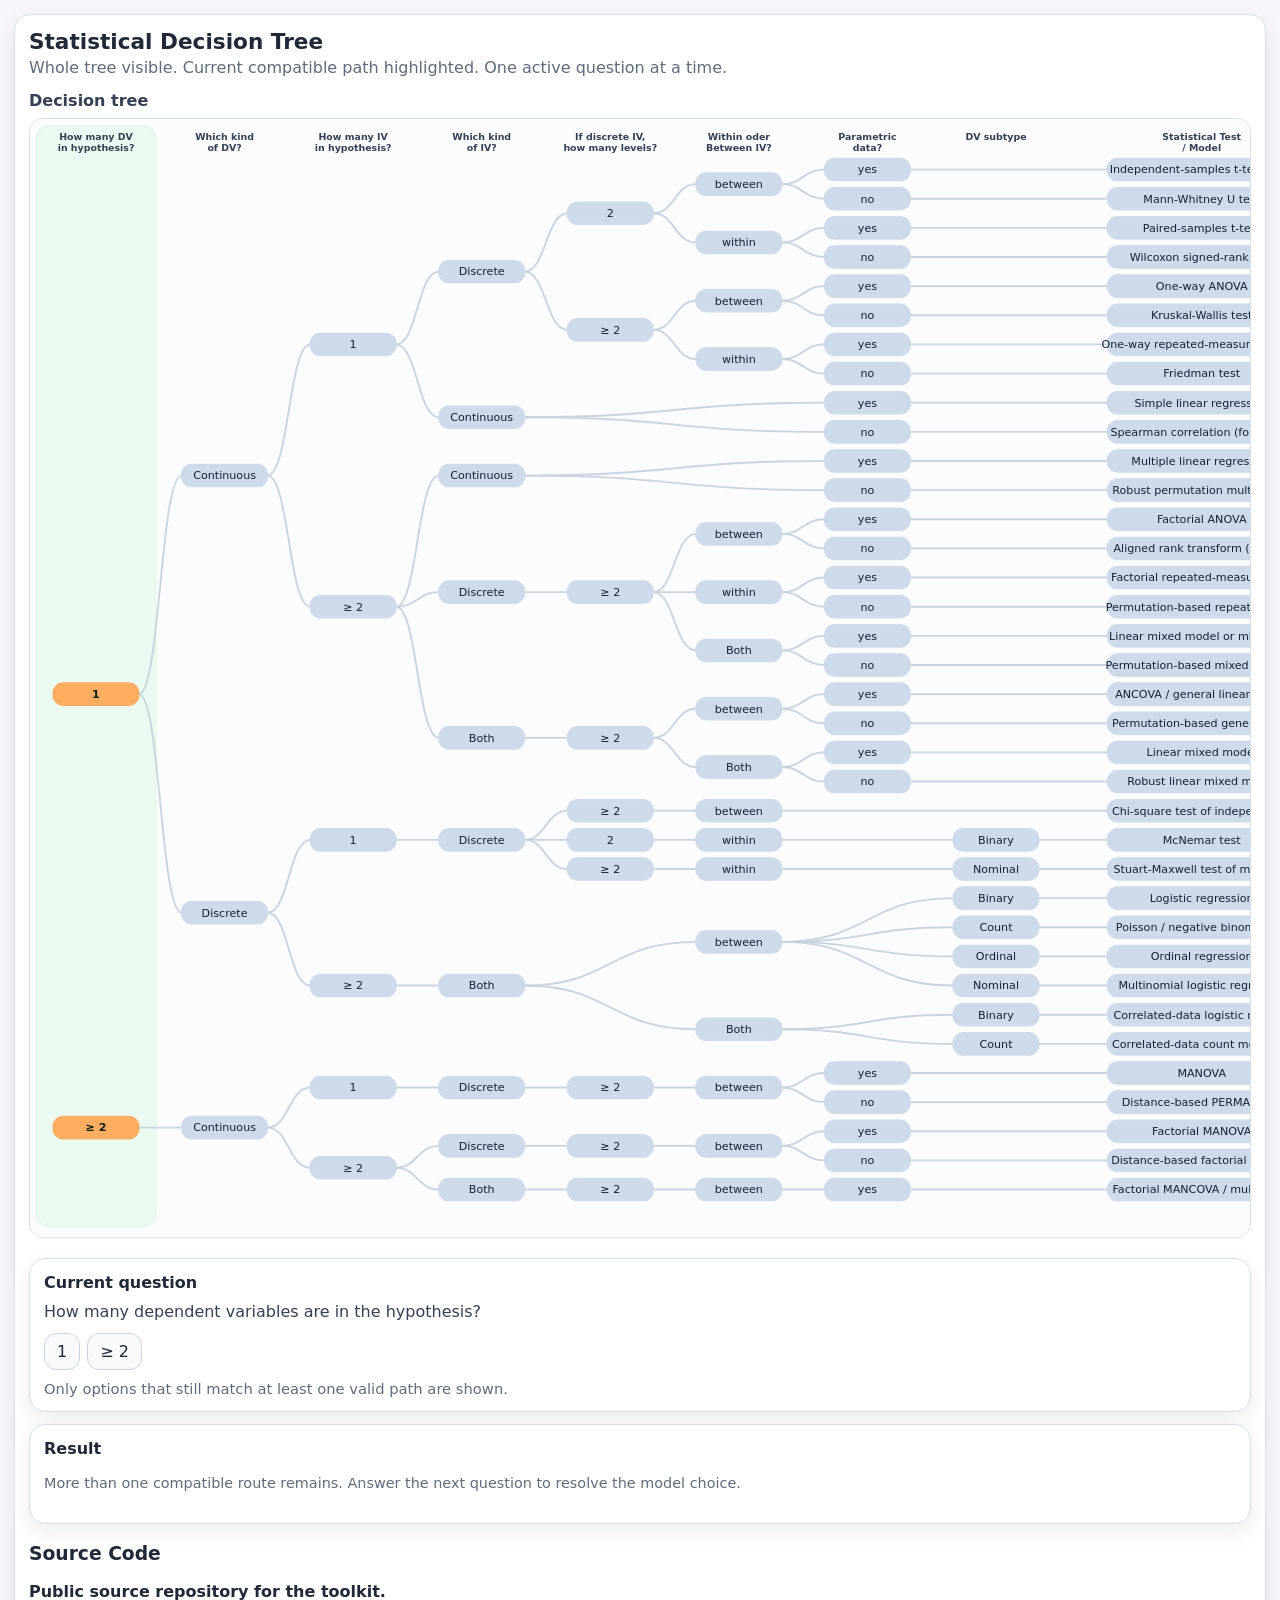
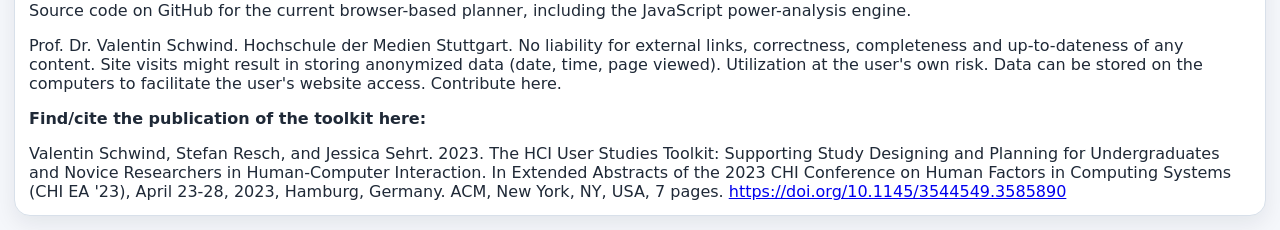
<file: stats_decision_tree_app_v39_reviewed.html>
<!doctype html>
<html lang="de">

<head>
    <meta charset="UTF-8" />
    <meta name="viewport" content="width=device-width, initial-scale=1.0" />
    <title>Statistical Decision Tree</title>
    <style>
        :root {
            --bg: #f5f7fb;
            --panel: #ffffff;
            --panel-2: #f8fafc;
            --text: #1f2937;
            --muted: #5f6b7a;
            --active: #cddaea;
            --active-border: #cddaea;
            --inactive: #e5e7eb;
            --inactive-border: #e5e7eb;
            --clickable: #ffad61;
            --clickable-border: #ffad61;
            --selected: #7ccf8b;
            --selected-border: #7ccf8b;
            --current: #80d98e;
            --current-border: #80d98e;
            --header: #344054;
            --accent: #64748b;
            --stage-highlight: rgba(114, 232, 138, 0.12);
            --stage-highlight-border: rgba(145, 228, 162, 0.28);
        }

        * {
            box-sizing: border-box;
        }

        body {
            margin: 0;
            font-family: Inter, system-ui, Arial, sans-serif;
            background: var(--bg);
            color: var(--text);
        }

        .container {
            max-width: 1580px;
            margin: 0 auto;
            padding: 14px;
        }

        .card {
            background: var(--panel);
            border: 1px solid #d8e0ea;
            border-radius: 16px;
            padding: 14px;
            box-shadow: 0 8px 22px rgba(15, 23, 42, 0.08);
        }

        .header {
            margin-bottom: 14px;
            display: flex;
            justify-content: space-between;
            gap: 12px;
            align-items: flex-end;
            flex-wrap: wrap;
        }

        .header h1 {
            margin: 0;
            font-size: 1.35rem;
        }

        .header p {
            margin: 4px 0 0;
            color: var(--muted);
        }

        .legend {
            display: flex;
            gap: 10px;
            align-items: center;
            flex-wrap: wrap;
            color: var(--muted);
            font-size: 0.92rem;
        }

        .swatch {
            width: 14px;
            height: 14px;
            border-radius: 3px;
            display: inline-block;
            vertical-align: middle;
            margin-right: 6px;
            border: 1px solid transparent;
        }

        .s-active {
            background: var(--active);
            border-color: var(--active-border);
        }

        .s-inactive {
            background: var(--inactive);
            border-color: var(--inactive-border);
        }

        .s-selected {
            background: var(--selected);
            border-color: var(--selected-border);
        }

        .view-title {
            margin: 0 0 8px;
            font-size: 1rem;
            color: var(--header);
        }

        .overview-wrap {
            position: relative;
            overflow: auto;
            border-radius: 14px;
            background: #fbfcfe;
            border: 1px solid #d8e0ea;
            padding: 6px;
        }

        #overviewSvg {
            width: 100%;
            height: auto;
            display: block;
            min-width: 1320px;
        }

        .answers {
            display: flex;
            flex-wrap: wrap;
            gap: 6px;
            margin: 8px 0 0;
        }

        .answer-chip {
            background: #eef2f7;
            color: var(--text);
            border: 1px solid #cbd5e1;
            border-radius: 999px;
            padding: 6px 11px;
            font-size: 0.92rem;
        }

        .answer-chip button {
            margin-left: 10px;
            background: transparent;
            border: none;
            color: #475569;
            cursor: pointer;
            font-size: 1rem;
            line-height: 1;
        }

        .qa-layout {
            display: grid;
            grid-template-columns: 1fr;
            gap: 12px;
            margin-top: 12px;
        }

        @media (max-width: 1100px) {
            .qa-layout {
                grid-template-columns: 1fr;
            }
        }

        .question-box h2,
        .result-box h2 {
            margin: 0 0 10px;
            font-size: 1rem;
        }

        .question-text {
            color: var(--header);
            margin-bottom: 12px;
        }

        .options {
            display: flex;
            flex-wrap: wrap;
            gap: 7px;
        }

        .option-btn {
            background: #f8fafc;
            color: var(--text);
            border: 1px solid #cbd5e1;
            padding: 8px 12px;
            border-radius: 12px;
            cursor: pointer;
            font: inherit;
        }

        .option-btn:hover {
            border-color: #94a3b8;
            background: #f1f5f9;
        }

        .option-btn:disabled {
            opacity: 0.45;
            cursor: not-allowed;
        }

        .hint {
            color: var(--muted);
            font-size: 0.92rem;
            margin-top: 10px;
        }

        .stage-header {
            font-size: 11px;
            fill: var(--header);
            text-anchor: middle;
            font-weight: 600;
        }

        .stage-highlight {
            fill: var(--stage-highlight);
            stroke: var(--stage-highlight-border);
            rx: 16;
            ry: 16;
        }

        .edge {
            fill: none;
            stroke-width: 2.2;
        }

        .node-rect {
            rx: 12;
            ry: 12;
            stroke-width: 1.5;
        }

        .node-label {
            font-size: 13px;
            dominant-baseline: middle;
            text-anchor: middle;
            pointer-events: none;
            fill: #132030;
            font-weight: 500;
        }

        .node-label.clickable-label {
            fill: #08200d;
            font-weight: 700;
        }

        .node-label.result {
            font-size: 13px;
        }

        .node-label.dark {
            fill: #6b7280;
        }

        .node {
            cursor: default;
        }

        .node.clickable {
            cursor: pointer;
        }

        .node-rect {
            transition: fill 0.16s ease, stroke 0.16s ease, filter 0.16s ease;
        }

        .mono {
            font-family:
                ui-monospace, SFMono-Regular, Menlo, Consolas, monospace;
            font-size: 0.9rem;
            line-height: 1.55;
            tab-size: 4;
            white-space: pre-wrap;
            background: #f8fafc;
            color: #1f2937;
            border: 1px solid #d8e0ea;
            border-radius: 12px;
            padding: 12px;
            overflow: auto;
        }

        .result-grid {
            display: grid;
            grid-template-columns: 1fr;
            gap: 10px;
        }

        .result-hero {
            display: grid;
            gap: 8px;
        }

        .result-title {
            font-size: 1.15rem;
            font-weight: 700;
            margin: 0;
        }

        .result-sub {
            color: var(--header);
            line-height: 1.45;
        }

        .badge-row {
            display: flex;
            flex-wrap: wrap;
            gap: 6px;
        }

        .info-grid {
            display: grid;
            grid-template-columns: 1fr 1fr;
            gap: 10px;
            align-items: start;
        }

        @media (max-width: 1100px) {
            .info-grid {
                grid-template-columns: 1fr;
            }
        }

        .info-card {
            background: #f8fafc;
            border: 1px solid #d8e0ea;
            border-radius: 12px;
            padding: 10px 12px;
        }

        .info-card h3 {
            margin: 0 0 6px;
            font-size: 0.95rem;
        }

        .info-card p {
            margin: 0;
            color: var(--text);
            line-height: 1.45;
        }

        .code-grid {
            display: grid;
            grid-template-columns: 1fr 1fr;
            gap: 12px;
            align-items: start;
        }

        @media (max-width: 1100px) {
            .code-grid {
                grid-template-columns: 1fr;
            }
        }

        .badge {
            display: inline-block;
            background: #eef2f7;
            border: 1px solid #cbd5e1;
            border-radius: 999px;
            padding: 3px 8px;
            font-size: 0.82rem;
            color: #334155;
        }

        .small {
            font-size: 0.9rem;
            color: var(--muted);
        }

        hr.sep {
            border: none;
            border-top: 1px solid #d8e0ea;
            margin: 14px 0;
        }

        .assumption-panel {
            display: grid;
            gap: 10px;
        }

        .assumption-grid {
            display: grid;
            grid-template-columns: 1fr 1fr;
            gap: 10px;
            margin-top: 4px;
            align-items: start;
        }

        @media (max-width: 1100px) {
            .assumption-grid {
                grid-template-columns: 1fr;
            }
        }

        .assumption-card {
            background: #f8fafc;
            border: 1px solid #d8e0ea;
            border-radius: 12px;
            padding: 10px 12px;
        }

        .assumption-card h3 {
            margin: 0 0 6px;
            font-size: 0.95rem;
        }

        .assumption-card p {
            margin: 0;
            color: var(--text);
            line-height: 1.5;
        }

        .decision-banner {
            background: #f8fafc;
            border: 1px solid #d8e0ea;
            border-radius: 12px;
            padding: 14px 16px;
            display: grid;
            gap: 8px;
        }

        .decision-banner strong {
            color: var(--header);
        }

        .decision-title {
            font-size: 0.76rem;
            text-transform: uppercase;
            letter-spacing: 0.05em;
            color: var(--muted);
            font-weight: 700;
        }

        .decision-rule-text {
            color: var(--text);
            line-height: 1.55;
            font-size: 0.97rem;
        }

        .decision-pill {
            display: inline-block;
            padding: 2px 8px;
            border-radius: 999px;
            border: 1px solid #cbd5e1;
            font-weight: 700;
            margin-right: 4px;
            white-space: nowrap;
        }

        .decision-pill.yes {
            background: #eaf7ee;
            border-color: #b7dec0;
            color: #14532d;
        }

        .decision-pill.no {
            background: #fff4e8;
            border-color: #ffd5ac;
            color: #9a3412;
        }

        .posthoc-panel {
            display: grid;
            gap: 12px;
        }

        .posthoc-grid {
            display: grid;
            grid-template-columns: 1fr 1fr;
            gap: 10px;
        }

        @media (max-width: 1100px) {
            .posthoc-grid {
                grid-template-columns: 1fr;
            }
        }

        .posthoc-card {
            background: #f8fafc;
            border: 1px solid #d8e0ea;
            border-radius: 12px;
            padding: 10px 12px;
        }

        .posthoc-card h3,
        .posthoc-card h4 {
            margin: 0 0 8px;
            font-size: 0.98rem;
            color: var(--header);
        }

        .posthoc-card p {
            margin: 0;
            line-height: 1.45;
        }

        .section-kicker {
            font-size: 0.76rem;
            text-transform: uppercase;
            letter-spacing: 0.05em;
            color: var(--muted);
            margin-bottom: 6px;
        }

        .choice-row {
            display: flex;
            flex-wrap: wrap;
            gap: 8px;
            margin-top: 8px;
        }

        .choice-chip {
            background: #eef2f7;
            color: var(--text);
            border: 1px solid #cbd5e1;
            border-radius: 999px;
            padding: 6px 11px;
            cursor: pointer;
            font: inherit;
        }

        .choice-chip:hover {
            background: #e2e8f0;
            border-color: #94a3b8;
        }

        .choice-chip.selected {
            background: var(--selected);
            border-color: var(--selected-border);
            color: #08200d;
            font-weight: 700;
        }

        .choice-chip:disabled,
        .choice-chip.disabled {
            opacity: 0.55;
            cursor: not-allowed;
            background: #f1f5f9;
            border-color: #cbd5e1;
        }

        .choice-chip:disabled:hover,
        .choice-chip.disabled:hover {
            background: #f1f5f9;
            border-color: #cbd5e1;
        }

        .posthoc-meta {
            display: grid;
            grid-template-columns: 1fr 1fr;
            gap: 8px;
            margin-top: 8px;
        }

        @media (max-width: 900px) {
            .posthoc-meta {
                grid-template-columns: 1fr;
            }
        }

        .meta-item {
            background: #ffffff;
            border: 1px solid #d8e0ea;
            border-radius: 10px;
            padding: 8px 10px;
        }

        .meta-label {
            font-size: 0.76rem;
            text-transform: uppercase;
            letter-spacing: 0.04em;
            color: var(--muted);
            margin-bottom: 4px;
        }

        .meta-value {
            color: var(--text);
            line-height: 1.4;
            font-size: 0.93rem;
        }

        .table-wrap {
            overflow: auto;
            margin-top: 8px;
            border: 1px solid #d8e0ea;
            border-radius: 12px;
            background: #ffffff;
        }

        .contrast-table {
            width: 100%;
            border-collapse: collapse;
            min-width: 1040px;
            font-size: 0.9rem;
        }

        .contrast-table th,
        .contrast-table td {
            padding: 8px 10px;
            border-bottom: 1px solid #e2e8f0;
            text-align: left;
            vertical-align: top;
        }

        .contrast-table th {
            background: #f1f5f9;
            color: #334155;
        }

        .contrast-table tr:last-child td {
            border-bottom: none;
        }

        .table-footnote {
            margin-top: 8px;
            color: var(--muted);
            font-size: 0.88rem;
            line-height: 1.45;
        }

        .badge-row.tight {
            gap: 5px;
        }

        .legacy-note {
            margin-top: 8px;
            color: var(--muted);
            font-size: 0.9rem;
        }

        .full-span {
            grid-column: 1 / -1;
        }

        .selected-procedure-box {
            margin-top: 10px;
            background: #ffffff;
            border: 1px solid #d8e0ea;
            border-radius: 10px;
            padding: 10px;
            display: grid;
            gap: 8px;
        }

        .selected-procedure-box h5 {
            margin: 0;
            font-size: 0.95rem;
            color: var(--header);
        }

        .selected-option-details {
            display: grid;
            gap: 10px;
            margin-top: 2px;
        }

        .nested-posthoc-card {
            background: #f8fafc;
            border: 1px solid #d8e0ea;
            border-radius: 10px;
            padding: 10px;
        }

        .nested-posthoc-card h6 {
            margin: 0 0 6px;
            font-size: 0.9rem;
            color: var(--header);
        }

        .nested-posthoc-card p {
            margin: 0;
            color: var(--text);
            line-height: 1.45;
        }

        .subsection-label {
            font-size: 0.76rem;
            text-transform: uppercase;
            letter-spacing: 0.04em;
            color: var(--muted);
            font-weight: 700;
        }

        .details-card {
            padding: 0;
            overflow: hidden;
        }

        .details-card summary {
            cursor: pointer;
            padding: 10px 12px;
            font-weight: 600;
            color: var(--header);
            list-style: none;
        }

        .details-card summary::-webkit-details-marker {
            display: none;
        }

        .details-card[open] summary {
            border-bottom: 1px solid #d8e0ea;
            background: #f1f5f9;
        }

        .details-body {
            padding: 10px 12px 12px;
        }

        .posthoc-code-title {
            margin: 0 0 8px;
            font-size: 0.98rem;
            color: var(--header);
        }

        .unified-panel {
            display: grid;
            gap: 10px;
        }

        .unified-intro {
            background: #f8fafc;
            border: 1px solid #d8e0ea;
            border-radius: 12px;
            padding: 10px 12px;
        }

        .unified-intro h3 {
            margin: 0 0 8px;
            font-size: 1.34rem;
            color: var(--header);
            line-height: 1.3;
        }

        .unified-intro p {
            margin: 0;
            line-height: 1.5;
        }

        .unified-grid {
            display: grid;
            grid-template-columns: 1fr 1fr;
            gap: 10px;
            align-items: start;
        }

        @media (max-width: 1100px) {
            .unified-grid {
                grid-template-columns: 1fr;
            }
        }

        .unified-card {
            background: #f8fafc;
            border: 1px solid #d8e0ea;
            border-radius: 12px;
            padding: 10px 12px;
            display: grid;
            gap: 8px;
            align-content: start;
        }

        .unified-card h3,
        .unified-card h4,
        .unified-card h5 {
            margin: 0 0 8px;
            font-size: 1rem;
            color: var(--header);
            line-height: 1.35;
        }

        .unified-card p {
            margin: 0;
            line-height: 1.5;
        }

        .selected-detail-box {
            background: #f8fafc;
            border: 1px solid #d8e0ea;
            border-radius: 12px;
            padding: 10px 12px;
            display: grid;
            gap: 10px;
        }

        .selected-detail-box h4 {
            margin: 0;
            font-size: 0.98rem;
            color: var(--header);
        }

        .selected-detail-box p {
            margin: 0;
            line-height: 1.5;
        }


        .effect-summary-text {
            margin-top: 2px;
            color: var(--text);
        }

        .effect-interpret-grid {
            display: grid;
            grid-template-columns: 1fr 1fr;
            gap: 10px;
            margin-top: 10px;
            align-items: start;
        }

        @media (max-width: 1100px) {
            .effect-interpret-grid {
                grid-template-columns: 1fr;
            }
        }

        .effect-interpret-card {
            background: #ffffff;
            border: 1px solid #d8e0ea;
            border-radius: 12px;
            padding: 10px 12px;
        }

        .effect-interpret-card h4 {
            margin: 0 0 6px;
            font-size: 0.95rem;
            color: var(--header);
        }

        .effect-interpret-card p {
            margin: 0;
            line-height: 1.45;
        }

        .effect-interpret-table {
            width: 100%;
            border-collapse: collapse;
            margin-top: 8px;
            font-size: 0.88rem;
        }

        .effect-interpret-table th,
        .effect-interpret-table td {
            border: 1px solid #d8e0ea;
            padding: 7px 8px;
            text-align: left;
            vertical-align: top;
        }

        .effect-interpret-table th {
            background: #f1f5f9;
            color: #334155;
            font-weight: 600;
        }

        .effect-interpret-note {
            margin-top: 8px;
            color: var(--muted);
            font-size: 0.88rem;
        }


        .code-card {
            display: grid;
            gap: 10px;
        }

        .code-card-section {
            display: grid;
            gap: 6px;
        }

        .code-card-section h4 {
            margin: 0;
            font-size: 0.9rem;
            color: var(--header);
        }

        .interpretation-panel {
            display: grid;
            gap: 10px;
        }

        .interpretation-card {
            background: #ffffff;
            border: 1px solid #d8e0ea;
            border-radius: 12px;
            padding: 10px 12px;
        }

        .interpretation-card h4 {
            margin: 0 0 6px;
            font-size: 0.98rem;
            color: var(--header);
        }

        .interpretation-card p {
            margin: 0;
            line-height: 1.5;
        }

        .interpretation-table {
            width: 100%;
            border-collapse: collapse;
            margin-top: 8px;
            font-size: 0.88rem;
        }

        .interpretation-table th,
        .interpretation-table td {
            border: 1px solid #d8e0ea;
            padding: 7px 8px;
            text-align: left;
            vertical-align: top;
        }

        .interpretation-table th {
            background: #f1f5f9;
            color: #334155;
            font-weight: 600;
        }

        .interpretation-sources {
            margin-top: 8px;
            font-size: 0.86rem;
            line-height: 1.5;
            color: var(--muted);
        }


        .qa-layout > .card,
        .unified-panel > *,
        .assumption-panel > *,
        .effect-interpret-grid > *,
        .code-grid > *,
        .unified-grid > * {
            align-self: start;
        }

        .unified-intro p,
        .unified-card p,
        .assumption-card p,
        .posthoc-card p,
        .details-body p,
        .meta-value,
        .effect-interpret-card p,
        .interpretation-card p,
        .effect-interpret-note,
        .legacy-note,
        .table-footnote,
        .small {
            line-height: 1.55;
        }

        .interpretation-panel .effect-interpret-grid {
            margin-top: 0;
        }

        .help-text-box {
            background: #ffffff;
            border: 1px solid #d8e0ea;
            border-radius: 10px;
            padding: 10px 12px;
            margin-top: 2px;
        }

        .help-text-box h4 {
            margin: 0 0 6px;
            font-size: 0.92rem;
            color: var(--header);
            line-height: 1.4;
        }

        .help-text-box p {
            margin: 0;
            line-height: 1.55;
        }

        .interpretation-sources strong {
            color: var(--header);
        }

        .interpretation-sources a {
            color: #2563eb;
            text-decoration: none;
        }

        .interpretation-sources a:hover {
            text-decoration: underline;
        }

        .effect-name-list {
            display: flex;
            flex-wrap: wrap;
            gap: 6px;
            margin-top: 8px;
        }

    </style>
</head>

<body>
    <div class="container">
        <div class="card">
            <div class="header">
                <div>
                    <h1>Statistical Decision Tree</h1>
                    <p>
                        Whole tree visible. Current compatible path
                        highlighted. One active question at a time.
                    </p>
                </div>
            </div> 
            <h2 class="view-title" id="treeSection">Decision tree</h2>
            <div class="overview-wrap"><svg id="overviewSvg"></svg></div>
            <div class="answers" id="answers"></div>
            <div class="qa-layout">
                <div class="card question-box" id="questionSection">
                    <h2>Current question</h2>
                    <div id="questionArea"></div>
                </div>
                <div class="card result-box">
                    <h2>Result</h2>
                    <div id="resultArea">
                        <p class="small">
                            The test / model appears after the last required
                            question has been answered.
                        </p>
                    </div>
                </div>
            </div>
            <div class="footer-note">
                <h3>Source Code</h3>
                <p>
                    <strong>Public source repository for the toolkit.</strong><br />Source code on GitHub for the
                    current
                    browser-based planner, including the JavaScript
                    power-analysis engine.
                </p>
                <p>
                    Prof. Dr. Valentin Schwind. Hochschule der Medien Stuttgart. No liability for external links,
                    correctness, completeness and up-to-dateness of any
                    content. Site visits might result in storing anonymized
                    data (date, time, page viewed). Utilization at the
                    user's own risk. Data can be stored on the computers to
                    facilitate the user's website access. Contribute here.
                </p>
                <p>
                    <strong>Find/cite the publication of the toolkit
                        here:</strong>
                </p>
                <div class="cite-block">
                    Valentin Schwind, Stefan Resch, and Jessica Sehrt. 2023.
                    The HCI User Studies Toolkit: Supporting Study Designing
                    and Planning for Undergraduates and Novice Researchers
                    in Human-Computer Interaction. In Extended Abstracts of
                    the 2023 CHI Conference on Human Factors in Computing
                    Systems (CHI EA '23), April 23-28, 2023, Hamburg,
                    Germany. ACM, New York, NY, USA, 7 pages.
                    <a href="https://doi.org/10.1145/3544549.3585890">https://doi.org/10.1145/3544549.3585890</a>
                </div>
            </div>
        </div>
    </div>
    <script>
        /* =============================
           Core decision-tree dataset
           ============================= */
        const rows = [
            {
                id: "A01",
                dv_count: "1",
                dv_kind: "continuous",
                iv_count: "1",
                iv_kind: "discrete",
                iv_levels: "2",
                design: "between",
                dv_parametric: "yes",
                dv_subtype: "",
                route: "",
                status: "resolved",
                recommended_test:
                    "Independent-samples t-test (Welch default)",
                what_it_does:
                    "Compares two independent group means on one continuous DV.",
                r_code: "fit <- t.test(y ~ group, data = df, var.equal = FALSE)",
                python_code:
                    "from scipy import stats\nstats.ttest_ind(x1, x2, equal_var=False)",
                bayes_test: "Bayesian independent-samples t-test",
                bayes_r_code:
                    "library(BayesFactor)\nttestBF(formula = y ~ group, data = df)",
                bayes_python_code:
                    "import pingouin as pg\npg.ttest(x1, x2, paired=False)",
                effect_sizes: "Cohen's d, Hedges' g",
                follow_up_questions:
                    "Check outliers, variance heterogeneity, CI for mean difference, and whether an equivalence test is needed.",
                equivalence_option:
                    "TOST after defining equivalence bounds.",
            },
            {
                id: "A02",
                dv_count: "1",
                dv_kind: "continuous",
                iv_count: "1",
                iv_kind: "discrete",
                iv_levels: "2",
                design: "within",
                dv_parametric: "yes",
                dv_subtype: "",
                route: "",
                status: "resolved",
                recommended_test: "Paired-samples t-test",
                what_it_does:
                    "Tests whether the mean paired difference differs from zero.",
                r_code: "fit <- t.test(df$y1, df$y2, paired = TRUE)",
                python_code:
                    "from scipy import stats\nstats.ttest_rel(x1, x2)",
                bayes_test: "Bayesian paired t-test",
                bayes_r_code:
                    "library(BayesFactor)\nttestBF(x = df$y1, y = df$y2, paired = TRUE)",
                bayes_python_code:
                    "import pingouin as pg\npg.ttest(x1, x2, paired=True)",
                effect_sizes: "Cohen's dz, Hedges' gav",
                follow_up_questions:
                    "Check normality of difference scores and whether agreement or equivalence is the real goal.",
                equivalence_option: "Paired TOST is available.",
            },
            {
                id: "A03",
                dv_count: "1",
                dv_kind: "continuous",
                iv_count: "1",
                iv_kind: "discrete",
                iv_levels: "2",
                design: "between",
                dv_parametric: "no",
                dv_subtype: "",
                route: "",
                status: "resolved",
                recommended_test: "Mann-Whitney U test",
                what_it_does:
                    "Nonparametric comparison of two independent groups.",
                r_code: "fit <- wilcox.test(y ~ group, data = df, exact = FALSE)",
                python_code:
                    'from scipy import stats\nstats.mannwhitneyu(x1, x2, alternative="two-sided")',
                bayes_test: "",
                bayes_r_code: "",
                bayes_python_code: "# not available: no standard maintained Python package provides a simple default Bayesian contingency-table test analogous to BayesFactor::contingencyTableBF",
                effect_sizes: "rank-biserial r, Cliff's delta",
                follow_up_questions:
                    "If shapes differ strongly, consider Brunner-Munzel or permutation testing.",
                equivalence_option: "No simple standard TOST analogue.",
            },
            {
                id: "A04",
                dv_count: "1",
                dv_kind: "continuous",
                iv_count: "1",
                iv_kind: "discrete",
                iv_levels: "2",
                design: "within",
                dv_parametric: "no",
                dv_subtype: "",
                route: "",
                status: "resolved",
                recommended_test: "Wilcoxon signed-rank test",
                what_it_does:
                    "Nonparametric paired comparison based on signed ranks.",
                r_code: "fit <- wilcox.test(df$y1, df$y2, paired = TRUE, exact = FALSE)",
                python_code:
                    "from scipy import stats\nstats.wilcoxon(x1, x2)",
                bayes_test: "",
                bayes_r_code: "",
                bayes_python_code: "# not available: no standard maintained Python package provides a simple default Bayesian contingency-table test analogous to BayesFactor::contingencyTableBF",
                effect_sizes: "matched rank-biserial r",
                follow_up_questions:
                    "Check symmetry of pairwise differences; otherwise consider a sign test.",
                equivalence_option: "No simple standard TOST analogue.",
            },
            {
                id: "A05",
                dv_count: "1",
                dv_kind: "continuous",
                iv_count: "1",
                iv_kind: "discrete",
                iv_levels: "gt2",
                design: "between",
                dv_parametric: "yes",
                dv_subtype: "",
                route: "",
                status: "resolved",
                recommended_test: "One-way ANOVA",
                what_it_does:
                    "Tests whether at least one independent group mean differs.",
                r_code: "fit <- aov(y ~ group, data = df)\nsummary(fit)",
                python_code:
                    'import statsmodels.api as sm\nimport statsmodels.formula.api as smf\nfit = smf.ols("y ~ C(group)", data=df).fit()\nsm.stats.anova_lm(fit, typ=2)',
                bayes_test: "Bayesian one-way ANOVA",
                bayes_r_code:
                    "library(BayesFactor)\nanovaBF(y ~ group, data = df)",
                bayes_python_code:
                    'import bambi as bmb\nmodel = bmb.Model("y ~ group", df)\nidata = model.fit()',
                effect_sizes: "eta^2, partial eta^2, omega^2, Cohen's f",
                follow_up_questions:
                    "If variances are unequal, use Welch ANOVA. If omnibus is significant, add post hoc tests.",
                equivalence_option:
                    "Omnibus equivalence is possible after defining an effect bound.",
            },
            {
                id: "A06",
                dv_count: "1",
                dv_kind: "continuous",
                iv_count: "1",
                iv_kind: "discrete",
                iv_levels: "gt2",
                design: "within",
                dv_parametric: "yes",
                dv_subtype: "",
                route: "",
                status: "resolved",
                recommended_test:
                    "One-way repeated-measures ANOVA or linear mixed model",
                what_it_does:
                    "Tests repeated condition means from the same subjects; a linear mixed model is often preferable when data are incomplete, unbalanced, or more flexible covariance structures are needed.",
                r_code: 'library(afex)\nfit_aov <- aov_ez(id = "subject", dv = "y", within = "condition", data = df)\nfit_aov\n\n# or mixed model\nlibrary(lme4)\nfit_lmm <- lmer(y ~ condition + (1|subject), data = df)\nsummary(fit_lmm)',
                python_code:
                    'import pingouin as pg\npg.rm_anova(data=df, dv="y", within="condition", subject="subject", detailed=True)\n\n# or mixed model\nimport statsmodels.formula.api as smf\nfit_lmm = smf.mixedlm("y ~ condition", data=df, groups=df["subject"]).fit()\nprint(fit_lmm.summary())',
                bayes_test:
                    "Bayesian repeated-measures ANOVA / multilevel Gaussian model",
                bayes_r_code:
                    'library(BayesFactor)\nanovaBF(y ~ condition + subject, data = df, whichRandom = "subject")',
                bayes_python_code:
                    'import bambi as bmb\nmodel = bmb.Model("y ~ condition + (1|subject)", df)\nidata = model.fit()',
                effect_sizes:
                    "partial eta^2, generalized eta^2, marginal / conditional R^2",
                follow_up_questions:
                    "If any within effect has >2 levels, check sphericity and apply GG/HF corrections if needed; prefer a mixed model when data are missing or the repeated structure is more complex.",
                equivalence_option:
                    "Use omnibus equivalence or planned paired TOSTs.",
            },
            {
                id: "A07",
                dv_count: "1",
                dv_kind: "continuous",
                iv_count: "1",
                iv_kind: "discrete",
                iv_levels: "gt2",
                design: "between",
                dv_parametric: "no",
                dv_subtype: "",
                route: "",
                status: "resolved",
                recommended_test: "Kruskal-Wallis test",
                what_it_does:
                    "Nonparametric omnibus comparison for more than two independent groups.",
                r_code: "fit <- kruskal.test(y ~ group, data = df)",
                python_code:
                    'from scipy import stats\nstats.kruskal(*(d["y"].values for _, d in df.groupby("group")))',
                bayes_test: "",
                bayes_r_code: "",
                bayes_python_code: "# not available: no standard maintained Python package provides a simple default Bayesian contingency-table test analogous to BayesFactor::contingencyTableBF",
                effect_sizes: "epsilon^2, eta^2(H)",
                follow_up_questions:
                    "If significant, add pairwise post hocs with multiplicity correction.",
                equivalence_option: "",
            },
            {
                id: "A08",
                dv_count: "1",
                dv_kind: "continuous",
                iv_count: "1",
                iv_kind: "discrete",
                iv_levels: "gt2",
                design: "within",
                dv_parametric: "no",
                dv_subtype: "",
                route: "",
                status: "resolved",
                recommended_test: "Friedman test",
                what_it_does:
                    "Nonparametric omnibus test for repeated measurements across >2 conditions.",
                r_code: "fit <- friedman.test(y ~ condition | subject, data = df)",
                python_code:
                    "from scipy import stats\nstats.friedmanchisquare(x1, x2, x3)",
                bayes_test: "",
                bayes_r_code: "",
                bayes_python_code: "# not available: no standard maintained Python package provides a simple default Bayesian contingency-table test analogous to BayesFactor::contingencyTableBF",
                effect_sizes: "Kendall's W",
                follow_up_questions:
                    "If significant, add pairwise Wilcoxon signed-rank follow-ups with p-adjustment.",
                equivalence_option: "",
            },
            {
                id: "A09",
                dv_count: "1",
                dv_kind: "continuous",
                iv_count: "1",
                iv_kind: "continuous",
                iv_levels: "",
                design: "",
                dv_parametric: "yes",
                dv_subtype: "",
                route: "",
                status: "resolved",
                recommended_test: "Simple linear regression",
                what_it_does:
                    "Models one continuous predictor for one continuous outcome.",
                r_code: "fit <- lm(y ~ x, data = df)\nsummary(fit)",
                python_code:
                    'import statsmodels.formula.api as smf\nfit = smf.ols("y ~ x", data=df).fit()\nprint(fit.summary())',
                bayes_test: "Bayesian linear regression",
                bayes_r_code:
                    "library(BayesFactor)\nlmBF(y ~ x, data = df)",
                bayes_python_code:
                    'import bambi as bmb\nmodel = bmb.Model("y ~ x", df)\nidata = model.fit()',
                effect_sizes: "R^2, adjusted R^2, standardized beta, f^2",
                follow_up_questions:
                    "Check linearity, heteroskedasticity, influential observations, and whether slope equivalence is of interest.",
                equivalence_option:
                    "Usually via ROPE/HDI or SESOI for the slope.",
            },
            {
                id: "A10",
                dv_count: "1",
                dv_kind: "continuous",
                iv_count: "1",
                iv_kind: "continuous",
                iv_levels: "",
                design: "",
                dv_parametric: "no",
                dv_subtype: "",
                route: "",
                status: "resolved",
                recommended_test:
                    "Spearman correlation (for monotonic association) or robust / permutation-based simple regression (for slope estimation)",
                what_it_does:
                    "Uses Spearman correlation when the goal is to quantify a monotonic association; uses a robust or permutation-based regression when the goal is to estimate and test a slope under violated assumptions.",
                r_code: 'cor.test(df$x, df$y, method = "spearman", exact = FALSE)\n# or robustbase::lmrob(y ~ x, data = df)\n# or a permutation-based regression test',
                python_code:
                    'from scipy import stats\nstats.spearmanr(df["x"], df["y"])\n# or use a robust / permutation regression implementation',
                bayes_test: "",
                bayes_r_code: "",
                bayes_python_code: "# not available: no standard maintained Python package provides a simple default Bayesian contingency-table test analogous to BayesFactor::contingencyTableBF",
                effect_sizes:
                    "rho (association) or slope-based measures (e.g., standardized beta, robust R^2)",
                follow_up_questions:
                    "Decide explicitly whether the research question concerns association (rank-based) or a directional slope model; inspect monotonicity, outliers, and leverage.",
                equivalence_option: "",
            },
            {
                id: "A11",
                dv_count: "1",
                dv_kind: "continuous",
                iv_count: "ge2",
                iv_kind: "continuous",
                iv_levels: "",
                design: "",
                dv_parametric: "yes",
                dv_subtype: "",
                route: "",
                status: "resolved",
                recommended_test: "Multiple linear regression",
                what_it_does:
                    "Models several continuous predictors for one continuous outcome.",
                r_code: "fit <- lm(y ~ x1 + x2 + x3, data = df)\nsummary(fit)",
                python_code:
                    'import statsmodels.formula.api as smf\nfit = smf.ols("y ~ x1 + x2 + x3", data=df).fit()\nprint(fit.summary())',
                bayes_test: "Bayesian multiple regression",
                bayes_r_code:
                    "library(BayesFactor)\nlmBF(y ~ x1 + x2 + x3, data = df)",
                bayes_python_code:
                    'import bambi as bmb\nmodel = bmb.Model("y ~ x1 + x2 + x3", df)\nidata = model.fit()',
                effect_sizes: "R^2, adjusted R^2, f^2, semi-partial R^2",
                follow_up_questions:
                    "Check collinearity, interactions, nonlinearity, and influence.",
                equivalence_option: "Usually via ROPE/HDI on coefficients.",
            },
            {
                id: "A12",
                dv_count: "1",
                dv_kind: "continuous",
                iv_count: "ge2",
                iv_kind: "continuous",
                iv_levels: "",
                design: "",
                dv_parametric: "no",
                dv_subtype: "",
                route: "",
                status: "resolved",
                recommended_test: "Robust permutation multiple regression",
                what_it_does:
                    "Uses a robust or permutation-based multiple regression when classical assumptions are not acceptable.",
                r_code: "fit <- robustbase::lmrob(y ~ x1 + x2 + x3, data = df)",
                python_code:
                    "# use a robust or permutation regression implementation",
                bayes_test: "",
                bayes_r_code: "",
                bayes_python_code: "# not available: no standard maintained Python package provides a simple default Bayesian contingency-table test analogous to BayesFactor::contingencyTableBF",
                effect_sizes: "model-dependent",
                follow_up_questions:
                    "Decide whether robust estimation, permutation inference, or both are needed.",
                equivalence_option: "",
            },
            {
                id: "A13",
                dv_count: "1",
                dv_kind: "continuous",
                iv_count: "ge2",
                iv_kind: "discrete",
                iv_levels: "2_or_gt2",
                design: "between",
                dv_parametric: "yes",
                dv_subtype: "",
                route: "",
                status: "resolved",
                recommended_test: "Factorial ANOVA",
                what_it_does:
                    "Tests main effects and interactions of multiple between-subject categorical IVs.",
                r_code: "library(car)\noptions(contrasts = c('contr.sum', 'contr.poly'))\nfit <- lm(y ~ A * B, data = df)\nAnova(fit, type = 3)",
                python_code:
                    'import statsmodels.api as sm\nimport statsmodels.formula.api as smf\nfit = smf.ols("y ~ C(A, Sum) * C(B, Sum)", data=df).fit()\nsm.stats.anova_lm(fit, typ=3)',
                bayes_test: "Bayesian factorial ANOVA",
                bayes_r_code:
                    "library(BayesFactor)\ngeneralTestBF(y ~ A * B, data = df)",
                bayes_python_code:
                    'import bambi as bmb\nmodel = bmb.Model("y ~ A * B", df)\nidata = model.fit()',
                effect_sizes: "partial eta^2, omega^2, Cohen's f",
                follow_up_questions:
                    "Probe interactions with simple effects or estimated marginal means; ensure your sums-of-squares choice matches the contrast coding and design.",
                equivalence_option:
                    "Omnibus equivalence is possible after defining a bound.",
            },
            {
                id: "A14",
                dv_count: "1",
                dv_kind: "continuous",
                iv_count: "ge2",
                iv_kind: "discrete",
                iv_levels: "2_or_gt2",
                design: "within",
                dv_parametric: "yes",
                dv_subtype: "",
                route: "",
                status: "resolved",
                recommended_test:
                    "Factorial repeated-measures ANOVA or linear mixed model",
                what_it_does:
                    "Tests multiple within-subject categorical IVs and their interaction; a linear mixed model is often preferable with missing data or more complex repeated structures.",
                r_code: 'library(afex)\nfit_aov <- aov_ez(id = "subject", dv = "y", within = c("A","B"), data = df)\nfit_aov\n\n# or mixed model\nlibrary(lme4)\nfit_lmm <- lmer(y ~ A * B + (1|subject), data = df)\nsummary(fit_lmm)',
                python_code:
                    'import pingouin as pg\npg.rm_anova(data=df, dv="y", within=["A","B"], subject="subject", detailed=True)\n\n# or mixed model\nimport statsmodels.formula.api as smf\nfit_lmm = smf.mixedlm("y ~ A * B", data=df, groups=df["subject"]).fit()\nprint(fit_lmm.summary())',
                bayes_test:
                    "Bayesian repeated-measures ANOVA / multilevel Gaussian model",
                bayes_r_code:
                    'library(BayesFactor)\nanovaBF(y ~ A * B + subject, data = df, whichRandom = "subject")',
                bayes_python_code:
                    'import bambi as bmb\nmodel = bmb.Model("y ~ A * B + (1|subject)", df)\nidata = model.fit()',
                effect_sizes:
                    "partial eta^2, generalized eta^2, marginal / conditional R^2",
                follow_up_questions:
                    "For effects with >2 repeated levels, assess sphericity and use corrected dfs if needed; prefer a mixed model when observations are missing or the covariance structure is more complex.",
                equivalence_option: "",
            },
            {
                id: "A15",
                dv_count: "1",
                dv_kind: "continuous",
                iv_count: "ge2",
                iv_kind: "discrete",
                iv_levels: "2_or_gt2",
                design: "both",
                dv_parametric: "yes",
                dv_subtype: "",
                route: "",
                status: "resolved",
                recommended_test: "Linear mixed model or mixed ANOVA",
                what_it_does:
                    "Handles both within- and between-subject categorical IVs on one continuous DV; linear mixed models are often preferable because they are more flexible for missing or unbalanced repeated data.",
                r_code: "library(lme4)\nfit <- lmer(y ~ between_factor * within_factor + (1|subject), data = df)\nsummary(fit)\n\n# classical alternative for balanced complete data: mixed ANOVA",
                python_code:
                    'import statsmodels.formula.api as smf\nfit = smf.mixedlm("y ~ between_factor * within_factor", data=df, groups=df["subject"]).fit()\nprint(fit.summary())',
                bayes_test: "Bayesian Gaussian mixed model",
                bayes_r_code:
                    "library(rstanarm)\nstan_glmer(y ~ between_factor * within_factor + (1|subject), data = df, family = gaussian())",
                bayes_python_code:
                    'import bambi as bmb\nmodel = bmb.Model("y ~ between_factor * within_factor + (1|subject)", df)\nidata = model.fit()',
                effect_sizes: "marginal / conditional R^2, partial eta^2",
                follow_up_questions:
                    "Use a classical mixed ANOVA mainly for balanced complete data; otherwise prefer a mixed model and consider whether random slopes are needed.",
                equivalence_option:
                    "Usually via ROPE/HDI on fixed effects.",
            },
            {
                id: "A16a",
                dv_count: "1",
                dv_kind: "continuous",
                iv_count: "ge2",
                iv_kind: "discrete",
                iv_levels: "2_or_gt2",
                design: "between",
                dv_parametric: "no",
                dv_subtype: "",
                route: "",
                status: "resolved",
                recommended_test:
                    "Aligned rank transform (ART) ANOVA or permutation-based factorial model",
                what_it_does:
                    "Provides a nonparametric factorial alternative for purely categorical between-subject factors using aligned rank transforms; permutation-based factorial models are often a robust alternative.",
                r_code: "library(ARTool)\nfit <- art(y ~ A * B, data = df)\nanova(fit)\n# alternatively consider a permutation-based factorial model",
                python_code:
                    "# not found: a broadly adopted Python ART implementation comparable to R ARTool\n# for factorial nonparametric models, prefer R ARTool or vegan/permuco workflows",
                bayes_test: "",
                bayes_r_code: "",
                bayes_python_code: "# not available: no standard maintained Python package provides a simple default Bayesian contingency-table test analogous to BayesFactor::contingencyTableBF",
                effect_sizes:
                    "typically contrast-based effect sizes; optionally R^2-like summaries",
                follow_up_questions:
                    "Use ART only for purely categorical factors; verify interaction effects carefully and consider permutation-based approaches if assumptions or interpretation are unclear.",
                equivalence_option: "",
            },
            {
                id: "A16b",
                dv_count: "1",
                dv_kind: "continuous",
                iv_count: "ge2",
                iv_kind: "discrete",
                iv_levels: "2_or_gt2",
                design: "within",
                dv_parametric: "no",
                dv_subtype: "",
                route: "",
                status: "resolved",
                recommended_test:
                    "Permutation-based repeated-measures model or aligned-rank-transform approach (with explicit subject structure)",
                what_it_does:
                    "Provides a nonparametric route for repeated-measures categorical factors; permutation-based repeated-measures methods are often preferable, while ART requires careful specification of the subject/error structure.",
                r_code: "# ART (requires explicit error structure)\nlibrary(ARTool)\nfit <- art(y ~ A * B + Error(subject/(A*B)), data = df)\nanova(fit)\n\n# alternatively consider a permutation-based repeated-measures model",
                python_code:
                    "# not found: a standard mainstream Python package offering a direct repeated-measures permutation model comparable to the R route used here",
                bayes_test: "",
                bayes_r_code: "",
                bayes_python_code: "# not available: no standard maintained Python package provides a simple default Bayesian contingency-table test analogous to BayesFactor::contingencyTableBF",
                effect_sizes:
                    "typically contrast-based effect sizes; optionally R^2-like summaries",
                follow_up_questions:
                    "Ensure the repeated-measures structure is modeled explicitly; consider whether permutation-based inference is more appropriate or interpretable than ART.",
                equivalence_option: "",
            },
            {
                id: "A16c",
                dv_count: "1",
                dv_kind: "continuous",
                iv_count: "ge2",
                iv_kind: "discrete",
                iv_levels: "2_or_gt2",
                design: "both",
                dv_parametric: "no",
                dv_subtype: "",
                route: "",
                status: "resolved",
                recommended_test:
                    "Permutation-based mixed model or aligned-rank-transform approach (with explicit clustering)",
                what_it_does:
                    "Provides a nonparametric route for mixed categorical designs; permutation-based mixed-model approaches are often preferred, while ART requires explicit modeling of subject-level clustering.",
                r_code: "# ART (requires explicit clustering structure)\nlibrary(ARTool)\nfit <- art(y ~ between_factor * within_factor + Error(subject/within_factor), data = df)\nanova(fit)\n\n# alternatively consider a permutation-based mixed model",
                python_code:
                    "# not found: a standard mainstream Python package offering a direct mixed-design permutation model comparable to the R route used here",
                bayes_test: "",
                bayes_r_code: "",
                bayes_python_code: "# not available: no standard maintained Python package provides a simple default Bayesian contingency-table test analogous to BayesFactor::contingencyTableBF",
                effect_sizes:
                    "typically contrast-based effect sizes; optionally R^2-like summaries",
                follow_up_questions:
                    "Model subject-level dependence explicitly; for complex or unbalanced designs, permutation-based mixed models are often more robust and interpretable.",
                equivalence_option: "",
            },
            {
                id: "A17",
                dv_count: "1",
                dv_kind: "continuous",
                iv_count: "ge2",
                iv_kind: "both",
                iv_levels: "2_or_gt2_plus_cont",
                design: "between",
                dv_parametric: "yes",
                dv_subtype: "",
                route: "",
                status: "resolved",
                recommended_test: "ANCOVA / general linear model",
                what_it_does:
                    "Combines categorical factors and continuous covariates for one continuous DV.",
                r_code: "fit <- lm(y ~ group * x1 + x2, data = df)\nsummary(fit)",
                python_code:
                    'import statsmodels.formula.api as smf\nfit = smf.ols("y ~ C(group) * x1 + x2", data=df).fit()\nprint(fit.summary())',
                bayes_test:
                    "Bayesian ANCOVA / regression with factors and covariates",
                bayes_r_code:
                    "library(BayesFactor)\ngeneralTestBF(y ~ group * x1 + x2, data = df)",
                bayes_python_code:
                    'import bambi as bmb\nmodel = bmb.Model("y ~ group * x1 + x2", df)\nidata = model.fit()',
                effect_sizes:
                    "partial eta^2 for factors, standardized beta / R^2 for covariates",
                follow_up_questions:
                    "Check homogeneity of regression slopes and probe interactions with simple slopes.",
                equivalence_option: "",
            },
            {
                id: "A18",
                dv_count: "1",
                dv_kind: "continuous",
                iv_count: "ge2",
                iv_kind: "both",
                iv_levels: "2_or_gt2_plus_cont",
                design: "both",
                dv_parametric: "yes",
                dv_subtype: "",
                route: "",
                status: "resolved",
                recommended_test: "Linear mixed model",
                what_it_does:
                    "Handles repeated observations plus categorical and continuous predictors.",
                r_code: "library(lme4)\nfit <- lmer(y ~ between_factor * within_factor * x1 + (1|subject), data = df)\nsummary(fit)",
                python_code:
                    'import statsmodels.formula.api as smf\nfit = smf.mixedlm("y ~ between_factor * within_factor * x1", data=df, groups=df["subject"]).fit()\nprint(fit.summary())',
                bayes_test: "Bayesian Gaussian mixed model",
                bayes_r_code:
                    "library(rstanarm)\nstan_glmer(y ~ between_factor * within_factor * x1 + (1|subject), data = df, family = gaussian())",
                bayes_python_code:
                    'import bambi as bmb\nmodel = bmb.Model("y ~ between_factor * within_factor * x1 + (1|subject)", df)\nidata = model.fit()',
                effect_sizes:
                    "marginal R^2, conditional R^2, standardized beta, f^2",
                follow_up_questions:
                    "Consider random slopes, missing repeated values, and follow-up contrasts.",
                equivalence_option: "",
            },
            {
                id: "A19",
                dv_count: "1",
                dv_kind: "continuous",
                iv_count: "ge2",
                iv_kind: "both",
                iv_levels: "2_or_gt2_plus_cont",
                design: "both",
                dv_parametric: "no",
                dv_subtype: "",
                route: "",
                status: "resolved",
                recommended_test: "Robust linear mixed model",
                what_it_does:
                    "A robust mixed-model route for heavy tails, outliers, or heterogeneity in repeated / mixed designs.",
                r_code: "library(robustlmm)\nfit <- rlmer(y ~ between_factor * within_factor * x1 + (1|subject), data = df)\nsummary(fit)",
                python_code:
                    "# not found: a standard mainstream Python package with a direct analogue of robustlmm::rlmer for Gaussian robust mixed models",
                bayes_test: "",
                bayes_r_code: "",
                bayes_python_code: "# not available: no standard maintained Python package provides a simple default Bayesian contingency-table test analogous to BayesFactor::contingencyTableBF",
                effect_sizes:
                    "marginal / conditional R^2, robust coefficients",
                follow_up_questions:
                    "Use when repeated or mixed designs are continuous-DV problems with outlier sensitivity.",
                equivalence_option: "",
            },
            {
                id: "A20",
                dv_count: "1",
                dv_kind: "continuous",
                iv_count: "ge2",
                iv_kind: "both",
                iv_levels: "2_or_gt2_plus_cont",
                design: "between",
                dv_parametric: "no",
                dv_subtype: "",
                route: "",
                status: "resolved",
                recommended_test:
                    "Permutation-based general linear model (including permutation ANCOVA as a special case)",
                what_it_does:
                    "Tests effects of categorical factors and continuous covariates on one continuous DV using permutation-based inference when classical assumptions are not acceptable.",
                r_code: "# permutation-based linear model\nlibrary(permuco)\nfit <- lmp(y ~ group + x1, data = df)\nsummary(fit)\n# alternatively use a robust regression such as robustbase::lmrob(...) when robustness rather than permutation inference is the main goal",
                python_code:
                    "# use a permutation-based general linear model / ANCOVA implementation\n# alternatively use a robust regression implementation if robustness is the main goal",
                bayes_test: "",
                bayes_r_code: "",
                bayes_python_code: "# not available: no standard maintained Python package provides a simple default Bayesian contingency-table test analogous to BayesFactor::contingencyTableBF",
                effect_sizes:
                    "partial R^2, model R^2, permutation-based effect summaries",
                follow_up_questions:
                    "Decide whether permutation inference, robust estimation, or both are required; inspect leverage, heteroskedasticity, and the role of covariates carefully.",
                equivalence_option: "",
            },
            {
                id: "D01",
                dv_count: "1",
                dv_kind: "discrete",
                iv_count: "1",
                iv_kind: "discrete",
                iv_levels: "2_or_gt2",
                design: "between",
                dv_parametric: "",
                dv_subtype: "",
                route: "",
                status: "resolved",
                recommended_test:
                    "Chi-square test of independence; Fisher exact test for small 2x2 tables",
                what_it_does:
                    "Tests association between two categorical variables in independent observations. Use the chi-square test as the default for contingency tables; use Fisher's exact test mainly for small 2x2 tables.",
                r_code: "tab <- table(df$dv, df$iv)\nchisq.test(tab)\n# for small 2x2 tables:\n# fisher.test(tab)",
                python_code:
                    'import pandas as pd\nfrom scipy.stats import chi2_contingency, fisher_exact\n\ntab = pd.crosstab(df["dv"], df["iv"])\nchi2_contingency(tab)\n\n# for small 2x2 tables:\n# fisher_exact(tab.to_numpy())',
                bayes_test: "Bayesian contingency-table test",
                bayes_r_code:
                    'library(BayesFactor)\ncontingencyTableBF(tab, sampleType = "jointMulti")',
                bayes_python_code: "# not available: no standard maintained Python package provides a simple default Bayesian contingency-table test analogous to BayesFactor::contingencyTableBF",
                effect_sizes: "phi, Cramer's V, odds ratio (2x2)",
                follow_up_questions:
                    "Check expected cell counts and whether ordered categories need an ordinal model instead.",
                equivalence_option:
                    "For proportions, use explicit equivalence testing on proportions rather than chi-square.",
            },
            {
                id: "D02",
                dv_count: "1",
                dv_kind: "discrete",
                iv_count: "1",
                iv_kind: "discrete",
                iv_levels: "2",
                design: "within",
                dv_parametric: "",
                dv_subtype: "binary",
                route: "",
                status: "resolved",
                recommended_test: "McNemar test",
                what_it_does: "Tests paired binary categorical outcomes.",
                r_code: "tab <- table(df$before, df$after)\nmcnemar.test(tab)",
                python_code:
                    "from statsmodels.stats.contingency_tables import mcnemar\nmcnemar(tab, exact=True)",
                bayes_test: "",
                bayes_r_code: "",
                bayes_python_code: "# not available: no standard maintained Python package provides a simple default Bayesian contingency-table test analogous to BayesFactor::contingencyTableBF",
                effect_sizes: "Cohen's g",
                follow_up_questions:
                    "Use exact McNemar when discordant counts are small.",
                equivalence_option: "",
            },
            {
                id: "D03",
                dv_count: "1",
                dv_kind: "discrete",
                iv_count: "1",
                iv_kind: "discrete",
                iv_levels: "gt2",
                design: "within",
                dv_parametric: "",
                dv_subtype: "nominal",
                route: "",
                status: "resolved",
                recommended_test:
                    "Stuart-Maxwell test of marginal homogeneity or Bowker test of symmetry",
                what_it_does:
                    "For paired nominal outcomes with more than two matched categories in a square table, the Stuart-Maxwell test assesses whether row and column marginal distributions are equal, whereas the Bowker test assesses symmetry of the full table.",
                r_code: "tab <- table(df$before, df$after)\n# Stuart-Maxwell is often the default target for before/after nominal data with >2 categories\n# Bowker can be used when symmetry of the full square table is the target hypothesis",
                python_code:
                    "from statsmodels.stats.contingency_tables import SquareTable\nsq = SquareTable(tab)\nsq.homogeneity()   # Stuart-Maxwell / marginal homogeneity\n# sq.symmetry()    # Bowker / symmetry",
                bayes_test: "",
                bayes_r_code: "",
                bayes_python_code: "# not available: no standard maintained Python package provides a simple default Bayesian contingency-table test analogous to BayesFactor::contingencyTableBF",
                effect_sizes: "table-based residual diagnostics",
                follow_up_questions:
                    "Use Stuart-Maxwell when the question is marginal homogeneity across matched nominal categories; use Bowker when full table symmetry is the target.",
                equivalence_option: "",
            },
            {
                id: "D04",
                dv_count: "1",
                dv_kind: "discrete",
                iv_count: "ge2",
                iv_kind: "both",
                iv_levels: "",
                design: "between",
                dv_parametric: "",
                dv_subtype: "binary",
                route: "",
                status: "resolved",
                recommended_test: "Logistic regression",
                what_it_does:
                    "Models a binary DV from one or more predictors.",
                r_code: "fit <- glm(y ~ x1 + group, data = df, family = binomial())\nsummary(fit)",
                python_code:
                    'import statsmodels.formula.api as smf\nfit = smf.logit("y ~ x1 + C(group)", data=df).fit()\nprint(fit.summary())',
                bayes_test: "Bayesian logistic regression",
                bayes_r_code:
                    "library(rstanarm)\nstan_glm(y ~ x1 + group, data = df, family = binomial())",
                bayes_python_code:
                    'import bambi as bmb\nmodel = bmb.Model("y ~ x1 + group", df, family="bernoulli")\nidata = model.fit()',
                effect_sizes: "odds ratios, pseudo-R^2",
                follow_up_questions:
                    "Check separation, calibration, and whether random effects are needed for clustering.",
                equivalence_option:
                    "Define equivalence on log-odds or predicted probabilities.",
            },
            {
                id: "D05",
                dv_count: "1",
                dv_kind: "discrete",
                iv_count: "ge2",
                iv_kind: "both",
                iv_levels: "",
                design: "between",
                dv_parametric: "",
                dv_subtype: "count",
                route: "",
                status: "resolved",
                recommended_test: "Poisson / negative binomial regression",
                what_it_does: "Models count outcomes from predictors.",
                r_code: "fit <- glm(y ~ x1 + group, data = df, family = poisson())\nsummary(fit)\n# use MASS::glm.nb(...) for overdispersion",
                python_code:
                    'import statsmodels.formula.api as smf\nfit = smf.poisson("y ~ x1 + C(group)", data=df).fit()\nprint(fit.summary())',
                bayes_test: "Bayesian count regression",
                bayes_r_code:
                    "library(rstanarm)\nstan_glm(y ~ x1 + group, data = df, family = poisson())",
                bayes_python_code:
                    'import bambi as bmb\nmodel = bmb.Model("y ~ x1 + group", df, family="poisson")\nidata = model.fit()',
                effect_sizes: "incidence rate ratios, pseudo-R^2",
                follow_up_questions:
                    "Check overdispersion and zero inflation.",
                equivalence_option:
                    "Define equivalence on log-rate or IRR scale.",
            },
            {
                id: "D06",
                dv_count: "1",
                dv_kind: "discrete",
                iv_count: "ge2",
                iv_kind: "both",
                iv_levels: "",
                design: "between",
                dv_parametric: "",
                dv_subtype: "ordinal",
                route: "",
                status: "resolved",
                recommended_test: "Ordinal regression",
                what_it_does: "Models ordered categorical outcomes.",
                r_code: "library(MASS)\nfit <- polr(as.ordered(y) ~ x1 + group, data = df, Hess = TRUE)\nsummary(fit)",
                python_code:
                    "import pandas as pd\nfrom statsmodels.miscmodels.ordinal_model import OrderedModel\n\n# y must be ordered (for example a pandas Categorical with ordered=True)\nX = df[[\"x1\"]].join(pd.get_dummies(df[\"group\"], drop_first=True))\nmod = OrderedModel(df[\"y\"], X, distr=\"logit\")\nfit = mod.fit(method=\"bfgs\")\nprint(fit.summary())",
                bayes_test: "Bayesian ordinal regression",
                bayes_r_code:
                    "library(rstanarm)\nstan_polr(y ~ x1 + group, data = df)",
                bayes_python_code:
                    'import bambi as bmb\nmodel = bmb.Model("y ~ x1 + group", df, family="cumulative")\nidata = model.fit()',
                effect_sizes: "odds ratios, pseudo-R^2",
                follow_up_questions:
                    "Check proportional odds assumption or consider a partial proportional-odds model.",
                equivalence_option: "",
            },
            {
                id: "D07",
                dv_count: "1",
                dv_kind: "discrete",
                iv_count: "ge2",
                iv_kind: "both",
                iv_levels: "",
                design: "between",
                dv_parametric: "",
                dv_subtype: "nominal",
                route: "",
                status: "resolved",
                recommended_test: "Multinomial logistic regression",
                what_it_does:
                    "Models unordered categorical outcomes with more than two categories.",
                r_code: "library(nnet)\nfit <- multinom(y ~ x1 + group, data = df)",
                python_code:
                    "import statsmodels.formula.api as smf\n\nfit = smf.mnlogit(\"y ~ x1 + C(group)\", data=df).fit()\nprint(fit.summary())",
                bayes_test: "Bayesian multinomial regression",
                bayes_r_code:
                    "library(brms)\nfit <- brm(y ~ x1 + group, data = df, family = categorical())",
                bayes_python_code: "import bambi as bmb\n\nmodel = bmb.Model(\"y ~ x1 + group\", df, family=\"categorical\")\nidata = model.fit()",
                effect_sizes: "relative risk ratios, pseudo-R^2",
                follow_up_questions:
                    "Check sparse cells and interpret category-specific contrasts carefully.",
                equivalence_option: "",
            },
            {
                id: "D08",
                dv_count: "1",
                dv_kind: "discrete",
                iv_count: "ge2",
                iv_kind: "both",
                iv_levels: "",
                design: "both",
                dv_parametric: "",
                dv_subtype: "binary",
                route: "",
                status: "resolved",
                recommended_test:
                    "Correlated-data logistic model (GEE / GLMM)",
                what_it_does:
                    "Models a binary DV with correlated observations using either a marginal GEE or a subject-specific GLMM.",
                r_code: "# GEE (marginal)\nlibrary(geepack)\nfit_gee <- geeglm(y ~ x1 + group, id = subject, family = binomial(), data = df)\nsummary(fit_gee)\n\n# GLMM (subject-specific)\nlibrary(lme4)\nfit_glmm <- glmer(y ~ x1 + group + (1|subject), family = binomial(), data = df)\nsummary(fit_glmm)",
                python_code:
                    '# GEE (marginal)\nimport statsmodels.api as sm\nimport statsmodels.formula.api as smf\nfit_gee = smf.gee("y ~ x1 + group", groups="subject", data=df, family=sm.families.Binomial()).fit()\nprint(fit_gee.summary())\n\n# GLMM (subject-specific; Bayesian in statsmodels)\nfrom statsmodels.genmod.bayes_mixed_glm import BinomialBayesMixedGLM\nfit_glmm = BinomialBayesMixedGLM.from_formula(\n    "y ~ x1 + group",\n    {"subject": "0 + C(subject)"},\n    data=df\n).fit_vb()\nprint(fit_glmm.summary())',
                bayes_test: "Bayesian logistic mixed model",
                bayes_r_code:
                    "library(rstanarm)\nfit_b <- stan_glmer(y ~ x1 + group + (1|subject), data = df, family = binomial())",
                bayes_python_code:
                    'import bambi as bmb\nmodel = bmb.Model("y ~ x1 + group + (1|subject)", df, family="bernoulli")\nidata = model.fit()',
                effect_sizes: "Odds ratios, pseudo-R^2",
                follow_up_questions:
                    "Choose whether interpretation should be marginal (GEE) or subject-specific (GLMM); inspect correlation structure and convergence.",
                equivalence_option: "",
            },
            {
                id: "D09",
                dv_count: "1",
                dv_kind: "discrete",
                iv_count: "ge2",
                iv_kind: "both",
                iv_levels: "",
                design: "both",
                dv_parametric: "",
                dv_subtype: "count",
                route: "",
                status: "resolved",
                recommended_test:
                    "Correlated-data count model (GEE / GLMM)",
                what_it_does:
                    "Models a count DV with correlated observations using either a marginal GEE or a subject-specific count mixed model.",
                r_code: "# GEE count model (marginal)\nlibrary(geepack)\nfit_gee <- geeglm(y ~ x1 + group, id = subject, family = poisson(), data = df)\nsummary(fit_gee)\n\n# Count GLMM (subject-specific)\nlibrary(lme4)\nfit_glmm <- glmer(y ~ x1 + group + (1|subject), family = poisson(), data = df)\nsummary(fit_glmm)",
                python_code:
                    '# GEE count model (marginal)\nimport statsmodels.api as sm\nimport statsmodels.formula.api as smf\nfit_gee = smf.gee("y ~ x1 + group", groups="subject", data=df, family=sm.families.Poisson()).fit()\nprint(fit_gee.summary())\n\n# Count GLMM (subject-specific; Bayesian in statsmodels)\nfrom statsmodels.genmod.bayes_mixed_glm import PoissonBayesMixedGLM\nfit_glmm = PoissonBayesMixedGLM.from_formula(\n    "y ~ x1 + group",\n    {"subject": "0 + C(subject)"},\n    data=df\n).fit_vb()\nprint(fit_glmm.summary())',
                bayes_test: "Bayesian count mixed model",
                bayes_r_code:
                    "library(rstanarm)\nfit_b <- stan_glmer(y ~ x1 + group + (1|subject), data = df, family = poisson())",
                bayes_python_code:
                    'import bambi as bmb\nmodel = bmb.Model("y ~ x1 + group + (1|subject)", df, family="poisson")\nidata = model.fit()',
                effect_sizes: "Incidence rate ratios, pseudo-R^2",
                follow_up_questions:
                    "Check overdispersion and choose whether interpretation should be marginal (GEE) or subject-specific (GLMM).",
                equivalence_option: "",
            },
            {
                id: "M01",
                dv_count: "ge2",
                dv_kind: "continuous",
                iv_count: "1",
                iv_kind: "discrete",
                iv_levels: "2_or_gt2",
                design: "between",
                dv_parametric: "yes",
                dv_subtype: "",
                route: "",
                status: "resolved",
                recommended_test: "MANOVA",
                what_it_does:
                    "Tests group differences on a multivariate continuous outcome profile.",
                r_code: 'fit <- manova(cbind(y1, y2) ~ group, data = df)\nsummary(fit, test = "Pillai")',
                python_code:
                    'from statsmodels.multivariate.manova import MANOVA\nMANOVA.from_formula("y1 + y2 ~ group", data=df).mv_test()',
                bayes_test: "",
                bayes_r_code: "",
                bayes_python_code: "# not available: no standard maintained Python package provides a simple default Bayesian contingency-table test analogous to BayesFactor::contingencyTableBF",
                effect_sizes:
                    "Pillai trace / Wilks etc.; then univariate effect sizes",
                follow_up_questions:
                    "Check whether the DVs are sufficiently related to justify a multivariate omnibus test.",
                equivalence_option: "",
            },
            {
                id: "M02",
                dv_count: "ge2",
                dv_kind: "continuous",
                iv_count: "1",
                iv_kind: "discrete",
                iv_levels: "2_or_gt2",
                design: "between",
                dv_parametric: "no",
                dv_subtype: "",
                route: "",
                status: "resolved",
                recommended_test: "Distance-based PERMANOVA",
                what_it_does:
                    "Permutation-based multivariate group comparison using a chosen distance matrix rather than the raw outcome vectors directly.",
                r_code: "library(vegan)\nadonis2(dist_mat ~ group, data = meta)",
                python_code:
                    "from skbio import DistanceMatrix\nfrom skbio.stats.distance import permanova\n\n# dist_mat must be a square distance matrix and metadata must align with its IDs\ndm = DistanceMatrix(dist_mat, ids=meta.index.astype(str))\nres = permanova(dm, grouping=meta, column=\"group\", permutations=9999)\nprint(res)",
                bayes_test: "",
                bayes_r_code: "",
                bayes_python_code: "# not available: no standard maintained Python package provides a simple default Bayesian contingency-table test analogous to BayesFactor::contingencyTableBF",
                effect_sizes: "pseudo-R^2",
                follow_up_questions:
                    "Choose the distance metric carefully and inspect multivariate dispersion, because significant results can reflect differences in spread as well as centroid location.",
                equivalence_option: "",
            },
            {
                id: "M03",
                dv_count: "ge2",
                dv_kind: "continuous",
                iv_count: "ge2",
                iv_kind: "discrete",
                iv_levels: "2_or_gt2",
                design: "between",
                dv_parametric: "yes",
                dv_subtype: "",
                route: "",
                status: "resolved",
                recommended_test: "Factorial MANOVA",
                what_it_does:
                    "Tests multivariate main effects and interactions of multiple categorical IVs.",
                r_code: 'fit <- manova(cbind(y1, y2) ~ A * B, data = df)\nsummary(fit, test = "Pillai")',
                python_code:
                    'from statsmodels.multivariate.manova import MANOVA\nMANOVA.from_formula("y1 + y2 ~ A * B", data=df).mv_test()',
                bayes_test: "",
                bayes_r_code: "",
                bayes_python_code: "# not available: no standard maintained Python package provides a simple default Bayesian contingency-table test analogous to BayesFactor::contingencyTableBF",
                effect_sizes:
                    "Pillai trace / Wilks etc.; then univariate effect sizes",
                follow_up_questions:
                    "Probe interactions with protected follow-up models if the omnibus is significant.",
                equivalence_option: "",
            },
            {
                id: "M04",
                dv_count: "ge2",
                dv_kind: "continuous",
                iv_count: "ge2",
                iv_kind: "discrete",
                iv_levels: "2_or_gt2",
                design: "between",
                dv_parametric: "no",
                dv_subtype: "",
                route: "",
                status: "resolved",
                recommended_test: "Distance-based factorial PERMANOVA",
                what_it_does:
                    "Permutation-based multivariate factorial analysis using a chosen distance matrix.",
                r_code: "library(vegan)\nadonis2(dist_mat ~ A * B, data = meta)",
                python_code:
                    "# scikit-bio permanova supports one grouping factor at a time\n# not available: general formula-style factorial PERMANOVA in mainstream Python stats packages\n# for factorial designs, use R vegan::adonis2(...)",
                bayes_test: "",
                bayes_r_code: "",
                bayes_python_code: "# not available: no standard maintained Python package provides a simple default Bayesian contingency-table test analogous to BayesFactor::contingencyTableBF",
                effect_sizes: "pseudo-R^2",
                follow_up_questions:
                    "Inspect multivariate dispersion because significant results can reflect dispersion differences as well as centroid differences; choose the distance metric deliberately.",
                equivalence_option: "",
            },
            {
                id: "M05",
                dv_count: "ge2",
                dv_kind: "continuous",
                iv_count: "ge2",
                iv_kind: "both",
                iv_levels: "2_or_gt2_plus_cont",
                design: "between",
                dv_parametric: "yes",
                dv_subtype: "",
                route: "",
                status: "resolved",
                recommended_test:
                    "Factorial MANCOVA / multivariate multiple regression",
                what_it_does:
                    "Multivariate general linear model with factors and covariates.",
                r_code: 'fit <- manova(cbind(y1, y2) ~ group * x1 + x2, data = df)\nsummary(fit, test = "Pillai")',
                python_code:
                    'from statsmodels.multivariate.manova import MANOVA\nMANOVA.from_formula("y1 + y2 ~ group * x1 + x2", data=df).mv_test()',
                bayes_test: "",
                bayes_r_code: "",
                bayes_python_code: "# not available: no standard maintained Python package provides a simple default Bayesian contingency-table test analogous to BayesFactor::contingencyTableBF",
                effect_sizes:
                    "Pillai trace / Wilks etc.; then univariate effect sizes",
                follow_up_questions:
                    "Check whether the multivariate omnibus is more appropriate than separate outcome models.",
                equivalence_option: "",
            },
            {
                id: "M04",
                dv_count: "ge2",
                dv_kind: "continuous",
                iv_count: "ge2",
                iv_kind: "discrete",
                iv_levels: "2_or_gt2",
                design: "between",
                dv_parametric: "no",
                dv_subtype: "",
                route: "",
                status: "resolved",
                recommended_test: "Distance-based factorial PERMANOVA",
                what_it_does:
                    "Permutation-based multivariate factorial analysis using a chosen distance matrix.",
                r_code: "library(vegan)\nadonis2(dist_mat ~ A * B, data = meta)",
                python_code:
                    "# scikit-bio permanova supports one grouping factor at a time\n# not available: general formula-style factorial PERMANOVA in mainstream Python stats packages\n# for factorial designs, use R vegan::adonis2(...)",
                bayes_test: "",
                bayes_r_code: "",
                bayes_python_code: "# not available: no standard maintained Python package provides a simple default Bayesian contingency-table test analogous to BayesFactor::contingencyTableBF",
                effect_sizes: "pseudo-R^2",
                follow_up_questions:
                    "Inspect multivariate dispersion because significant results can reflect dispersion differences as well as centroid differences; choose the distance metric deliberately.",
                equivalence_option: "",
            },
        ];

        /* =============================
           Structured post-hoc metadata
           ============================= */
        const posthoc_output_schema = {
            version: "1.0",
            default_fields_sequence: [
                "contrast_label",
                "group1",
                "group2",
                "estimate",
                "SE",
                "df",
                "statistic",
                "p_raw",
                "p_adj",
                "conf_low",
                "conf_high",
                "effect_name",
                "effect_value",
            ],
            model_based_fields: [
                "estimate_scale",
                "adjust_method",
                "target_term",
                "by_factors",
            ],
            fields: {
                contrast_label: {
                    label: "contrast_label",
                    title: "contrast_label",
                    type: "string",
                    description: "Human-readable label for the contrast."
                },
                group1: {
                    label: "group1",
                    title: "group1",
                    type: "string",
                    description: "First level, row category, or left-hand contrast term."
                },
                group2: {
                    label: "group2",
                    title: "group2",
                    type: "string",
                    description: "Second level, comparison target, or right-hand contrast term."
                },
                estimate: {
                    label: "estimate",
                    title: "estimate",
                    type: "numeric",
                    description: "Estimated contrast on the declared scale."
                },
                SE: {
                    label: "SE",
                    title: "SE",
                    type: "numeric",
                    description: "Standard error of the contrast estimate."
                },
                df: {
                    label: "df",
                    title: "df",
                    type: "string",
                    description: "Degrees of freedom or an asymptotic marker if no finite df are used."
                },
                statistic: {
                    label: "statistic",
                    title: "statistic",
                    type: "numeric_or_string",
                    description: "t, z, W, chi-square, or related contrast statistic."
                },
                p_raw: {
                    label: "p_raw",
                    title: "p_raw",
                    type: "numeric",
                    description: "Unadjusted p-value before multiplicity control."
                },
                p_adj: {
                    label: "p_adj",
                    title: "p_adj",
                    type: "numeric",
                    description: "Multiplicity-adjusted p-value."
                },
                conf_low: {
                    label: "conf_low",
                    title: "conf_low",
                    type: "numeric",
                    description: "Lower interval bound on the declared estimate scale."
                },
                conf_high: {
                    label: "conf_high",
                    title: "conf_high",
                    type: "numeric",
                    description: "Upper interval bound on the declared estimate scale."
                },
                effect_name: {
                    label: "effect_name",
                    title: "effect_name",
                    type: "string",
                    description: "Name of the local effect size attached to the contrast."
                },
                effect_value: {
                    label: "effect_value",
                    title: "effect_value",
                    type: "numeric_or_string",
                    description: "Value of the effect-size summary."
                },
            },
        };
        const PROCEDURE_OUTPUT_FIELDS = posthoc_output_schema.default_fields_sequence.slice();

        const posthoc_families = {
            all_pairs: {
                family_type: "all_pairs",
                family_scope:
                    "All pairwise contrasts within one target factor. By-groups define separate families unless cross-adjust is explicitly requested.",
                adjust_method_default: "holm",
                adjust_method_allowed: [
                    "holm",
                    "bonferroni",
                    "BH",
                    "BY",
                    "tukey",
                    "games-howell",
                    "mvt",
                ],
                cross_adjust_supported: true,
                alpha_default: 0.05,
                conf_level_default: 0.95,
            },
            many_to_one: {
                family_type: "many_to_one",
                family_scope:
                    "Treatment-vs-control or many-to-one comparisons against one declared control level.",
                adjust_method_default: "holm",
                adjust_method_allowed: [
                    "holm",
                    "bonferroni",
                    "dunnett",
                    "mvt",
                ],
                cross_adjust_supported: false,
                alpha_default: 0.05,
                conf_level_default: 0.95,
            },
            simple_effects: {
                family_type: "simple_effects",
                family_scope:
                    "Simple-effect contrasts within slices of another factor or conditioning structure.",
                adjust_method_default: "holm",
                adjust_method_allowed: [
                    "holm",
                    "bonferroni",
                    "BH",
                    "BY",
                    "mvt",
                ],
                cross_adjust_supported: true,
                alpha_default: 0.05,
                conf_level_default: 0.95,
            },
            custom: {
                family_type: "custom",
                family_scope:
                    "User-declared custom contrasts, residual-based localizations, or other non-default follow-up families.",
                adjust_method_default: "holm",
                adjust_method_allowed: [
                    "holm",
                    "bonferroni",
                    "BH",
                    "BY",
                    "mvt",
                ],
                cross_adjust_supported: true,
                alpha_default: 0.05,
                conf_level_default: 0.95,
            },
            trend: {
                family_type: "trend",
                family_scope:
                    "Ordered-factor or dose-trend families, typically kept separate from generic all-pairs contrasts.",
                adjust_method_default: "holm",
                adjust_method_allowed: [
                    "holm",
                    "bonferroni",
                    "BH",
                    "BY",
                ],
                cross_adjust_supported: false,
                alpha_default: 0.05,
                conf_level_default: 0.95,
            },
            pairwise_by_factor: {
                family_type: "pairwise_by_factor",
                family_scope:
                    "Pairwise contrasts within a conditioning factor, matched block, or specific table margin.",
                adjust_method_default: "holm",
                adjust_method_allowed: [
                    "holm",
                    "bonferroni",
                    "BH",
                    "BY",
                    "games-howell",
                    "nemenyi",
                ],
                cross_adjust_supported: true,
                alpha_default: 0.05,
                conf_level_default: 0.95,
            },
        };

        const posthoc_catalog = {
            ph_model_pairwise_emmeans: {
                id: "ph_model_pairwise_emmeans",
                label: "Pairwise estimated marginal means",
                applies_to: [
                    "A05",
                    "A06",
                    "A13",
                    "A14",
                    "A15",
                    "A17",
                    "A18",
                    "D04",
                    "D05",
                    "D06",
                    "D07",
                    "D08",
                    "D09",
                ],
                parent_test: "Model-based contrast engine",
                model_class: "model_based",
                trigger: {
                    omnibus_required: true,
                    interaction_context: false,
                    requires_significant_omnibus: true,
                },
                family_type: "all_pairs",
                contrast_scope: "factor",
                target_term: "target_factor",
                by_factors: [],
                control_level_required: false,
                supports_unbalanced: true,
                supports_heteroscedasticity: true,
                parametric: true,
                repeated_measures: false,
                multiplicity: {
                    default: "holm",
                    allowed: [
                        "holm",
                        "bonferroni",
                        "BH",
                        "BY",
                        "tukey",
                        "mvt",
                    ],
                },
                effect_sizes: ["estimate"],
                output_fields: PROCEDURE_OUTPUT_FIELDS,
                notes:
                    "Model-based pairwise contrasts computed from estimated marginal means or an equivalent marginal-contrast engine rather than raw means.",
            },
            ph_model_simple_effects: {
                id: "ph_model_simple_effects",
                label: "Simple effects",
                applies_to: [
                    "A06",
                    "A13",
                    "A14",
                    "A15",
                    "A17",
                    "A18",
                    "D04",
                    "D05",
                    "D06",
                    "D07",
                    "D08",
                    "D09",
                ],
                parent_test: "Model-based contrast engine",
                model_class: "model_based",
                trigger: {
                    omnibus_required: true,
                    interaction_context: true,
                    requires_significant_omnibus: true,
                },
                family_type: "simple_effects",
                contrast_scope: "factor",
                target_term: "target_factor",
                by_factors: [],
                control_level_required: false,
                supports_unbalanced: true,
                supports_heteroscedasticity: true,
                parametric: true,
                repeated_measures: false,
                multiplicity: {
                    default: "holm",
                    allowed: [
                        "holm",
                        "bonferroni",
                        "BH",
                        "BY",
                        "mvt",
                    ],
                },
                effect_sizes: ["estimate"],
                output_fields: PROCEDURE_OUTPUT_FIELDS,
                notes:
                    "Default interaction follow-up family for factorial, repeated, mixed, and generalized linear models when the target term is conditioned on one or more by-factors.",
            },
            ph_model_interaction_slices: {
                id: "ph_model_interaction_slices",
                label: "Interaction slices",
                applies_to: [
                    "A06",
                    "A13",
                    "A14",
                    "A15",
                    "A17",
                    "A18",
                    "D04",
                    "D05",
                    "D06",
                    "D07",
                    "D08",
                    "D09",
                ],
                parent_test: "Model-based contrast engine",
                model_class: "model_based",
                trigger: {
                    omnibus_required: true,
                    interaction_context: true,
                    requires_significant_omnibus: true,
                },
                family_type: "simple_effects",
                contrast_scope: "interaction_slice",
                target_term: "target_factor",
                by_factors: [],
                control_level_required: false,
                supports_unbalanced: true,
                supports_heteroscedasticity: true,
                parametric: true,
                repeated_measures: false,
                multiplicity: {
                    default: "holm",
                    allowed: [
                        "holm",
                        "bonferroni",
                        "BH",
                        "BY",
                        "mvt",
                    ],
                },
                effect_sizes: ["estimate"],
                output_fields: PROCEDURE_OUTPUT_FIELDS,
                notes:
                    "Slice-based follow-up contrasts for interaction terms, kept as separate multiplicity families by conditioning set.",
            },
            ph_model_custom_contrasts: {
                id: "ph_model_custom_contrasts",
                label: "Custom contrasts",
                applies_to: [
                    "A05",
                    "A06",
                    "A13",
                    "A14",
                    "A15",
                    "A17",
                    "A18",
                    "D04",
                    "D05",
                    "D06",
                    "D07",
                    "D08",
                    "D09",
                ],
                parent_test: "Model-based contrast engine",
                model_class: "model_based",
                trigger: {
                    omnibus_required: false,
                    interaction_context: false,
                    requires_significant_omnibus: false,
                },
                family_type: "custom",
                contrast_scope: "custom",
                target_term: "target_factor",
                by_factors: [],
                control_level_required: false,
                supports_unbalanced: true,
                supports_heteroscedasticity: true,
                parametric: true,
                repeated_measures: false,
                multiplicity: {
                    default: "holm",
                    allowed: [
                        "holm",
                        "bonferroni",
                        "BH",
                        "BY",
                        "mvt",
                    ],
                },
                effect_sizes: ["estimate"],
                output_fields: PROCEDURE_OUTPUT_FIELDS,
                notes:
                    "General contrast layer for planned or custom coefficient vectors, model matrices, or named contrast sets.",
            },
            ph_model_treatment_vs_control: {
                id: "ph_model_treatment_vs_control",
                label: "Treatment vs control contrasts",
                applies_to: [
                    "A05",
                    "A06",
                    "A13",
                    "A14",
                    "A15",
                    "A17",
                    "A18",
                    "D04",
                    "D05",
                    "D06",
                    "D07",
                    "D08",
                    "D09",
                ],
                parent_test: "Model-based contrast engine",
                model_class: "model_based",
                trigger: {
                    omnibus_required: true,
                    interaction_context: false,
                    requires_significant_omnibus: true,
                },
                family_type: "many_to_one",
                contrast_scope: "factor",
                target_term: "target_factor",
                by_factors: [],
                control_level_required: true,
                supports_unbalanced: true,
                supports_heteroscedasticity: true,
                parametric: true,
                repeated_measures: false,
                multiplicity: {
                    default: "holm",
                    allowed: [
                        "holm",
                        "bonferroni",
                        "dunnett",
                        "mvt",
                    ],
                },
                effect_sizes: ["estimate"],
                output_fields: PROCEDURE_OUTPUT_FIELDS,
                notes:
                    "Model-based treatment-vs-control family for factors with one declared reference or control level.",
            },
            ph_model_trend_tests: {
                id: "ph_model_trend_tests",
                label: "Trend tests",
                applies_to: [
                    "A05",
                    "A06",
                    "A13",
                    "A14",
                    "A15",
                    "A17",
                    "A18",
                    "D04",
                    "D05",
                    "D06",
                    "D07",
                    "D08",
                    "D09",
                ],
                parent_test: "Model-based contrast engine",
                model_class: "model_based",
                trigger: {
                    omnibus_required: false,
                    interaction_context: false,
                    requires_significant_omnibus: false,
                },
                family_type: "trend",
                contrast_scope: "ordered_factor",
                target_term: "target_factor",
                by_factors: [],
                control_level_required: false,
                supports_unbalanced: true,
                supports_heteroscedasticity: true,
                parametric: true,
                repeated_measures: false,
                multiplicity: {
                    default: "holm",
                    allowed: [
                        "holm",
                        "bonferroni",
                        "BH",
                        "BY",
                    ],
                },
                effect_sizes: ["estimate"],
                output_fields: PROCEDURE_OUTPUT_FIELDS,
                ui_enabled: false,
                notes:
                    "Placeholder structure for ordered-factor trend contrasts. Stored now for extension, but not yet active in the UI.",
            },
            ph_a05_tukey_hsd: {
                id: "ph_a05_tukey_hsd",
                label: "Tukey HSD / Tukey-Kramer",
                applies_to: ["A05"],
                parent_test: "One-way ANOVA",
                model_class: "anova",
                trigger: {
                    omnibus_required: true,
                    interaction_context: false,
                    requires_significant_omnibus: true,
                },
                family_type: "all_pairs",
                contrast_scope: "factor",
                target_term: "group",
                by_factors: [],
                control_level_required: false,
                supports_unbalanced: true,
                supports_heteroscedasticity: false,
                parametric: true,
                repeated_measures: false,
                multiplicity: {
                    default: "tukey",
                    allowed: ["tukey", "holm", "bonferroni", "mvt"],
                },
                effect_sizes: ["mean_diff", "cohens_d", "hedges_g"],
                output_fields: PROCEDURE_OUTPUT_FIELDS,
                notes:
                    "Use only for pairwise mean comparisons in one-factor Gaussian models with a homoscedastic route; Tukey-Kramer handles unequal group sizes.",
            },
            ph_a05_dunnett: {
                id: "ph_a05_dunnett",
                label: "Dunnett",
                applies_to: ["A05"],
                parent_test: "One-way ANOVA",
                model_class: "anova",
                trigger: {
                    omnibus_required: true,
                    interaction_context: false,
                    requires_significant_omnibus: true,
                },
                family_type: "many_to_one",
                contrast_scope: "factor",
                target_term: "group",
                by_factors: [],
                control_level_required: true,
                supports_unbalanced: true,
                supports_heteroscedasticity: false,
                parametric: true,
                repeated_measures: false,
                multiplicity: {
                    default: "dunnett",
                    allowed: ["dunnett", "holm", "bonferroni", "mvt"],
                },
                effect_sizes: ["mean_diff", "cohens_d", "hedges_g"],
                output_fields: PROCEDURE_OUTPUT_FIELDS,
                notes:
                    "Use only for treatment-vs-control comparisons after a one-way Gaussian model with one declared control level.",
            },
            ph_a05_games_howell: {
                id: "ph_a05_games_howell",
                label: "Games-Howell",
                applies_to: ["A05"],
                parent_test: "One-way ANOVA",
                model_class: "anova",
                trigger: {
                    omnibus_required: true,
                    interaction_context: false,
                    requires_significant_omnibus: true,
                },
                family_type: "all_pairs",
                contrast_scope: "factor",
                target_term: "group",
                by_factors: [],
                control_level_required: false,
                supports_unbalanced: true,
                supports_heteroscedasticity: true,
                parametric: true,
                repeated_measures: false,
                multiplicity: {
                    default: "games-howell",
                    allowed: [
                        "games-howell",
                        "holm",
                        "bonferroni",
                    ],
                },
                effect_sizes: ["mean_diff", "cohens_d", "hedges_g"],
                output_fields: PROCEDURE_OUTPUT_FIELDS,
                notes:
                    "Robust all-pairs alternative for heteroskedastic one-way designs; use instead of Tukey when the heteroskedastic route is chosen.",
            },
            ph_a07_dunn: {
                id: "ph_a07_dunn",
                label: "Dunn",
                applies_to: ["A07"],
                parent_test: "Kruskal-Wallis test",
                model_class: "rank_oneway",
                trigger: {
                    omnibus_required: true,
                    interaction_context: false,
                    requires_significant_omnibus: true,
                },
                family_type: "all_pairs",
                contrast_scope: "factor",
                target_term: "group",
                by_factors: [],
                control_level_required: false,
                supports_unbalanced: true,
                supports_heteroscedasticity: true,
                parametric: false,
                repeated_measures: false,
                multiplicity: {
                    default: "holm",
                    allowed: ["holm", "bonferroni", "BH", "BY"],
                },
                effect_sizes: ["rank_biserial", "cliffs_delta"],
                output_fields: PROCEDURE_OUTPUT_FIELDS,
                notes:
                    "Default rank-based all-pairs follow-up after Kruskal-Wallis with familywise control handled separately from the omnibus test.",
            },
            ph_a08_pairwise_wilcoxon: {
                id: "ph_a08_pairwise_wilcoxon",
                label: "Pairwise Wilcoxon signed-rank",
                applies_to: ["A08"],
                parent_test: "Friedman test",
                model_class: "rank_repeated",
                trigger: {
                    omnibus_required: true,
                    interaction_context: false,
                    requires_significant_omnibus: true,
                },
                family_type: "pairwise_by_factor",
                contrast_scope: "factor",
                target_term: "condition",
                by_factors: [],
                control_level_required: false,
                supports_unbalanced: false,
                supports_heteroscedasticity: true,
                parametric: false,
                repeated_measures: true,
                multiplicity: {
                    default: "holm",
                    allowed: ["holm", "bonferroni", "BH", "BY"],
                },
                effect_sizes: ["matched_rank_biserial"],
                output_fields: PROCEDURE_OUTPUT_FIELDS,
                notes:
                    "Default first-stage repeated rank follow-up after Friedman using matched signed-rank comparisons with Holm correction.",
            },
            ph_a08_friedman_conover: {
                id: "ph_a08_friedman_conover",
                label: "Friedman-Conover",
                applies_to: ["A08"],
                parent_test: "Friedman test",
                model_class: "rank_repeated",
                trigger: {
                    omnibus_required: true,
                    interaction_context: false,
                    requires_significant_omnibus: true,
                },
                family_type: "pairwise_by_factor",
                contrast_scope: "factor",
                target_term: "condition",
                by_factors: [],
                control_level_required: false,
                supports_unbalanced: false,
                supports_heteroscedasticity: true,
                parametric: false,
                repeated_measures: true,
                multiplicity: {
                    default: "holm",
                    allowed: ["holm", "bonferroni", "BH", "BY"],
                },
                effect_sizes: ["matched_rank_biserial"],
                output_fields: PROCEDURE_OUTPUT_FIELDS,
                ui_enabled: false,
                notes:
                    "Prepared extension point for Friedman-specific Conover-style comparisons. Stored now but kept out of the active UI.",
            },
            ph_a08_nemenyi: {
                id: "ph_a08_nemenyi",
                label: "Nemenyi",
                applies_to: ["A08"],
                parent_test: "Friedman test",
                model_class: "rank_repeated",
                trigger: {
                    omnibus_required: true,
                    interaction_context: false,
                    requires_significant_omnibus: true,
                },
                family_type: "pairwise_by_factor",
                contrast_scope: "factor",
                target_term: "condition",
                by_factors: [],
                control_level_required: false,
                supports_unbalanced: false,
                supports_heteroscedasticity: true,
                parametric: false,
                repeated_measures: true,
                multiplicity: {
                    default: "nemenyi",
                    allowed: ["nemenyi", "holm"],
                },
                effect_sizes: ["matched_rank_biserial"],
                output_fields: PROCEDURE_OUTPUT_FIELDS,
                ui_enabled: false,
                notes:
                    "Prepared extension point for Friedman-specific Nemenyi comparisons. Stored now but not exposed in the current UI.",
            },
            ph_d01_pairwise_prop_test: {
                id: "ph_d01_pairwise_prop_test",
                label: "Pairwise proportion tests",
                applies_to: ["D01"],
                parent_test:
                    "Chi-square test of independence; Fisher exact test for small 2x2 tables",
                model_class: "contingency_table",
                trigger: {
                    omnibus_required: true,
                    interaction_context: false,
                    requires_significant_omnibus: true,
                },
                family_type: "pairwise_by_factor",
                contrast_scope: "table_margin",
                target_term: "target_factor",
                by_factors: [],
                control_level_required: false,
                supports_unbalanced: true,
                supports_heteroscedasticity: true,
                parametric: false,
                repeated_measures: false,
                multiplicity: {
                    default: "holm",
                    allowed: ["holm", "bonferroni", "BH", "BY"],
                },
                effect_sizes: ["odds_ratio", "risk_ratio", "cohens_h"],
                output_fields: PROCEDURE_OUTPUT_FIELDS,
                notes:
                    "Use for 2×C or C×2 tables when proportion contrasts are the target and asymptotic pairwise proportion tests are acceptable.",
            },
            ph_d01_pairwise_fisher: {
                id: "ph_d01_pairwise_fisher",
                label: "Pairwise Fisher exact tests",
                applies_to: ["D01"],
                parent_test:
                    "Chi-square test of independence; Fisher exact test for small 2x2 tables",
                model_class: "contingency_table",
                trigger: {
                    omnibus_required: true,
                    interaction_context: false,
                    requires_significant_omnibus: true,
                },
                family_type: "pairwise_by_factor",
                contrast_scope: "table_margin",
                target_term: "target_factor",
                by_factors: [],
                control_level_required: false,
                supports_unbalanced: true,
                supports_heteroscedasticity: true,
                parametric: false,
                repeated_measures: false,
                multiplicity: {
                    default: "holm",
                    allowed: ["holm", "bonferroni", "BH", "BY"],
                },
                effect_sizes: ["odds_ratio", "risk_ratio"],
                output_fields: PROCEDURE_OUTPUT_FIELDS,
                notes:
                    "Use for small or sparse 2×C or C×2 subtables when an exact pairwise test is preferred.",
            },
            ph_d01_adjusted_residuals: {
                id: "ph_d01_adjusted_residuals",
                label: "Adjusted residual localization",
                applies_to: ["D01"],
                parent_test:
                    "Chi-square test of independence; Fisher exact test for small 2x2 tables",
                model_class: "contingency_table",
                trigger: {
                    omnibus_required: true,
                    interaction_context: false,
                    requires_significant_omnibus: true,
                },
                family_type: "custom",
                contrast_scope: "cell",
                target_term: "cell",
                by_factors: [],
                control_level_required: false,
                supports_unbalanced: true,
                supports_heteroscedasticity: true,
                parametric: false,
                repeated_measures: false,
                multiplicity: {
                    default: "holm",
                    allowed: ["holm", "bonferroni", "BH", "BY"],
                },
                effect_sizes: ["standardized_residual", "cramers_v"],
                output_fields: PROCEDURE_OUTPUT_FIELDS,
                notes:
                    "Default localization layer for general R×C contingency tables via adjusted residuals rather than a generic undifferentiated chi-square post hoc switch.",
            },
        };

        const posthoc_rules = {
            one_way_anova: {
                applies_to: ["A05"],
                model_class: ["anova"],
                show_when: {
                    posthoc_available: true,
                    iv_levels: "gt2",
                },
                default_procedure_order: [
                    {
                        when: { control_level_present: true },
                        procedure_id: "ph_a05_dunnett",
                    },
                    {
                        when: { heteroskedastic_route: true },
                        procedure_id: "ph_a05_games_howell",
                    },
                    {
                        when: { homoscedastic_all_pairs: true },
                        procedure_id: "ph_a05_tukey_hsd",
                    },
                    {
                        when: { fallback: true },
                        procedure_id: "ph_model_pairwise_emmeans",
                    },
                ],
                multiplicity_policy: {
                    generic_default: "holm",
                    family_matched_defaults: {
                        all_pairs: "tukey",
                        many_to_one: "dunnett",
                    },
                    fallback: "holm",
                },
            },
            factorial_and_mixed: {
                applies_to: ["A13", "A14", "A15", "A17", "A18"],
                model_class: [
                    "anova_factorial",
                    "rm_anova_or_lmm",
                    "mixed_anova_or_lmm",
                    "ancova_glm",
                    "lmm",
                ],
                default_procedure_order: [
                    {
                        when: { interaction_context: true },
                        procedure_id: "ph_model_simple_effects",
                    },
                    {
                        when: { main_effect_context: true },
                        procedure_id: "ph_model_pairwise_emmeans",
                    },
                    {
                        when: { control_level_present: true },
                        procedure_id: "ph_model_treatment_vs_control",
                    },
                ],
                multiplicity_policy: {
                    generic_default: "holm",
                    optional: ["tukey", "dunnett", "mvt"],
                },
            },
            kruskal_wallis: {
                applies_to: ["A07"],
                model_class: ["rank_oneway"],
                default_procedure_order: [
                    { when: { fallback: true }, procedure_id: "ph_a07_dunn" },
                ],
                multiplicity_policy: {
                    generic_default: "holm",
                    allowed: ["holm", "bonferroni", "BH", "BY"],
                },
            },
            friedman: {
                applies_to: ["A08"],
                model_class: ["rank_repeated"],
                default_procedure_order: [
                    {
                        when: { fallback: true },
                        procedure_id: "ph_a08_pairwise_wilcoxon",
                    },
                ],
                multiplicity_policy: {
                    generic_default: "holm",
                    allowed: ["holm", "bonferroni", "BH", "BY"],
                },
                reserved_extensions: [
                    "ph_a08_friedman_conover",
                    "ph_a08_nemenyi",
                ],
            },
            contingency_tables: {
                applies_to: ["D01"],
                model_class: ["contingency_table"],
                default_procedure_order: [
                    {
                        when: { general_r_by_c: true },
                        procedure_id: "ph_d01_adjusted_residuals",
                    },
                    {
                        when: { pairwise_margin_test: true },
                        procedure_id: "ph_d01_pairwise_prop_test",
                    },
                    {
                        when: { sparse_small_table: true },
                        procedure_id: "ph_d01_pairwise_fisher",
                    },
                ],
                multiplicity_policy: {
                    generic_default: "holm",
                    allowed: ["holm", "bonferroni", "BH", "BY"],
                },
            },
        };

        const default_model_metadata = {
            reference_level: null,
            control_level: null,
            level_order: [],
            ordered_factor: false,
            comparison_subset: null,
            target_factor: null,
            model_class: "none",
            link_family: "identity",
            response_distribution: "gaussian",
            estimate_scale: "difference",
            supports_emmeans: false,
            supports_custom_contrasts: false,
            robust_vcov_supported: false,
            subject_id_required: false,
            cluster_id_required: false,
            within_factors: [],
            between_factors: [],
            long_format_required: false,
            sphericity_relevant: false,
            exact_test_eligible: false,
        };

        const row_metadata_catalog = {
            A05: {
                target_factor: "group",
                model_class: "anova",
                link_family: "identity",
                response_distribution: "gaussian",
                estimate_scale: "difference",
                supports_emmeans: true,
                supports_custom_contrasts: true,
                robust_vcov_supported: true,
                between_factors: ["group"],
            },
            A06: {
                target_factor: "condition",
                model_class: "rm_anova_or_lmm",
                link_family: "identity",
                response_distribution: "gaussian",
                estimate_scale: "difference",
                supports_emmeans: true,
                supports_custom_contrasts: true,
                robust_vcov_supported: true,
                subject_id_required: true,
                within_factors: ["condition"],
                long_format_required: true,
                sphericity_relevant: true,
            },
            A07: {
                target_factor: "group",
                model_class: "rank_oneway",
                link_family: "rank",
                response_distribution: "continuous_rank",
                estimate_scale: "rank_difference",
                between_factors: ["group"],
            },
            A08: {
                target_factor: "condition",
                model_class: "rank_repeated",
                link_family: "rank",
                response_distribution: "continuous_rank",
                estimate_scale: "paired_rank_difference",
                subject_id_required: true,
                within_factors: ["condition"],
                long_format_required: true,
            },
            A13: {
                target_factor: "focal_factor",
                model_class: "anova_factorial",
                link_family: "identity",
                response_distribution: "gaussian",
                estimate_scale: "difference",
                supports_emmeans: true,
                supports_custom_contrasts: true,
                robust_vcov_supported: true,
                between_factors: ["factor_A", "factor_B"],
            },
            A14: {
                target_factor: "focal_factor",
                model_class: "rm_factorial_or_lmm",
                link_family: "identity",
                response_distribution: "gaussian",
                estimate_scale: "difference",
                supports_emmeans: true,
                supports_custom_contrasts: true,
                robust_vcov_supported: true,
                subject_id_required: true,
                within_factors: ["factor_A", "factor_B"],
                long_format_required: true,
                sphericity_relevant: true,
            },
            A15: {
                target_factor: "focal_factor",
                model_class: "mixed_anova_or_lmm",
                link_family: "identity",
                response_distribution: "gaussian",
                estimate_scale: "difference",
                supports_emmeans: true,
                supports_custom_contrasts: true,
                robust_vcov_supported: true,
                subject_id_required: true,
                within_factors: ["within_factor"],
                between_factors: ["between_factor"],
                long_format_required: true,
            },
            A17: {
                target_factor: "group",
                model_class: "ancova_glm",
                link_family: "identity",
                response_distribution: "gaussian",
                estimate_scale: "difference",
                supports_emmeans: true,
                supports_custom_contrasts: true,
                robust_vcov_supported: true,
                between_factors: ["group"],
            },
            A18: {
                target_factor: "focal_factor",
                model_class: "lmm",
                link_family: "identity",
                response_distribution: "gaussian",
                estimate_scale: "difference",
                supports_emmeans: true,
                supports_custom_contrasts: true,
                robust_vcov_supported: true,
                subject_id_required: true,
                within_factors: ["within_factor"],
                between_factors: ["between_factor"],
                long_format_required: true,
            },
            D01: {
                target_factor: "table_margin",
                model_class: "contingency_table",
                link_family: "count_table",
                response_distribution: "categorical",
                estimate_scale: "table_localization",
                exact_test_eligible: true,
            },
            D04: {
                target_factor: "group",
                model_class: "glm_binomial",
                link_family: "logit",
                response_distribution: "binomial",
                estimate_scale: "odds_ratio",
                supports_emmeans: true,
                supports_custom_contrasts: true,
                robust_vcov_supported: true,
                between_factors: ["group"],
            },
            D05: {
                target_factor: "group",
                model_class: "glm_count",
                link_family: "log",
                response_distribution: "poisson_or_negative_binomial",
                estimate_scale: "rate_ratio",
                supports_emmeans: true,
                supports_custom_contrasts: true,
                robust_vcov_supported: true,
                between_factors: ["group"],
            },
            D06: {
                target_factor: "group",
                model_class: "ordinal_regression",
                link_family: "logit",
                response_distribution: "ordinal",
                estimate_scale: "odds_ratio",
                supports_emmeans: true,
                supports_custom_contrasts: true,
                robust_vcov_supported: true,
                between_factors: ["group"],
                ordered_factor: true,
            },
            D07: {
                target_factor: "group",
                model_class: "multinomial_logit",
                link_family: "logit",
                response_distribution: "multinomial",
                estimate_scale: "relative_risk_ratio",
                supports_emmeans: true,
                supports_custom_contrasts: true,
                robust_vcov_supported: true,
                between_factors: ["group"],
            },
            D08: {
                target_factor: "group",
                model_class: "correlated_logistic",
                link_family: "logit",
                response_distribution: "binomial",
                estimate_scale: "odds_ratio",
                supports_emmeans: true,
                supports_custom_contrasts: true,
                robust_vcov_supported: true,
                subject_id_required: true,
                cluster_id_required: true,
                between_factors: ["group"],
                long_format_required: true,
            },
            D09: {
                target_factor: "group",
                model_class: "correlated_count",
                link_family: "log",
                response_distribution: "count",
                estimate_scale: "rate_ratio",
                supports_emmeans: true,
                supports_custom_contrasts: true,
                robust_vcov_supported: true,
                subject_id_required: true,
                cluster_id_required: true,
                between_factors: ["group"],
                long_format_required: true,
            },
        };

        function cloneData(obj) {
            return JSON.parse(JSON.stringify(obj));
        }

        function uniqueNonEmpty(values) {
            return Array.from(
                new Set(
                    (values || []).filter(
                        (value) =>
                            value !== undefined &&
                            value !== null &&
                            String(value).trim() !== "",
                    ),
                ),
            );
        }

        function isRepeatedDesignRow(row) {
            return ["within", "both"].includes(norm(row.design));
        }

        function deriveTargetFactor(row) {
            if (norm(row.target_factor)) return row.target_factor;
            const allFactors = [
                ...(row.within_factors || []),
                ...(row.between_factors || []),
            ].filter(Boolean);
            return allFactors[0] || "group";
        }

        function deriveByFactors(row, procedure) {
            const allFactors = uniqueNonEmpty([
                ...(row.within_factors || []),
                ...(row.between_factors || []),
            ]);
            const targetTerm = deriveTargetFactor(row);
            if (
                procedure.family_type === "simple_effects" ||
                procedure.id === "ph_model_interaction_slices"
            ) {
                return allFactors.filter((factor) => factor !== targetTerm);
            }
            if (procedure.family_type === "pairwise_by_factor") {
                return allFactors.filter((factor) => factor !== targetTerm);
            }
            return uniqueNonEmpty(procedure.by_factors || []);
        }

        function deriveProcedureEffectSizes(row, procedure) {
            if (procedure.id === "ph_a07_dunn") {
                return ["rank_biserial", "cliffs_delta"];
            }
            if (
                procedure.id === "ph_a08_pairwise_wilcoxon" ||
                procedure.id === "ph_a08_friedman_conover" ||
                procedure.id === "ph_a08_nemenyi"
            ) {
                return ["matched_rank_biserial"];
            }
            if (
                procedure.id === "ph_d01_pairwise_prop_test" ||
                procedure.id === "ph_d01_pairwise_fisher"
            ) {
                return ["odds_ratio", "risk_ratio", "cohens_h"];
            }
            if (procedure.id === "ph_d01_adjusted_residuals") {
                return ["standardized_residual", "cramers_v"];
            }
            if (row.estimate_scale === "difference") {
                return ["mean_diff", "cohens_d", "hedges_g"];
            }
            if (row.estimate_scale === "odds_ratio") {
                return ["odds_ratio"];
            }
            if (row.estimate_scale === "rate_ratio") {
                return ["rate_ratio"];
            }
            if (row.estimate_scale === "relative_risk_ratio") {
                return ["relative_risk_ratio"];
            }
            if (row.estimate_scale === "rank_difference") {
                return ["rank_biserial", "cliffs_delta"];
            }
            if (row.estimate_scale === "paired_rank_difference") {
                return ["matched_rank_biserial"];
            }
            return uniqueNonEmpty(procedure.effect_sizes || ["estimate"]);
        }

        function instantiateProcedure(row, procedureId, overrides = {}) {
            const base = cloneData(posthoc_catalog[procedureId]);
            if (!base) return null;
            const procedure = Object.assign(base, cloneData(overrides));
            procedure.applies_to = [row.id];
            procedure.parent_test = row.recommended_test;
            procedure.model_class = row.model_class;
            procedure.target_term =
                overrides.target_term || row.target_factor || base.target_term;
            procedure.by_factors = uniqueNonEmpty(
                overrides.by_factors || deriveByFactors(row, procedure),
            );
            procedure.repeated_measures =
                overrides.repeated_measures !== undefined
                    ? overrides.repeated_measures
                    : isRepeatedDesignRow(row);
            procedure.parametric =
                overrides.parametric !== undefined
                    ? overrides.parametric
                    : ![
                          "rank_oneway",
                          "rank_repeated",
                          "contingency_table",
                      ].includes(row.model_class);
            procedure.effect_sizes = uniqueNonEmpty(
                overrides.effect_sizes ||
                    deriveProcedureEffectSizes(row, procedure),
            );
            procedure.output_fields = uniqueNonEmpty(
                overrides.output_fields ||
                    procedure.output_fields ||
                    posthoc_output_schema.default_fields_sequence,
            );
            procedure.estimate_scale =
                overrides.estimate_scale || row.estimate_scale || "difference";
            if (!procedure.multiplicity) {
                procedure.multiplicity = {
                    default: "holm",
                    allowed: ["holm"],
                };
            }
            return procedure;
        }

        function buildUnavailablePosthoc() {
            return {
                available: false,
                family_scope: "",
                default_strategy:
                    "No structured post-hoc module is attached to this primary test.",
                procedures: [],
            };
        }

        function buildRowPosthoc(row) {
            switch (row.id) {
                case "A05":
                    return {
                        available: true,
                        family_scope:
                            "Separate all-pairs and many-to-one families within the one-way grouping factor.",
                        default_strategy:
                            "Use Tukey/Tukey-Kramer for homoscedastic all-pairs contrasts, Games-Howell for heteroskedastic all-pairs contrasts, and Dunnett when a control level is declared. A model-based EMM layer remains available as a general fallback.",
                        procedures: [
                            instantiateProcedure(row, "ph_a05_tukey_hsd"),
                            instantiateProcedure(row, "ph_a05_games_howell"),
                            instantiateProcedure(row, "ph_a05_dunnett"),
                            instantiateProcedure(
                                row,
                                "ph_model_pairwise_emmeans",
                                {
                                    notes:
                                        "Model-based fallback for one-way Gaussian contrasts when a general emmeans-style contrast engine is preferred.",
                                },
                            ),
                            instantiateProcedure(row, "ph_model_treatment_vs_control"),
                            instantiateProcedure(row, "ph_model_custom_contrasts"),
                            instantiateProcedure(row, "ph_model_trend_tests"),
                        ].filter(Boolean),
                    };
                case "A06":
                    return {
                        available: true,
                        family_scope:
                            "Within-subject contrast families are separated by conditioning factors or repeated-measures slices.",
                        default_strategy:
                            "Use model-based within-subject contrasts on the fitted repeated-measures ANOVA or mixed model. Switch to simple effects or interaction slices when the substantive target is an interaction.",
                        procedures: [
                            instantiateProcedure(row, "ph_model_pairwise_emmeans"),
                            instantiateProcedure(row, "ph_model_simple_effects"),
                            instantiateProcedure(row, "ph_model_interaction_slices"),
                            instantiateProcedure(row, "ph_model_treatment_vs_control"),
                            instantiateProcedure(row, "ph_model_custom_contrasts"),
                            instantiateProcedure(row, "ph_model_trend_tests"),
                        ].filter(Boolean),
                    };
                case "A07":
                    return {
                        available: true,
                        family_scope:
                            "All-pairs rank-based follow-up family within the one-way grouping factor.",
                        default_strategy:
                            "Use Dunn as the default nonparametric post-hoc procedure after Kruskal-Wallis, with Holm as the default multiplicity correction.",
                        procedures: [
                            instantiateProcedure(row, "ph_a07_dunn"),
                        ],
                    };
                case "A08":
                    return {
                        available: true,
                        family_scope:
                            "Pairwise repeated rank contrasts within the condition factor, separated from the omnibus Friedman family.",
                        default_strategy:
                            "Use pairwise Wilcoxon signed-rank follow-ups with Holm correction as the first active stage. Conover and Nemenyi are stored as extension points.",
                        procedures: [
                            instantiateProcedure(row, "ph_a08_pairwise_wilcoxon"),
                            instantiateProcedure(row, "ph_a08_friedman_conover"),
                            instantiateProcedure(row, "ph_a08_nemenyi"),
                        ].filter(Boolean),
                    };
                case "A13":
                case "A14":
                case "A15":
                case "A17":
                case "A18":
                case "D04":
                case "D05":
                case "D06":
                case "D07":
                case "D08":
                case "D09":
                    return {
                        available: true,
                        family_scope:
                            "Model-based contrast families are split by target term and by-factors, with separate multiplicity handling for each family.",
                        default_strategy:
                            "Use model-based estimated marginal means or equivalent marginal contrasts for main effects. Use simple effects or interaction slices when probing interactions. Treatment-vs-control and custom contrasts are separate families.",
                        procedures: [
                            instantiateProcedure(row, "ph_model_pairwise_emmeans"),
                            instantiateProcedure(row, "ph_model_simple_effects"),
                            instantiateProcedure(row, "ph_model_interaction_slices"),
                            instantiateProcedure(row, "ph_model_treatment_vs_control"),
                            instantiateProcedure(row, "ph_model_custom_contrasts"),
                            instantiateProcedure(row, "ph_model_trend_tests"),
                        ].filter(Boolean),
                    };
                case "D01":
                    return {
                        available: true,
                        family_scope:
                            "Separate localization families for pairwise margin tests versus residual-based cell diagnostics.",
                        default_strategy:
                            "For 2×C or C×2 tables use pairwise proportion or Fisher tests as needed; for general R×C tables use adjusted residual localization. Holm is the generic multiplicity default.",
                        procedures: [
                            instantiateProcedure(row, "ph_d01_adjusted_residuals"),
                            instantiateProcedure(row, "ph_d01_pairwise_prop_test"),
                            instantiateProcedure(row, "ph_d01_pairwise_fisher"),
                        ].filter(Boolean),
                    };
                default:
                    return buildUnavailablePosthoc();
            }
        }

        function attachStructuredMetadata(targetRows) {
            targetRows.forEach((row, index) => {
                const mergedMeta = Object.assign(
                    cloneData(default_model_metadata),
                    cloneData(row_metadata_catalog[row.id] || {}),
                );
                Object.assign(row, mergedMeta);
                row.internal_key = row.id + "__" + String(index);
                row.target_factor = deriveTargetFactor(row);
                row.posthoc = buildRowPosthoc(row);
                row.posthoc_output_schema = posthoc_output_schema;
            });
        }

        attachStructuredMetadata(rows);

        const stageDefs = [
            {
                key: "dv_count",
                label: "How many DV\nin hypothesis?",
                question:
                    "How many dependent variables are in the hypothesis?",
            },
            {
                key: "dv_kind",
                label: "Which kind\nof DV?",
                question: "Which kind is the dependent variable?",
            },
            {
                key: "iv_count",
                label: "How many IV\nin hypothesis?",
                question: "How many independent variables do you have?",
            },
            {
                key: "iv_kind",
                label: "Which kind\nof IV?",
                question: "Which kind are the independent variables?",
            },
            {
                key: "iv_levels",
                label: "If discrete IV,\nhow many levels?",
                question:
                    "If discrete IVs are involved, how many levels does an IV have?",
            },
            {
                key: "design",
                label: "Within oder\nBetween IV?",
                question: "Is/Are the IV within, between, or both?",
            },
            {
                key: "dv_parametric",
                label: "Parametric\ndata?",
                question: "Is the data of the DV parametric?",
            },
            {
                key: "dv_subtype",
                label: "DV subtype",
                question: "Which subtype is the discrete DV?",
            },
            {
                key: "result",
                label: "Statistical Test\n/ Model",
                question: "",
            },
        ];
        const answers = {};
        const overviewSvg = document.getElementById("overviewSvg");
        const answersEl = document.getElementById("answers");
        const questionArea = document.getElementById("questionArea");
        const resultArea = document.getElementById("resultArea");

        function norm(v) {
            return v === undefined || v === null ? "" : String(v).trim();
        }
        function pretty(v) {
            const map = {
                1: "1",
                ge2: "≥ 2",
                gt2: "≥ 2",
                "2_or_gt2": "≥ 2",
                "2_or_gt2_plus_cont": "≥ 2",
                continuous: "Continuous",
                discrete: "Discrete",
                both: "Both",
                between: "between",
                within: "within",
                yes: "yes",
                no: "no",
                any: "any",
                binary: "Binary",
                count: "Count",
                ordinal: "Ordinal",
                nominal: "Nominal",
            };
            return map[v] || v;
        }
        function formatStats(text) {
            return String(text || "")
                .replace(/adj\. R\^2/g, "adj. R²")
                .replace(/R\^2/g, "R²")
                .replace(/f\^2/g, "f²")
                .replace(/eta\^2/g, "η²")
                .replace(/partial eta\^2/g, "partial η²")
                .replace(/generalized eta\^2/g, "generalized η²")
                .replace(/omega\^2/g, "ω²")
                .replace(/epsilon\^2/g, "ε²")
                .replace(/pseudo-R\^2/g, "pseudo-R²");
        }
        function escapeHtml(s) {
            return String(s).replace(
                /[&<>"']/g,
                (m) =>
                    ({
                        "&": "&amp;",
                        "<": "&lt;",
                        ">": "&gt;",
                        '"': "&quot;",
                        "'": "&#39;",
                    })[m],
            );
        }
        function parseEffectItems(row) {
            const label = formatStats(
                norm(row.effect_sizes) ||
                effectProfile(row.recommended_test).label ||
                "",
            );
            return label
                .split(/[,;]+/)
                .map((s) => s.trim())
                .filter(Boolean);
        }
        function matchingRows(ans) {
            return rows.filter((r) =>
                Object.entries(ans).every(
                    ([k, v]) => norm(r[k]) === norm(v),
                ),
            );
        }
        function currentStageKey() {
            const match = matchingRows(answers);
            if (match.length === 1) {
                for (const s of stageDefs) {
                    if (s.key === "result") continue;
                    if (answers[s.key] !== undefined) continue;
                    if (norm(match[0][s.key]) !== "") return s.key;
                }
                return null;
            }
            for (const s of stageDefs) {
                if (s.key === "result" || answers[s.key] !== undefined)
                    continue;
                const vals = Array.from(
                    new Set(
                        match.map((r) => norm(r[s.key])).filter(Boolean),
                    ),
                );
                if (vals.length) return s.key;
            }
            return null;
        }
        function optionsForStage(stageKey) {
            return Array.from(
                new Set(
                    matchingRows(answers)
                        .map((r) => norm(r[stageKey]))
                        .filter(Boolean),
                ),
            ).sort((a, b) => a.localeCompare(b));
        }
        function clearFrom(stageKey) {
            const idx = stageDefs.findIndex((s) => s.key === stageKey);
            for (let i = idx; i < stageDefs.length; i += 1)
                delete answers[stageDefs[i].key];
            selectedResult = null;
        }

        function pathForRow(row) {
            const out = [];
            for (const s of stageDefs) {
                if (s.key === "result") {
                    out.push({
                        stage: "result",
                        value: row.recommended_test,
                    });
                    continue;
                }

                const v = norm(row[s.key]);
                if (v) out.push({ stage: s.key, value: v });
            }
            return out;
        }

        const tree = (() => {
            const root = {
                id: "root",
                stage: "root",
                value: "",
                kind: "root",
                depth: -1,
                children: [],
                parent: null,
                rowIds: new Set(),
            };
            for (const row of rows) {
                let parent = root;
                parent.rowIds.add(row.id);
                for (const step of pathForRow(row)) {
                    const kind =
                        step.stage === "result" ? "result" : "option";
                    let node = parent.children.find(
                        (n) =>
                            n.stage === step.stage &&
                            n.value === step.value &&
                            n.kind === kind,
                    );
                    if (!node) {
                        node = {
                            id:
                                parent.id +
                                "|" +
                                step.stage +
                                "|" +
                                step.value +
                                "|" +
                                kind,
                            stage: step.stage,
                            value: step.value,
                            kind,
                            children: [],
                            parent,
                            rowIds: new Set(),
                            depth: parent.depth + 1,
                            label:
                                step.stage === "result"
                                    ? step.value
                                    : pretty(step.value),
                        };
                        parent.children.push(node);
                    }
                    node.rowIds.add(row.id);
                    parent = node;
                    parent.rowIds.add(row.id);
                }
            }
            return root;
        })();
        const layout = {
            nodes: [],
            edges: [],
            stageCenters: new Map(),
            maxX: 0,
            maxY: 0,
        };
        function assignY(node, ref) {
            if (!node.children.length) {
                node.y = ref.value;
                ref.value += 34;
                return node.y;
            }
            const ys = node.children.map((c) => assignY(c, ref));
            node.y = (ys[0] + ys[ys.length - 1]) / 2;
            return node.y;
        }
        function assignX(node) {
            if (node.kind === "root") node.x = 0;
            else {
                const idx = stageDefs.findIndex(
                    (s) => s.key === node.stage,
                );
                node.x =
                    70 + idx * 150 + (node.stage === "result" ? 90 : 0);
            }
            node.children.forEach(assignX);
        }
        function collect(node) {
            if (node.kind !== "root") layout.nodes.push(node);
            for (const child of node.children) {
                if (node.kind !== "root")
                    layout.edges.push({ from: node, to: child });
                collect(child);
            }
        }
        assignY(tree, { value: 52 });
        assignX(tree);
        collect(tree);
        for (const n of layout.nodes) {
            layout.maxX = Math.max(layout.maxX, n.x);
            layout.maxY = Math.max(layout.maxY, n.y);
        }
        for (const s of stageDefs) {
            const idx = stageDefs.findIndex((d) => d.key === s.key);
            layout.stageCenters.set(
                s.key,
                70 + idx * 150 + (s.key === "result" ? 90 : 0),
            );
        }
        function nodeState(node) {
            const compatible = matchingRows(answers).some((r) =>
                node.rowIds.has(r.id),
            );
            const nextKey = currentStageKey();
            const resultResolved =
                node.kind === "result" &&
                matchingRows(answers).length === 1 &&
                !nextKey &&
                compatible;
            const selected =
                (node.kind !== "result" &&
                    answers[node.stage] !== undefined &&
                    norm(answers[node.stage]) === norm(node.value) &&
                    compatible) ||
                resultResolved;
            const clickable =
                (node.kind === 'result' && resultResolved) ||
                (node.kind !== 'result' &&
                    ((node.stage === nextKey && compatible) ||
                        (answers[node.stage] !== undefined &&
                            norm(answers[node.stage]) === norm(node.value) &&
                            compatible)));
            const answeredStages = stageDefs
                .filter(
                    (s) =>
                        s.key !== "result" && answers[s.key] !== undefined,
                )
                .map((s) => s.key);
            const lastAnsweredStage = answeredStages.length
                ? answeredStages[answeredStages.length - 1]
                : null;
            const current =
                compatible &&
                ((node.kind === "result" && resultResolved) ||
                    (node.kind !== "result" &&
                        node.stage === lastAnsweredStage &&
                        answers[node.stage] !== undefined &&
                        norm(answers[node.stage]) === norm(node.value)));
            return {
                compatible,
                selected,
                clickable,
                resultResolved,
                current,
            };
        }
        function edgeState(edge) {
            const a = nodeState(edge.from),
                b = nodeState(edge.to);
            const selectedPath =
                a.compatible &&
                b.compatible &&
                (a.selected || a.current) &&
                (b.selected || b.current);
            return {
                compatible: a.compatible && b.compatible,
                selectedPath,
            };
        }
        function handleNodeClick(node) {
            if (node.kind === 'result') {
                const st = nodeState(node);
                if (st.resultResolved) {
                    selectedResult = matchingRows(answers)[0];
                    pendingResultScroll = true;
                    pendingAssumptionScroll = false;
                    render();
                }
                return;
            }

            const st = nodeState(node);
            if (!st.clickable) return;

            selectedResult = null;
            pendingResultScroll = false;
            pendingAssumptionScroll = false;

            if (answers[node.stage] !== undefined && norm(answers[node.stage]) === norm(node.value)) {
                clearFrom(node.stage);
            } else {
                clearFrom(node.stage);
                answers[node.stage] = node.value;
            }
            pendingAssumptionScroll = currentStageKey() === "dv_parametric";
            render();
        }
        function drawTree() {
            const width = Math.max(1340, layout.maxX + 180);
            const height = Math.max(500, layout.maxY + 48);
            overviewSvg.setAttribute(
                "viewBox",
                "0 0 " + width + " " + height,
            );
            overviewSvg.innerHTML = "";
            const ns = "http://www.w3.org/2000/svg";
            const currentKey =
                currentStageKey() ||
                (matchingRows(answers).length === 1 ? "result" : null);
            if (currentKey) {
                const idx = stageDefs.findIndex(
                    (s) => s.key === currentKey,
                );
                if (idx >= 0) {
                    const bg = document.createElementNS(ns, "rect");
                    bg.setAttribute("class", "stage-highlight");
                    const isResultStage = currentKey === "result";
                    bg.setAttribute(
                        "x",
                        String(
                            layout.stageCenters.get(currentKey) -
                            (isResultStage ? 140 : 70),
                        ),
                    );
                    bg.setAttribute("y", "0");
                    bg.setAttribute(
                        "width",
                        String(isResultStage ? 280 : 140),
                    );
                    bg.setAttribute("height", String(height - 4));
                    overviewSvg.appendChild(bg);
                }
            }
            for (const s of stageDefs) {
                const tx = layout.stageCenters.get(s.key);
                const t = document.createElementNS(ns, "text");
                t.setAttribute("x", tx);
                t.setAttribute("y", 18);
                t.setAttribute("class", "stage-header");
                const lines = String(s.label).split("\n");
                lines.forEach((line, idx) => {
                    const span = document.createElementNS(ns, "tspan");
                    span.setAttribute("x", tx);
                    span.setAttribute("dy", idx === 0 ? "0" : "12");
                    span.textContent = line;
                    t.appendChild(span);
                });
                overviewSvg.appendChild(t);
            }
            for (const edge of layout.edges) {
                const st = edgeState(edge);
                const p = document.createElementNS(ns, "path");
                p.setAttribute("class", "edge");
                const x1 =
                    edge.from.x + (edge.from.kind === "result" ? 126 : 50);
                const y1 = edge.from.y;
                const x2 =
                    edge.to.x - (edge.to.kind === "result" ? 106 : 50);
                const y2 = edge.to.y;
                const mx = (x1 + x2) / 2;
                p.setAttribute(
                    "d",
                    "M " +
                    x1 +
                    " " +
                    y1 +
                    " C " +
                    mx +
                    " " +
                    y1 +
                    ", " +
                    mx +
                    " " +
                    y2 +
                    ", " +
                    x2 +
                    " " +
                    y2,
                );
                p.setAttribute(
                    "stroke",
                    st.selectedPath
                        ? "var(--selected-border)"
                        : st.compatible
                            ? "#c6d3e0"
                            : "#434c59",
                );
                p.setAttribute(
                    "opacity",
                    st.selectedPath ? "1" : st.compatible ? "0.95" : "0.35",
                );
                p.setAttribute(
                    "stroke-width",
                    st.selectedPath ? "2.8" : "2.2",
                );
                overviewSvg.appendChild(p);
            }
            for (const node of layout.nodes) {
                const st = nodeState(node);
                const g = document.createElementNS(ns, "g");
                g.setAttribute(
                    "class",
                    "node" + (st.clickable ? " clickable" : ""),
                );
                const isResult = node.kind === "result";
                const w = isResult ? 220 : 100;
                const h = 26;
                const rect = document.createElementNS(ns, "rect");
                rect.setAttribute("x", node.x - w / 2);
                rect.setAttribute("y", node.y - h / 2);
                rect.setAttribute("width", w);
                rect.setAttribute("height", h);
                rect.setAttribute("class", "node-rect");

                let baseFill = "var(--inactive)";
                let baseStroke = "var(--inactive-border)";
                let hoverFill = "var(--inactive)";
                let hoverStroke = "var(--inactive-border)";

                if (st.current) {
                    baseFill = "var(--current)";
                    baseStroke = "var(--current-border)";
                    hoverFill = "#6fcb7d";
                    hoverStroke = "#6fcb7d";
                } else if (st.selected) {
                    baseFill = "var(--selected)";
                    baseStroke = "var(--selected-border)";
                    hoverFill = "#68c679";
                    hoverStroke = "#68c679";
                } else if (st.clickable) {
                    baseFill = "var(--clickable)";
                    baseStroke = "var(--clickable-border)";
                    hoverFill = "#ff9440";
                    hoverStroke = "#ff9440";
                } else if (st.compatible) {
                    baseFill = "var(--active)";
                    baseStroke = "var(--active-border)";
                    hoverFill = "var(--active)";
                    hoverStroke = "var(--active-border)";
                }

                rect.setAttribute("fill", baseFill);
                rect.setAttribute("stroke", baseStroke);

                if (st.clickable) {
                    g.addEventListener("mouseenter", () => {
                        rect.setAttribute("fill", hoverFill);
                        rect.setAttribute("stroke", hoverStroke);
                        rect.style.filter = "brightness(0.97) saturate(1.08)";
                    });
                    g.addEventListener("mouseleave", () => {
                        rect.setAttribute("fill", baseFill);
                        rect.setAttribute("stroke", baseStroke);
                        rect.style.filter = "";
                    });
                }

                const label = document.createElementNS(ns, "text");
                label.setAttribute("x", node.x);
                label.setAttribute("y", node.y + 1);
                label.setAttribute(
                    "class",
                    "node-label" +
                    (isResult ? " result" : "") +
                    (st.clickable ? " clickable-label" : "") +
                    (st.compatible || st.selected ? "" : " dark"),
                );
                const displayNodeLabel = formatStats(node.label);
                const txt =
                    displayNodeLabel.length > (isResult ? 30 : 17)
                        ? displayNodeLabel.slice(0, isResult ? 29 : 16) +
                        "…"
                        : displayNodeLabel;
                label.textContent = txt;
                if (st.clickable)
                    g.addEventListener("click", () =>
                        handleNodeClick(node),
                    );
                g.appendChild(rect);
                g.appendChild(label);
                overviewSvg.appendChild(g);
            }
        }
        function renderAnswers() {
            answersEl.innerHTML = "";
            const active = Object.entries(answers);
            for (const [key, value] of active) {
                const def = stageDefs.find((s) => s.key === key);
                const chip = document.createElement("span");
                chip.className = "answer-chip";
                chip.innerHTML =
                    "<strong>" +
                    escapeHtml(formatStats(def.label)) +
                    ":</strong> " +
                    escapeHtml(formatStats(pretty(value))) +
                    ' <button title="Clear from here">×</button>';
                chip.querySelector("button").addEventListener(
                    "click",
                    () => {
                        clearFrom(key);
                        selectedResult = null;
                        pendingResultScroll = false;
                        pendingAssumptionScroll = false;
                        render();
                    },
                );
                answersEl.appendChild(chip);
            }
        }
        function scrollToSection(target, behavior = "smooth") {
            const el = document.getElementById(target);
            if (!el) return;
            el.scrollIntoView({ behavior, block: "start" });
        }

        function renderQuestion() {
            const key = currentStageKey();
            if (!key) {
                questionArea.innerHTML =
                    '<p class="small">All required questions for the current route are answered.</p>';
                return;
            }
            const def = stageDefs.find((s) => s.key === key);
            const opts = optionsForStage(key);
            let html =
                '<div class="question-text">' +
                escapeHtml(formatStats(def.question)) +
                '</div><div class="options">';
            for (const opt of opts)
                html +=
                    '<button class="option-btn" data-value="' +
                    escapeHtml(opt) +
                    '">' +
                    escapeHtml(formatStats(pretty(opt))) +
                    "</button>";
            html +=
                '</div><div class="hint">Only options that still match at least one valid path are shown.</div>';
            questionArea.innerHTML = html;

            questionArea.querySelectorAll(".option-btn").forEach((btn) =>
                btn.addEventListener("click", () => {
                    clearFrom(key);
                    answers[key] = btn.getAttribute("data-value");
                    selectedResult = null;
                    pendingResultScroll = false;
                    pendingAssumptionScroll = currentStageKey() === "dv_parametric";
                    render();
                }),
            );
        }

        function matchingRowsIgnoring(stageKey) {
            return rows.filter((r) =>
                Object.entries(answers).every(([k, v]) => {
                    if (k === stageKey) return true;
                    return norm(r[k]) === norm(v);
                }),
            );
        }

        const parametricGuidance = {
            independent_two_groups: {
                title: "Check whether the continuous outcome is approximately parametric for a two-group independent design",
                lead:
                    "More than one compatible route remains. Answer the next question to resolve the model choice.\n\nTo decide between the parametric and nonparametric route here, inspect the outcome separately in both groups and also check variance homogeneity. Use the Q-Q plot as the primary diagnostic. Add the Shapiro-Wilk test as a formal normality check. For group variance equality, use Levene's test (median-centered / Brown-Forsythe style).",
                primary_label: "Primary check",
                primary_name: "Q-Q plot by group",
                primary_why:
                    "Visual inspection is the first check. If points stay close to the line in both groups and there are no extreme outliers, the parametric route is usually acceptable.",
                primary_r:
                    'par(mfrow = c(1, 2))\nwith(subset(df, group == levels(factor(group))[1]), {\n  qqnorm(y, main = "Group 1")\n  qqline(y)\n})\nwith(subset(df, group == levels(factor(group))[2]), {\n  qqnorm(y, main = "Group 2")\n  qqline(y)\n})',
                primary_py:
                    'import matplotlib.pyplot as plt\nimport statsmodels.api as sm\n\ngroups = list(df["group"].dropna().unique())\nfig, axes = plt.subplots(1, len(groups), figsize=(5 * len(groups), 4))\nif len(groups) == 1:\n    axes = [axes]\nfor ax, g in zip(axes, groups):\n    sm.qqplot(df.loc[df["group"] == g, "y"].dropna(), line="45", ax=ax)\n    ax.set_title(f"Q-Q plot: {g}")\nplt.tight_layout()',
                secondary_label: "Formal tests",
                secondary_name: "Shapiro-Wilk + Levene",
                secondary_why:
                    "Shapiro-Wilk checks approximate normality within each group. Levene checks equal variances. Prefer Levene over Bartlett here because it is more robust to non-normality.",
                secondary_r:
                    'by(df$y, df$group, shapiro.test)\ncar::leveneTest(y ~ group, data = df, center = median)',
                secondary_py:
                    'from scipy import stats\nfor g, d in df.groupby("group"):\n    print(g, stats.shapiro(d["y"].dropna()))\n\ngroup_arrays = [d["y"].dropna().to_numpy() for _, d in df.groupby("group")]\nprint(stats.levene(*group_arrays, center="median"))',
                decision:
                    "Choose yes when the group distributions look approximately normal, outliers are not severe, and variances are not grossly heterogeneous. Choose no when the distributions are clearly skewed/heavy-tailed or dominated by outliers.",
            },
            paired_two_groups: {
                title: "Check whether the paired-difference scores are approximately parametric",
                lead:
                    "More than one compatible route remains. Answer the next question to resolve the model choice.\n\nFor a paired two-condition design, the key normality target is the vector of paired differences, not the raw scores in each condition. Inspect the difference scores first with a Q-Q plot. Add Shapiro-Wilk on the paired differences as a formal check.",
                primary_label: "Primary check",
                primary_name: "Q-Q plot of paired differences",
                primary_why:
                    "The paired t-test assumes that the difference scores are approximately normal. This is the quantity that matters here.",
                primary_r:
                    'd <- df$y1 - df$y2\nqqnorm(d)\nqqline(d)',
                primary_py:
                    'import statsmodels.api as sm\nimport matplotlib.pyplot as plt\n\nd = (df["y1"] - df["y2"]).dropna()\nsm.qqplot(d, line="45")\nplt.title("Q-Q plot of paired differences")\nplt.show()',
                secondary_label: "Formal test",
                secondary_name: "Shapiro-Wilk on paired differences",
                secondary_why:
                    "Use the test on the difference scores. A separate normality test on each condition is not the relevant assumption for the paired t-test.",
                secondary_r:
                    'd <- df$y1 - df$y2\nshapiro.test(d)',
                secondary_py:
                    'from scipy import stats\n\nd = (df["y1"] - df["y2"]).dropna()\nprint(stats.shapiro(d))',
                decision:
                    "Choose yes when the paired differences look approximately normal and are not dominated by extreme outliers. Choose no when the difference distribution is clearly non-normal or strongly asymmetric.",
            },
            anova_between: {
                title: "Check whether the one-way between-subject design supports the parametric route",
                lead:
                    "More than one compatible route remains. Answer the next question to resolve the model choice.\n\nFor one-way ANOVA, inspect model residuals with a Q-Q plot and check variance homogeneity across groups. Use Shapiro-Wilk on the residuals as an optional formal check, and Levene as the default variance test.",
                primary_label: "Primary check",
                primary_name: "Residual Q-Q plot",
                primary_why:
                    "For ANOVA, the normality target is best assessed at the model-residual level. The visual Q-Q plot should be checked before relying on p-values from normality tests.",
                primary_r:
                    'fit <- aov(y ~ group, data = df)\nqqnorm(residuals(fit))\nqqline(residuals(fit))',
                primary_py:
                    'import statsmodels.formula.api as smf\nimport statsmodels.api as sm\nimport matplotlib.pyplot as plt\n\nfit = smf.ols("y ~ C(group)", data=df).fit()\nsm.qqplot(fit.resid, line="45")\nplt.title("Residual Q-Q plot")\nplt.show()',
                secondary_label: "Formal tests",
                secondary_name: "Shapiro-Wilk on residuals + Levene",
                secondary_why:
                    "Shapiro-Wilk gives a formal residual normality check. Levene checks homogeneity of variances across groups.",
                secondary_r:
                    'fit <- aov(y ~ group, data = df)\nshapiro.test(residuals(fit))\ncar::leveneTest(y ~ group, data = df, center = median)',
                secondary_py:
                    'from scipy import stats\nimport statsmodels.formula.api as smf\n\nfit = smf.ols("y ~ C(group)", data=df).fit()\nprint(stats.shapiro(fit.resid))\nprint(stats.levene(*[d["y"].dropna().to_numpy() for _, d in df.groupby("group")], center="median"))',
                decision:
                    "Choose yes when residuals are approximately normal and variances are not badly unequal. If normality is acceptable but variances differ, a Welch ANOVA may be preferable to classical ANOVA.",
            },
            rm_anova: {
                title: "Check whether the repeated-measures design supports the parametric route",
                lead:
                    "More than one compatible route remains. Answer the next question to resolve the model choice.\n\nFor repeated-measures ANOVA, inspect residuals (or condition-specific difference structures) rather than testing each raw condition separately. In addition to approximate normality, check sphericity when a within-subject factor has more than two levels.",
                primary_label: "Primary checks",
                primary_name: "Residual Q-Q plot + Mauchly's test of sphericity",
                primary_why:
                    "Residual diagnostics address approximate normality. Sphericity is an additional assumption that matters for repeated-measures ANOVA with more than two repeated levels.",
                primary_r:
                    'library(afex)\nfit <- aov_ez(id = "subject", dv = "y", within = "condition", data = df)\nqqnorm(residuals(fit$lm))\nqqline(residuals(fit$lm))\n# inspect sphericity output in fit',
                primary_py:
                    'import pingouin as pg\n\nfit = pg.rm_anova(data=df, dv="y", within="condition", subject="subject", detailed=True)\nprint(fit)\nprint(pg.sphericity(data=df, dv="y", within="condition", subject="subject"))',
                secondary_label: "Optional formal normality check",
                secondary_name: "Shapiro-Wilk on model residuals or paired differences",
                secondary_why:
                    "Use a formal normality test only as support for the visual check. For two repeated levels, the paired-difference distribution is the most relevant target.",
                secondary_r:
                    'library(afex)\nfit <- aov_ez(id = "subject", dv = "y", within = "condition", data = df)\nshapiro.test(residuals(fit$lm))',
                secondary_py:
                    'from scipy import stats\n# after fitting a suitable Gaussian model, apply Shapiro-Wilk to residuals\n# print(stats.shapiro(residuals))',
                decision:
                    "Choose yes when the residual structure looks acceptable and, when relevant, sphericity is either met or can be handled with a correction such as Greenhouse-Geisser. Choose no when the repeated-measures distributional assumptions are clearly not acceptable.",
            },
            regression_linear: {
                title: "Check whether the Gaussian linear-regression route is appropriate",
                lead:
                    "More than one compatible route remains. Answer the next question to resolve the model choice.\n\nFor linear regression, do not test the raw outcome alone. Inspect model residuals. The Q-Q plot is the primary normality check. Also inspect residuals versus fitted values for variance patterns, and optionally add Breusch-Pagan for heteroskedasticity. A formal normality test such as Shapiro-Wilk or Jarque-Bera on residuals is optional and secondary.",
                primary_label: "Primary checks",
                primary_name: "Residual Q-Q plot + residuals vs fitted",
                primary_why:
                    "These plots directly address the model assumptions that matter for linear regression: approximate residual normality and roughly constant variance.",
                primary_r:
                    'fit <- lm(y ~ x, data = df)\npar(mfrow = c(1, 2))\nqqnorm(residuals(fit))\nqqline(residuals(fit))\nplot(fitted(fit), residuals(fit), xlab = "Fitted", ylab = "Residuals")\nabline(h = 0, lty = 2)',
                primary_py:
                    'import matplotlib.pyplot as plt\nimport statsmodels.formula.api as smf\nimport statsmodels.api as sm\n\nfit = smf.ols("y ~ x", data=df).fit()\nfig, axes = plt.subplots(1, 2, figsize=(10, 4))\nsm.qqplot(fit.resid, line="45", ax=axes[0])\naxes[0].set_title("Residual Q-Q plot")\naxes[1].scatter(fit.fittedvalues, fit.resid)\naxes[1].axhline(0, linestyle="--")\naxes[1].set_xlabel("Fitted")\naxes[1].set_ylabel("Residuals")\naxes[1].set_title("Residuals vs fitted")\nplt.tight_layout()',
                secondary_label: "Optional formal tests",
                secondary_name: "Shapiro-Wilk or Jarque-Bera on residuals + Breusch-Pagan",
                secondary_why:
                    "These tests can support the visual impression but should not replace it. Breusch-Pagan targets heteroskedasticity rather than normality.",
                secondary_r:
                    'fit <- lm(y ~ x, data = df)\nshapiro.test(residuals(fit))\ntseries::jarque.bera.test(residuals(fit))\nlmtest::bptest(fit)',
                secondary_py:
                    'from scipy import stats\nfrom statsmodels.stats.diagnostic import het_breuschpagan\nfrom statsmodels.stats.stattools import jarque_bera\nimport statsmodels.formula.api as smf\n\nfit = smf.ols("y ~ x", data=df).fit()\nprint(stats.shapiro(fit.resid))\nprint(jarque_bera(fit.resid))\nprint(het_breuschpagan(fit.resid, fit.model.exog))',
                decision:
                    "Choose yes when residuals are roughly linear in the Q-Q plot, variance looks approximately constant, and no severe leverage/outlier problem dominates the fit. Choose no when residuals show clear non-normality, strong heteroskedasticity, or the relationship is not adequately linear.",
            },
            regression_multiple: {
                title: "Check whether the Gaussian multiple-regression route is appropriate",
                lead:
                    "More than one compatible route remains. Answer the next question to resolve the model choice.\n\nFor multiple regression, inspect residual diagnostics from the fitted model rather than the raw variables individually. The residual Q-Q plot and residuals-versus-fitted plot are the primary checks. Add heteroskedasticity and collinearity diagnostics when needed.",
                primary_label: "Primary checks",
                primary_name: "Residual Q-Q plot + residuals vs fitted",
                primary_why:
                    "These show whether the Gaussian linear-model assumptions are approximately reasonable at the model level.",
                primary_r:
                    'fit <- lm(y ~ x1 + x2 + x3, data = df)\npar(mfrow = c(1, 2))\nqqnorm(residuals(fit))\nqqline(residuals(fit))\nplot(fitted(fit), residuals(fit), xlab = "Fitted", ylab = "Residuals")\nabline(h = 0, lty = 2)',
                primary_py:
                    'import matplotlib.pyplot as plt\nimport statsmodels.formula.api as smf\nimport statsmodels.api as sm\n\nfit = smf.ols("y ~ x1 + x2 + x3", data=df).fit()\nfig, axes = plt.subplots(1, 2, figsize=(10, 4))\nsm.qqplot(fit.resid, line="45", ax=axes[0])\naxes[0].set_title("Residual Q-Q plot")\naxes[1].scatter(fit.fittedvalues, fit.resid)\naxes[1].axhline(0, linestyle="--")\naxes[1].set_xlabel("Fitted")\naxes[1].set_ylabel("Residuals")\naxes[1].set_title("Residuals vs fitted")\nplt.tight_layout()',
                secondary_label: "Optional formal tests",
                secondary_name: "Shapiro-Wilk or Jarque-Bera on residuals + Breusch-Pagan + VIF",
                secondary_why:
                    "Use formal tests as support, not as the sole basis. In multiple regression, collinearity is also an important practical diagnostic.",
                secondary_r:
                    'fit <- lm(y ~ x1 + x2 + x3, data = df)\nshapiro.test(residuals(fit))\ntseries::jarque.bera.test(residuals(fit))\nlmtest::bptest(fit)\ncar::vif(fit)',
                secondary_py:
                    'from scipy import stats\nfrom statsmodels.stats.diagnostic import het_breuschpagan\nfrom statsmodels.stats.stattools import jarque_bera\nfrom statsmodels.stats.outliers_influence import variance_inflation_factor\nimport statsmodels.formula.api as smf\n\nfit = smf.ols("y ~ x1 + x2 + x3", data=df).fit()\nprint(stats.shapiro(fit.resid))\nprint(jarque_bera(fit.resid))\nprint(het_breuschpagan(fit.resid, fit.model.exog))\nprint([variance_inflation_factor(fit.model.exog, i) for i in range(fit.model.exog.shape[1])])',
                decision:
                    "Choose yes when the model residuals are approximately normal, variance looks roughly constant, and the model is not dominated by severe collinearity or influential points. Choose no when these assumptions clearly fail and a robust or permutation-based model is more appropriate.",
            },
            factorial_between: {
                title: "Check whether the factorial between-subject design supports the parametric route",
                lead:
                    "More than one compatible route remains. Answer the next question to resolve the model choice.\n\nFor factorial ANOVA, assess the fitted model rather than each cell separately in isolation. The primary checks are a residual Q-Q plot and a variance-homogeneity check across the cell structure.",
                primary_label: "Primary checks",
                primary_name: "Residual Q-Q plot + Levene test across cells",
                primary_why:
                    "Residual diagnostics target approximate normality, and Levene checks whether cell variances are roughly compatible with the classical ANOVA route.",
                primary_r:
                    'fit <- lm(y ~ A * B, data = df)\nqqnorm(residuals(fit))\nqqline(residuals(fit))\ncar::leveneTest(y ~ interaction(A, B), data = df, center = median)',
                primary_py:
                    'import statsmodels.formula.api as smf\nimport statsmodels.api as sm\nimport matplotlib.pyplot as plt\nfrom scipy import stats\n\nfit = smf.ols("y ~ C(A) * C(B)", data=df).fit()\nsm.qqplot(fit.resid, line="45")\nplt.title("Residual Q-Q plot")\nplt.show()\nprint(stats.levene(*[d["y"].dropna().to_numpy() for _, d in df.groupby(["A", "B"])], center="median"))',
                secondary_label: "Optional formal check",
                secondary_name: "Shapiro-Wilk on residuals",
                secondary_why:
                    "Use the normality test on the residuals from the factorial model, not on each raw variable separately.",
                secondary_r:
                    'fit <- lm(y ~ A * B, data = df)\nshapiro.test(residuals(fit))',
                secondary_py:
                    'from scipy import stats\nimport statsmodels.formula.api as smf\n\nfit = smf.ols("y ~ C(A) * C(B)", data=df).fit()\nprint(stats.shapiro(fit.resid))',
                decision:
                    "Choose yes when the factorial-model residuals look approximately normal and the cell variances are not badly mismatched. Choose no when non-normality or outlier sensitivity clearly dominates.",
            },
            factorial_within_or_mixed: {
                title: "Check whether the repeated or mixed Gaussian model route is appropriate",
                lead:
                    "More than one compatible route remains. Answer the next question to resolve the model choice.\n\nFor repeated, mixed, or Gaussian mixed-model routes, inspect residual diagnostics from the fitted Gaussian model rather than testing each raw condition separately. Use a residual Q-Q plot and residuals-versus-fitted plot as the primary checks. When a repeated-measures ANOVA is still the chosen analysis, also inspect sphericity where relevant.",
                primary_label: "Primary checks",
                primary_name: "Residual Q-Q plot + residuals vs fitted",
                primary_why:
                    "These are the main diagnostics for deciding whether a Gaussian repeated / mixed model is acceptable.",
                primary_r:
                    'library(lme4)\nfit <- lmer(y ~ between_factor * within_factor + (1|subject), data = df)\npar(mfrow = c(1, 2))\nqqnorm(residuals(fit))\nqqline(residuals(fit))\nplot(fitted(fit), residuals(fit), xlab = "Fitted", ylab = "Residuals")\nabline(h = 0, lty = 2)\nqqmath(ranef(fit, condVar = TRUE))',
                primary_py:
                    'import matplotlib.pyplot as plt\nimport statsmodels.formula.api as smf\nimport statsmodels.api as sm\n\nfit = smf.mixedlm("y ~ between_factor * within_factor", data=df, groups=df["subject"]).fit()\nfig, axes = plt.subplots(1, 2, figsize=(10, 4))\nsm.qqplot(fit.resid, line="45", ax=axes[0])\naxes[0].set_title("Residual Q-Q plot")\naxes[1].scatter(fit.fittedvalues, fit.resid)\naxes[1].axhline(0, linestyle="--")\naxes[1].set_xlabel("Fitted")\naxes[1].set_ylabel("Residuals")\naxes[1].set_title("Residuals vs fitted")\nplt.tight_layout()',
                secondary_label: "Optional formal checks",
                secondary_name: "Shapiro-Wilk on residuals + sphericity if using repeated-measures ANOVA",
                secondary_why:
                    "Use formal tests only as support for the visual diagnostics. If the intended model is a repeated-measures ANOVA, sphericity still matters for within-subject factors with more than two levels.",
                secondary_r:
                    'library(lme4)\nfit <- lmer(y ~ between_factor * within_factor + (1|subject), data = df)\nshapiro.test(residuals(fit))\n# for repeated-measures ANOVA, also inspect Mauchly / GG correction output',
                secondary_py:
                    'from scipy import stats\n# after fitting a Gaussian mixed model:\n# print(stats.shapiro(fit.resid))\n# if a repeated-measures ANOVA is used instead, also compute sphericity with pingouin.sphericity(...)',
                decision:
                    "Choose yes when the Gaussian residual diagnostics look acceptable and, where ANOVA-style repeated factors are used, sphericity is either acceptable or can be corrected. Choose no when the repeated / clustered data clearly violate the Gaussian route.",
            },
            manova: {
                title: "Check whether the multivariate Gaussian route is appropriate",
                lead:
                    "More than one compatible route remains. Answer the next question to resolve the model choice.\n\nFor MANOVA or MANCOVA-style routes, the key issue is multivariate—not only univariate—distributional adequacy. Inspect univariate Q-Q plots for each outcome, then add a multivariate normality check and a covariance-homogeneity check across groups.",
                primary_label: "Primary checks",
                primary_name: "Q-Q plots for each outcome + multivariate normality",
                primary_why:
                    "MANOVA assumes multivariate normality of the outcome vector within groups. Univariate checks help, but they are not sufficient on their own.",
                primary_r:
                    'par(mfrow = c(1, 2))\nqqnorm(df$y1); qqline(df$y1)\nqqnorm(df$y2); qqline(df$y2)\nMVN::mvn(df[, c("y1", "y2")], mvnTest = "mardia")',
                primary_py:
                    'import matplotlib.pyplot as plt\nimport statsmodels.api as sm\nfrom pingouin import multivariate_normality\n\nfig, axes = plt.subplots(1, 2, figsize=(10, 4))\nsm.qqplot(df["y1"].dropna(), line="45", ax=axes[0])\naxes[0].set_title("Q-Q plot: y1")\nsm.qqplot(df["y2"].dropna(), line="45", ax=axes[1])\naxes[1].set_title("Q-Q plot: y2")\nplt.tight_layout()\nprint(multivariate_normality(df[["y1", "y2"]].dropna(), alpha=0.05))',
                secondary_label: "Covariance check",
                secondary_name: "Box's M test",
                secondary_why:
                    "This evaluates whether covariance matrices are approximately equal across groups. Treat it cautiously because it can be sensitive, especially in large samples.",
                secondary_r:
                    'biotools::boxM(df[, c("y1", "y2")], df$group)',
                secondary_py:
                    '# Python implementations vary by package; if unavailable, inspect group covariance matrices directly or use a dedicated multivariate package',
                decision:
                    "Choose yes when the multivariate outcome structure looks approximately Gaussian and covariance differences across groups are not severe. Choose no when the outcome vector is clearly non-Gaussian or dominated by outliers.",
            }
        };

        function detectParametricContext(rowsIgnoringParametric) {
            const sample = rowsIgnoringParametric[0];
            if (!sample) return null;
            const all = (pred) => rowsIgnoringParametric.every(pred);

            if (
                sample.dv_count === "1" &&
                sample.dv_kind === "continuous" &&
                sample.iv_count === "1" &&
                sample.iv_kind === "discrete" &&
                sample.iv_levels === "2" &&
                all((r) => r.design === "between")
            ) return "independent_two_groups";

            if (
                sample.dv_count === "1" &&
                sample.dv_kind === "continuous" &&
                sample.iv_count === "1" &&
                sample.iv_kind === "discrete" &&
                sample.iv_levels === "2" &&
                all((r) => r.design === "within")
            ) return "paired_two_groups";

            if (
                sample.dv_count === "1" &&
                sample.dv_kind === "continuous" &&
                sample.iv_count === "1" &&
                sample.iv_kind === "discrete" &&
                sample.iv_levels === "gt2" &&
                all((r) => r.design === "between")
            ) return "anova_between";

            if (
                sample.dv_count === "1" &&
                sample.dv_kind === "continuous" &&
                sample.iv_count === "1" &&
                sample.iv_kind === "discrete" &&
                sample.iv_levels === "gt2" &&
                all((r) => r.design === "within")
            ) return "rm_anova";

            if (
                sample.dv_count === "1" &&
                sample.dv_kind === "continuous" &&
                all((r) => r.iv_kind === "continuous") &&
                all((r) => !norm(r.design))
            ) {
                return sample.iv_count === "1" ? "regression_linear" : "regression_multiple";
            }

            if (
                sample.dv_count === "1" &&
                sample.dv_kind === "continuous" &&
                all((r) => r.iv_kind === "discrete") &&
                all((r) => r.design === "between")
            ) return "factorial_between";

            if (
                sample.dv_count === "1" &&
                sample.dv_kind === "continuous" &&
                (all((r) => r.design === "within") || all((r) => r.design === "both"))
            ) return "factorial_within_or_mixed";

            if (
                sample.dv_count === "1" &&
                sample.dv_kind === "continuous" &&
                all((r) => r.iv_kind === "both")
            ) {
                return sample.design === "between" ? "factorial_between" : "factorial_within_or_mixed";
            }

            if (
                sample.dv_count === "ge2" &&
                sample.dv_kind === "continuous"
            ) return "manova";

            return null;
        }

        function codeBlockCard(title, code) {
            const div = document.createElement("div");
            div.className = "assumption-card";
            div.innerHTML =
                '<h3>' + escapeHtml(title) + '</h3>' +
                '<div class="mono">' + escapeHtml(code || "# not available") + '</div>';
            return div;
        }

        function renderParametricGuidance() {
            const matchIgnoring = matchingRowsIgnoring("dv_parametric");
            const contextKey = detectParametricContext(matchIgnoring);
            const guide = contextKey ? parametricGuidance[contextKey] : null;

            if (!guide) {
                resultArea.innerHTML =
                    '<p class="small">More than one compatible route remains. Answer the next question to resolve the model choice.</p>';
                return;
            }

            resultArea.innerHTML = "";
            const panel = document.createElement("div");
            panel.className = "unified-panel";

            const intro = document.createElement("div");
            intro.className = "unified-intro";
            intro.innerHTML =
                '<div class="section-kicker">Check assumptions</div>' +
                '<h3>' + escapeHtml(guide.title) + '</h3>' +
                '<p>' + escapeHtml(guide.lead) + '</p>';
            panel.appendChild(intro);

            const grid = document.createElement("div");
            grid.className = "unified-grid";

            const primaryCard = document.createElement("div");
            primaryCard.className = "unified-card";
            primaryCard.innerHTML =
                '<h3>Primary check</h3>' +
                '<p><strong>' + escapeHtml(guide.primary_name) + '</strong><br>' +
                escapeHtml(guide.primary_why) + '</p>';
            grid.appendChild(primaryCard);

            const optionalCard = document.createElement("div");
            optionalCard.className = "unified-card";
            optionalCard.innerHTML =
                '<h3>Optional check</h3>' +
                '<p><strong>' + escapeHtml(guide.secondary_name) + '</strong><br>' +
                escapeHtml(guide.secondary_why) + '</p>';
            grid.appendChild(optionalCard);
            panel.appendChild(grid);

            panel.appendChild(createDecisionBanner(guide.decision));

            const codeGrid = document.createElement("div");
            codeGrid.className = "code-grid";
            codeGrid.appendChild(
                codeCard(
                    "R",
                    '# Primary check\n' + (guide.primary_r || '# not available') +
                    '\n\n# Optional check\n' + (guide.secondary_r || '# not available'),
                    '',
                ),
            );
            codeGrid.appendChild(
                codeCard(
                    "Python",
                    '# Primary check\n' + (guide.primary_py || '# not available') +
                    '\n\n# Optional check\n' + (guide.secondary_py || '# not available'),
                    '',
                ),
            );
            panel.appendChild(codeGrid);

            resultArea.appendChild(panel);
        }

        function effectProfile(testName) {
            const t = testName.toLowerCase();
            const specs = [
                {
                    pattern: "independent-samples t-test|welch",
                    label: "Cohen's d, Hedges' g",
                    r: "effectsize::cohens_d(y ~ group, data = df)\neffectsize::hedges_g(y ~ group, data = df)",
                    py: 'import pingouin as pg\npg.compute_effsize(x1, x2, eftype="cohen")\npg.compute_effsize(x1, x2, eftype="hedges")',
                },
                {
                    pattern: "paired-samples t-test",
                    label: "Cohen's dz, Hedges' gav",
                    r: "effectsize::cohens_d(df$y1, df$y2, paired = TRUE)\n# report dz or gav explicitly",
                    py: 'import pingouin as pg\npg.compute_effsize(x1, x2, paired=True, eftype="cohen")',
                },
                {
                    pattern: "anova|ancova",
                    label: "eta^2, partial eta^2, generalized eta^2, omega^2, Cohen's f",
                    r: "effectsize::eta_squared(fit)\neffectsize::omega_squared(fit)\neffectsize::cohens_f(fit)",
                    py: "# statsmodels / pingouin output often includes np2\n# compute additional measures from sums of squares if needed",
                },
                {
                    pattern: "mann-whitney",
                    label: "rank-biserial r, Cliff's delta",
                    r: "effectsize::rank_biserial(y ~ group, data = df)\neffsize::cliff.delta(y ~ group, data = df)",
                    py: "import pingouin as pg\npg.mwu(x1, x2)  # includes RBC",
                },
                {
                    pattern: "wilcoxon signed-rank",
                    label: "matched rank-biserial r",
                    r: "effectsize::rank_biserial(df$y1, df$y2, paired = TRUE)",
                    py: "import pingouin as pg\npg.wilcoxon(x1, x2)  # includes RBC",
                },
                {
                    pattern: "kruskal",
                    label: "epsilon^2, eta^2(H)",
                    r: "rstatix::kruskal_effsize(df, y ~ group)",
                    py: "# derive epsilon^2 from H and sample size",
                },
                {
                    pattern: "friedman",
                    label: "Kendall's W",
                    r: "rstatix::friedman_effsize(df, y ~ condition | subject)",
                    py: 'import pingouin as pg\npg.friedman(data=df, dv="y", within="condition", subject="subject")',
                },
                {
                    pattern:
                        "regression|linear mixed model|robust linear mixed model|mixed anova or linear mixed model",
                    label: "R^2, adjusted R^2, marginal / conditional R^2, standardized beta, f^2",
                    r: "performance::r2(fit)\nperformance::r2_nakagawa(fit)\nparameters::standardize_parameters(fit)",
                    py: "# OLS: fit.rsquared, fit.rsquared_adj\n# Mixed models: use model-specific pseudo-R^2 or standardized coefficients where available",
                },
                {
                    pattern: "chi-square|fisher",
                    label: "phi, Cramer's V, odds ratio (2x2)",
                    r: "effectsize::phi(tab)\neffectsize::cramers_v(tab)\nepitools::oddsratio(tab)",
                    py: 'from scipy.stats.contingency import association\nassociation(tab, method="cramer")',
                },
                {
                    pattern: "logistic|gee logistic|ordinal|multinomial",
                    label: "odds ratios / relative risk ratios, pseudo-R^2",
                    r: "exp(coef(fit))\nperformance::r2_tjur(fit)",
                    py: "# exponentiate coefficients for OR / RRR\n# report a pseudo-R^2 suited to the fitted model",
                },
                {
                    pattern:
                        "poisson|negative binomial|gee count|count glmm",
                    label: "incidence rate ratios, pseudo-R^2",
                    r: "exp(coef(fit))\n# report IRRs and a model-appropriate pseudo-R^2",
                    py: "# exponentiate coefficients for IRRs\n# add a suitable pseudo-R^2",
                },
                {
                    pattern: "manova",
                    label: "Pillai / Wilks omnibus measures; then univariate effect sizes",
                    r: '# summary(fit, test = "Pillai")\n# then fit follow-up univariate models for effect sizes',
                    py: "# extract Pillai/Wilks from mv_test(); then compute univariate effect sizes in follow-up models",
                },
                {
                    pattern: "permanova|permancova",
                    label: "pseudo-R^2",
                    r: "vegan::adonis2(...)  # reports R2 / pseudo-R2",
                    py: "# read pseudo-R^2 from permanova output",
                },
                {
                    pattern: "art anova",
                    label: "contrast-based effect sizes or R^2-like summaries",
                    r: "# report ART contrasts and the chosen effect-size strategy explicitly",
                    py: "# effect sizes depend on the ART implementation used",
                },
            ];
            for (const spec of specs) {
                if (new RegExp(spec.pattern, "i").test(t))
                    return { label: spec.label, r: spec.r, py: spec.py };
            }
            return { label: "row-specific effect sizes", r: "", py: "" };
        }

        function effectItemsForRow(r) {
            const items = parseEffectItems(r);
            return items.length
                ? items
                : [
                    effectProfile(r.recommended_test).label ||
                    "row-specific effect sizes",
                ];
        }
        function interpretationHint(testName) {
            const t = testName.toLowerCase();
            if (/t-test/.test(t))
                return "Interpret the mean difference together with its confidence interval and the standardized mean-difference effect size.";
            if (/anova|ancova/.test(t))
                return "Interpret the omnibus effect first, then inspect planned contrasts or post hoc comparisons if needed.";
            if (/mann-whitney|wilcoxon|kruskal|friedman/.test(t))
                return "Interpret the result primarily as a rank-based or distributional effect unless stronger assumptions justify location-based language.";
            if (/regression/.test(t))
                return "Interpret the sign and size of the coefficients, model fit, and whether assumptions or robustness checks support the conclusion.";
            if (/mixed model|lmm/.test(t))
                return "Interpret fixed effects together with uncertainty and report marginal or conditional fit measures where appropriate.";
            if (/logistic|ordinal|multinomial/.test(t))
                return "Interpret exponentiated coefficients as odds-based effects and report a suitable pseudo-R^2.";
            if (/poisson|negative binomial|count/.test(t))
                return "Interpret exponentiated coefficients as incidence-rate effects and check dispersion or zero inflation if relevant.";
            if (/chi-square|fisher|mcnemar|bowker|stuart-maxwell/.test(t))
                return "Interpret the association pattern in the table together with the effect size and inspect cell residuals if needed.";
            if (/manova/.test(t))
                return "Interpret the multivariate omnibus first and then move to protected univariate follow-ups if warranted.";
            if (/permanova|permancova/.test(t))
                return "Interpret the omnibus pseudo-R^2 carefully and consider whether follow-up contrasts or dispersion checks are needed.";
            return "Interpret the primary parameter estimate, uncertainty interval, and the matching effect-size metric together.";
        }
        function reportingTip(r) {
            const base =
                "Report the chosen model, the main test statistic, p value or Bayes factor if applicable, confidence interval where available, and the selected effect-size measure(s).";
            if (r.posthoc && r.posthoc.available) {
                return (
                    base +
                    " For each post hoc contrast, also report the estimate, standard error, test statistic, degrees of freedom or asymptotic basis, confidence interval, adjusted p value, effect size, multiplicity method, and estimate scale."
                );
            }
            return base;
        }

        function codeCard(title, code, extra) {
            const div = document.createElement("div");
            div.className = "card code-card";

            const heading = document.createElement("h3");
            heading.style.margin = "0";
            heading.style.fontSize = "1rem";
            heading.textContent = title;
            div.appendChild(heading);

            const mainSection = document.createElement("div");
            mainSection.className = "code-card-section";
            const mainLabel = document.createElement("h4");
            mainLabel.textContent = "Main code";
            mainSection.appendChild(mainLabel);
            const mainCode = document.createElement("div");
            mainCode.className = "mono";
            mainCode.textContent = code || "# not available";
            mainSection.appendChild(mainCode);
            div.appendChild(mainSection);

            if (extra) {
                const extraSection = document.createElement("div");
                extraSection.className = "code-card-section";
                const extraLabel = document.createElement("h4");
                extraLabel.textContent = "Effect sizes";
                extraSection.appendChild(extraLabel);
                const extraCode = document.createElement("div");
                extraCode.className = "mono";
                extraCode.textContent = extra;
                extraSection.appendChild(extraCode);
                div.appendChild(extraSection);
            }
            return div;
        }

        /* =============================
           UI state for post-hoc selections
           ============================= */
        const posthocSelectionState = {};
        const adjustMethodLabels = {
            holm: "Holm",
            bonferroni: "Bonferroni",
            BH: "Benjamini-Hochberg",
            BY: "Benjamini-Yekutieli",
            tukey: "Tukey",
            dunnett: "Dunnett",
            mvt: "Multivariate t",
            "games-howell": "Games-Howell",
            nemenyi: "Nemenyi",
        };
        const estimateScaleLabels = {
            difference: "difference",
            odds_ratio: "odds ratio",
            rate_ratio: "rate ratio",
            relative_risk_ratio: "relative risk ratio",
            rank_difference: "rank-based contrast",
            paired_rank_difference: "paired rank-based contrast",
            table_localization: "cellwise localization",
        };
        const effectSizeLabels = {
            mean_diff: "Mean difference",
            cohens_d: "Cohen's d",
            hedges_g: "Hedges' g",
            odds_ratio: "Odds ratio",
            rate_ratio: "Rate ratio",
            relative_risk_ratio: "Relative risk ratio",
            rank_biserial: "Rank-biserial r",
            matched_rank_biserial: "Matched rank-biserial r",
            cliffs_delta: "Cliff's delta",
            standardized_residual: "Standardized residual",
            cramers_v: "Cramer's V",
            cohens_h: "Cohen's h",
            risk_ratio: "Risk ratio",
            estimate: "Model-based estimate",
        };

        function prettyAdjustMethod(method) {
            return adjustMethodLabels[method] || method || "—";
        }

        function prettyEffectSize(effectName) {
            return effectSizeLabels[effectName] || effectName || "—";
        }

        function prettyEstimateScale(scale) {
            return estimateScaleLabels[scale] || scale || "—";
        }

        function formatDecisionRuleHTML(text) {
            const safe = escapeHtml(String(text || ""));
            return safe
                .replace(/Choose yes/g, '<span class="decision-pill yes">Choose yes</span>')
                .replace(/Choose no/g, '<span class="decision-pill no">Choose no</span>')
                .replace(/\.\s+(?=<span class="decision-pill no">Choose no<\/span>)/g, '.<br><br>');
        }

        function createDecisionBanner(text) {
            const banner = document.createElement("div");
            banner.className = "decision-banner";
            banner.innerHTML =
                '<div class="decision-title">Decision rule</div>' +
                '<div class="decision-rule-text">' + formatDecisionRuleHTML(text) + '</div>';
            return banner;
        }


        function normalizeInterpretationRow(row) {
            if (!Array.isArray(row)) return ["", ""];
            if (row.length >= 3) {
                const left = [row[0], row[1]].filter(Boolean).join(" — ");
                const right = row.slice(2).filter(Boolean).join(" ");
                return [left, right];
            }
            if (row.length === 2) return [row[0], row[1]];
            if (row.length === 1) return [row[0], ""];
            return ["", ""];
        }

        function createInterpretationTable(headers, rows) {
            const table = document.createElement("table");
            table.className = "interpretation-table";

            const thead = document.createElement("thead");
            const headRow = document.createElement("tr");
            ["Range / Value", "How to read it"].forEach((header) => {
                const th = document.createElement("th");
                th.textContent = header;
                headRow.appendChild(th);
            });
            thead.appendChild(headRow);
            table.appendChild(thead);

            const tbody = document.createElement("tbody");
            rows.forEach((row) => {
                const tr = document.createElement("tr");
                const normalized = normalizeInterpretationRow(row);
                normalized.forEach((value) => {
                    const td = document.createElement("td");
                    td.textContent = value;
                    tr.appendChild(td);
                });
                tbody.appendChild(tr);
            });
            table.appendChild(tbody);
            return table;
        }

        function createInterpretationSources(sources = []) {
            if (!sources.length) return null;
            const wrap = document.createElement("div");
            wrap.className = "interpretation-sources";
            wrap.innerHTML = '<strong>Sources:</strong> ';
            sources.forEach((source, index) => {
                const link = document.createElement("a");
                link.href = source.url;
                link.target = "_blank";
                link.rel = "noopener noreferrer";
                link.textContent = source.label;
                wrap.appendChild(link);
                if (index < sources.length - 1) {
                    wrap.appendChild(document.createTextNode(" · "));
                }
            });
            return wrap;
        }

        function createInterpretationCard(title, lead, headers = [], rows = [], note = "", sources = []) {
            const card = document.createElement("div");
            card.className = "interpretation-card";
            card.innerHTML = '<h4>' + escapeHtml(title) + '</h4><p>' + escapeHtml(lead) + '</p>';
            if (rows.length) {
                card.appendChild(createInterpretationTable(headers, rows));
            }
            if (note) {
                const noteEl = document.createElement("div");
                noteEl.className = "effect-interpret-note";
                noteEl.textContent = note;
                card.appendChild(noteEl);
            }
            const sourceEl = createInterpretationSources(sources);
            if (sourceEl) card.appendChild(sourceEl);
            return card;
        }

        const interpretation_sources = {
            cohen_summary: {
                label: "Cohen-style threshold summary (with page refs to Cohen, 1988)",
                url: "https://bpb-us-w2.wpmucdn.com/sites.gsu.edu/dist/2/9558/files/2023/03/Cohen-on-small-medium-and-large-effect-sizes.pdf",
            },
            cbu_effect: {
                label: "MRC CBU effect-size rules",
                url: "https://imaging.mrc-cbu.cam.ac.uk/statswiki/FAQ/effectSize",
            },
            effectsize_guide: {
                label: "effectsize interpretation guide",
                url: "https://easystats.github.io/effectsize/articles/interpret.html",
            },
            cliffs_delta: {
                label: "effsize: Cliff’s delta thresholds (Romano et al., 2006)",
                url: "https://rdrr.io/github/mtorchiano/effsize/man/cliff.delta.html",
            },
            kendall_w: {
                label: "rstatix: Kendall’s W uses Cohen-style cutoffs",
                url: "https://rpkgs.datanovia.com/rstatix/reference/friedman_effsize.html",
            },
            pvalue_default: {
                label: "effectsize: default p-value labels",
                url: "https://www.rdocumentation.org/packages/effectsize/versions/1.0.0/topics/interpret_p",
            },
            pvalue_reporting: {
                label: "APA numbers and statistics guide",
                url: "https://apastyle.apa.org/instructional-aids/numbers-statistics-guide.pdf",
            },
            pvalue_caution: {
                label: "ASA statement on p-values",
                url: "https://www.amstat.org/asa/files/pdfs/p-valuestatement.pdf",
            },
            bayes_kass: {
                label: "Kass & Raftery Bayes-factor scale",
                url: "https://ptfonseca.github.io/pcal/reference/bfactor_interpret.html",
            },
            bayes_kass_pdf: {
                label: "Kass & Raftery (1995) PDF",
                url: "https://www.stat.washington.edu/raftery/Research/PDF/kass1995.pdf",
            },
            cramers_v_table: {
                label: "Cramér’s V table adapted from Cohen (1988)",
                url: "https://eprints.bournemouth.ac.uk/41425/9/table%20two%20effect%20size%20Cramers%20V.pdf",
            },
        };

        const effectInterpretationProfiles = {
            d_like: {
                kind: "magnitude",
                thresholds: [0.20, 0.50, 0.80],
                labels: ["negligible", "small", "medium", "large"],
                note: "Use the absolute value for the size label.",
                sources: [interpretation_sources.cohen_summary, interpretation_sources.effectsize_guide],
            },
            r_like: {
                kind: "magnitude",
                thresholds: [0.10, 0.30, 0.50],
                labels: ["negligible", "small", "medium", "large"],
                note: "Use the absolute value for the size label. This is a correlation-style heuristic.",
                sources: [interpretation_sources.cbu_effect],
            },
            kendall_w_like: {
                kind: "magnitude",
                thresholds: [0.10, 0.30, 0.50],
                labels: ["negligible", "small", "medium", "large"],
                note: "Packages often use Cohen-style cutoffs for Kendall’s W in teaching contexts.",
                sources: [interpretation_sources.kendall_w],
            },
            h_like: {
                kind: "magnitude",
                thresholds: [0.20, 0.50, 0.80],
                labels: ["negligible", "small", "medium", "large"],
                note: "Use the absolute value for the size label.",
                sources: [interpretation_sources.cbu_effect],
            },
            f_like: {
                kind: "magnitude",
                thresholds: [0.10, 0.25, 0.40],
                labels: ["negligible", "small", "medium", "large"],
                sources: [interpretation_sources.cohen_summary],
            },
            f2_like: {
                kind: "magnitude",
                thresholds: [0.02, 0.15, 0.35],
                labels: ["negligible", "small", "medium", "large"],
                sources: [interpretation_sources.cohen_summary, interpretation_sources.effectsize_guide],
            },
            eta2_like: {
                kind: "magnitude",
                thresholds: [0.02, 0.13, 0.26],
                labels: ["negligible", "small", "medium", "large"],
                note: "Often used as a rough heuristic for η² or generalized η².",
                sources: [interpretation_sources.cohen_summary, interpretation_sources.effectsize_guide],
            },
            partial_eta2_like: {
                kind: "magnitude",
                thresholds: [0.01, 0.06, 0.14],
                labels: ["negligible", "small", "medium", "large"],
                note: "Common teaching heuristic for partial η² and related ANOVA effect sizes.",
                sources: [interpretation_sources.cbu_effect, interpretation_sources.effectsize_guide],
            },
            cliffs_delta_like: {
                kind: "magnitude",
                thresholds: [0.147, 0.330, 0.474],
                labels: ["negligible", "small", "medium", "large"],
                note: "Use the absolute value for the size label.",
                sources: [interpretation_sources.cliffs_delta],
            },
            correlation_like: {
                kind: "correlation_fit",
                thresholds: [0.10, 0.30, 0.50],
                labels: ["negligible", "weak", "moderate", "strong", "perfect (1)"],
                note: "Use the absolute value for correlations or standardized slopes.",
                sources: [interpretation_sources.cohen_summary, interpretation_sources.cbu_effect],
            },
            r2_like: {
                kind: "correlation_fit",
                thresholds: [0.02, 0.13, 0.26],
                labels: ["negligible", "weak", "moderate", "strong", "perfect (1)"],
                note: "R²-like measures run from 0 to 1. These cutoffs are Cohen-style heuristics for explained variance.",
                sources: [interpretation_sources.cohen_summary, interpretation_sources.effectsize_guide],
            },
            cramers_v: {
                kind: "cramers_v",
                labels: ["negligible", "weak", "moderate", "strong", "perfect (1)"],
                rows: [
                    { label: "df = 1", thresholds: [0.10, 0.30, 0.50] },
                    { label: "df = 2", thresholds: [0.07, 0.21, 0.35] },
                    { label: "df = 3", thresholds: [0.06, 0.17, 0.29] },
                ],
                note: "Choose the row that matches the smaller degrees of freedom of the table.",
                sources: [interpretation_sources.cbu_effect, interpretation_sources.cramers_v_table],
            },
            phi_like: {
                kind: "correlation_fit",
                thresholds: [0.10, 0.30, 0.50],
                labels: ["negligible", "weak", "moderate", "strong", "perfect (1)"],
                note: "For 2×2 tables, phi follows the same rough rules as Cramér’s V with df = 1.",
                sources: [interpretation_sources.cbu_effect],
            },
        };

        function formatEffectCutoff(value) {
            if (value === 1) return "1.00";
            if (Math.abs(value) < 0.1) return Number(value).toFixed(2);
            if (Math.abs(value) < 1) return Number(value).toFixed(2);
            return String(value);
        }

        function formatEffectRangeTexts(profile) {
            if (!profile || !profile.thresholds) return [];
            const [a, b, c] = profile.thresholds;
            if (profile.kind === "correlation_fit") {
                return [
                    `< ${formatEffectCutoff(a)}`,
                    `${formatEffectCutoff(a)} to < ${formatEffectCutoff(b)}`,
                    `${formatEffectCutoff(b)} to < ${formatEffectCutoff(c)}`,
                    `${formatEffectCutoff(c)} to < 1.00`,
                    `= 1.00`,
                ];
            }
            return [
                `< ${formatEffectCutoff(a)}`,
                `${formatEffectCutoff(a)} to < ${formatEffectCutoff(b)}`,
                `${formatEffectCutoff(b)} to < ${formatEffectCutoff(c)}`,
                `≥ ${formatEffectCutoff(c)}`,
            ];
        }

        function normalizeDisplayEffectName(effectName, sourceType = "row") {
            if (sourceType === "posthoc") return prettyEffectSize(effectName);
            return formatStats(effectName || "");
        }

        function mapEffectToInterpretation(effectName, sourceType = "row") {
            const label = normalizeDisplayEffectName(effectName, sourceType);
            const raw = String(effectName || "").toLowerCase();
            const displayRaw = String(label || "").toLowerCase();
            const joined = `${raw} ${displayRaw}`;

            if (joined.includes("cohen's d") || joined.includes("hedges") || joined.includes("cohen's dz") || joined.includes("gav")) {
                return { type: "profile", profile_id: "d_like", label };
            }
            if (joined.includes("cohen's h")) {
                return { type: "profile", profile_id: "h_like", label };
            }
            if (joined.includes("cliff")) {
                return { type: "profile", profile_id: "cliffs_delta_like", label };
            }
            if (joined.includes("kendall's w")) {
                return { type: "profile", profile_id: "kendall_w_like", label };
            }
            if (joined.includes("rank-biserial") || joined.includes("matched rank-biserial")) {
                return { type: "profile", profile_id: "r_like", label };
            }
            if ((joined.includes("cohen's f") || joined.includes("cohen’s f")) && !(joined.includes("f^2") || joined.includes("f²"))) {
                return { type: "profile", profile_id: "f_like", label };
            }
            if (joined.includes("f^2") || joined.includes("f²")) {
                return { type: "profile", profile_id: "f2_like", label };
            }
            if (joined.includes("partial eta") || joined.includes("partial η") || joined.includes("epsilon^2") || joined.includes("ε²") || joined.includes("eta^2(h)") || joined.includes("η²(h)")) {
                return { type: "profile", profile_id: "partial_eta2_like", label };
            }
            if (joined.includes("generalized eta") || joined.includes("omega") || joined.includes("eta^2") || joined.includes("η²")) {
                return { type: "profile", profile_id: "eta2_like", label };
            }
            if (joined.includes("cramer")) {
                return { type: "profile", profile_id: "cramers_v", label };
            }
            if (joined.includes("phi")) {
                return { type: "profile", profile_id: "phi_like", label };
            }
            if (
                joined.includes("pearson") ||
                joined.includes("spearman") ||
                joined.includes(" rho") ||
                joined.includes("τ") ||
                joined.includes(" tau") ||
                joined.includes("standardized beta") ||
                joined.includes("std. β") ||
                joined.includes("std β") ||
                joined.includes("semi-partial r") ||
                joined.includes("partial r")
            ) {
                return { type: "profile", profile_id: "correlation_like", label };
            }
            if (
                joined.includes("r^2") ||
                joined.includes("r²") ||
                joined.includes("pseudo-r") ||
                joined.includes("pseudo-r²") ||
                joined.includes("pseudo-r^2") ||
                joined.includes("marginal / conditional r")
            ) {
                return { type: "profile", profile_id: "r2_like", label };
            }
            if (joined.includes("mean difference") || joined.includes("model-based estimate") || joined.includes("estimate")) {
                return {
                    type: "note",
                    label,
                    note: "No universal negligible/small/medium/large cutoffs exist for this value. Interpret it on the original outcome scale.",
                };
            }
            if (
                joined.includes("odds ratio") ||
                joined.includes("risk ratio") ||
                joined.includes("rate ratio") ||
                joined.includes("relative risk ratio")
            ) {
                return {
                    type: "note",
                    label,
                    note: "No single universal negligible/small/medium/large standard is used for ratio measures. Interpret them relative to 1.00 and in the study context.",
                };
            }
            if (joined.includes("standardized residual")) {
                return {
                    type: "note",
                    label,
                    note: "Standardized residuals are mainly used to locate cells that drive a table result. They do not have one universal four-step effect-size scale.",
                };
            }
            return {
                type: "note",
                label,
                note: "No shared interpretation table is stored for this measure yet.",
            };
        }

        function buildEffectInterpretationData(effectNames, sourceType = "row") {
            const grouped = new Map();
            const notes = [];
            (effectNames || []).forEach((effectName) => {
                const mapped = mapEffectToInterpretation(effectName, sourceType);
                if (!mapped || !mapped.label) return;
                if (mapped.type === "profile") {
                    if (!grouped.has(mapped.profile_id)) {
                        grouped.set(mapped.profile_id, {
                            profile_id: mapped.profile_id,
                            labels: [],
                        });
                    }
                    const bucket = grouped.get(mapped.profile_id);
                    if (!bucket.labels.includes(mapped.label)) bucket.labels.push(mapped.label);
                } else {
                    notes.push(mapped);
                }
            });
            return {
                groups: Array.from(grouped.values()),
                notes,
            };
        }

        function createEffectInterpretationTable(profile) {
            const table = document.createElement("table");
            table.className = "effect-interpret-table";

            const thead = document.createElement("thead");
            const headRow = document.createElement("tr");
            ["Range / Value", "How to read it"].forEach((label) => {
                const th = document.createElement("th");
                th.textContent = label;
                headRow.appendChild(th);
            });
            thead.appendChild(headRow);
            table.appendChild(thead);

            const tbody = document.createElement("tbody");

            if (profile.kind === "cramers_v") {
                (profile.rows || []).forEach((row) => {
                    const [a, b, c] = row.thresholds;
                    [
                        [`${row.label}: < ${formatEffectCutoff(a)}`, profile.labels[0]],
                        [`${row.label}: ${formatEffectCutoff(a)} to < ${formatEffectCutoff(b)}`, profile.labels[1]],
                        [`${row.label}: ${formatEffectCutoff(b)} to < ${formatEffectCutoff(c)}`, profile.labels[2]],
                        [`${row.label}: ${formatEffectCutoff(c)} to < 1.00`, profile.labels[3]],
                        [`${row.label}: = 1.00`, profile.labels[4]],
                    ].forEach((pair) => {
                        const tr = document.createElement("tr");
                        pair.forEach((value) => {
                            const td = document.createElement("td");
                            td.textContent = value;
                            tr.appendChild(td);
                        });
                        tbody.appendChild(tr);
                    });
                });
                table.appendChild(tbody);
                return table;
            }

            const ranges = formatEffectRangeTexts(profile);
            ranges.forEach((range, index) => {
                const tr = document.createElement("tr");
                [range, profile.labels[index]].forEach((value) => {
                    const td = document.createElement("td");
                    td.textContent = value;
                    tr.appendChild(td);
                });
                tbody.appendChild(tr);
            });
            table.appendChild(tbody);
            return table;
        }

        function renderEffectInterpretationSection(effectNames, sourceType = "row") {
            const data = buildEffectInterpretationData(effectNames, sourceType);
            const wrap = document.createElement("div");
            wrap.className = "effect-interpret-grid";

            data.groups.forEach((group) => {
                const profile = effectInterpretationProfiles[group.profile_id];
                if (!profile) return;
                const card = document.createElement("div");
                card.className = "effect-interpret-card";

                const title = document.createElement("h4");
                title.textContent = group.labels.join(" / ");
                card.appendChild(title);

                const lead = document.createElement("p");
                lead.textContent = "Common benchmark values";
                card.appendChild(lead);
                card.appendChild(createEffectInterpretationTable(profile));

                if (profile.note) {
                    const note = document.createElement("div");
                    note.className = "effect-interpret-note";
                    note.textContent = profile.note;
                    card.appendChild(note);
                }

                const sourceEl = createInterpretationSources(profile.sources || []);
                if (sourceEl) card.appendChild(sourceEl);
                wrap.appendChild(card);
            });

            data.notes.forEach((entry) => {
                const card = document.createElement("div");
                card.className = "effect-interpret-card";
                const title = document.createElement("h4");
                title.textContent = entry.label;
                card.appendChild(title);
                const note = document.createElement("p");
                note.textContent = entry.note;
                card.appendChild(note);
                wrap.appendChild(card);
            });

            return wrap.children.length ? wrap : null;
        }

        function renderEffectSizeBlock(effectNames, sourceType = "row", introText = "") {
            const block = document.createElement("div");
            if (introText) {
                const intro = document.createElement("p");
                intro.className = "effect-summary-text";
                intro.textContent = introText;
                block.appendChild(intro);
            }

            const cleanNames = (effectNames || []).map((item) => normalizeDisplayEffectName(item, sourceType)).filter(Boolean);
            if (cleanNames.length) {
                const summary = document.createElement("p");
                summary.className = "effect-summary-text";
                summary.innerHTML = `<strong>Shown here:</strong> ${escapeHtml(cleanNames.join(", "))}`;
                block.appendChild(summary);
            }

            const section = renderEffectInterpretationSection(effectNames, sourceType);
            if (section) block.appendChild(section);
            return block;
        }

        function getRowStateKey(row) {
            return row && row.internal_key ? row.internal_key : row.id;
        }

        function createEffectNameList(effectNames, sourceType = "row") {
            const wrap = document.createElement("div");
            wrap.className = "effect-name-list";
            (effectNames || []).forEach((name) => {
                const badge = document.createElement("span");
                badge.className = "badge";
                badge.textContent = normalizeDisplayEffectName(name, sourceType);
                wrap.appendChild(badge);
            });
            return wrap;
        }

        function getEstimateScaleInterpretation(scale) {
            if (scale === "difference") {
                return {
                    title: "Estimate scale",
                    lead: "Differences are read on the original outcome scale.",
                    headers: ["Range / Value", "How to read it"],
                    rows: [["0", "no difference"], ["> 0", "higher value in the first condition or contrast"], ["< 0", "lower value in the first condition or contrast"]],
                    note: "Always interpret the size on the original scale of the dependent variable.",
                };
            }
            if (scale === "odds_ratio") {
                return {
                    title: "Estimate scale",
                    lead: "Odds ratios are centered around 1.00.",
                    headers: ["Range / Value", "How to read it"],
                    rows: [["1.00", "no difference in odds"], ["> 1.00", "higher odds"], ["< 1.00", "lower odds"]],
                    note: "Interpret the practical size in context. No single universal negligible/small/medium/large rule is used for odds ratios.",
                };
            }
            if (scale === "rate_ratio") {
                return {
                    title: "Estimate scale",
                    lead: "Rate ratios are centered around 1.00.",
                    headers: ["Range / Value", "How to read it"],
                    rows: [["1.00", "no difference in rate"], ["> 1.00", "higher rate"], ["< 1.00", "lower rate"]],
                    note: "Interpret the practical size in context. No single universal negligible/small/medium/large rule is used for rate ratios.",
                };
            }
            if (scale === "relative_risk_ratio") {
                return {
                    title: "Estimate scale",
                    lead: "Relative risk ratios are centered around 1.00.",
                    headers: ["Range / Value", "How to read it"],
                    rows: [["1.00", "no difference in relative risk"], ["> 1.00", "higher relative risk"], ["< 1.00", "lower relative risk"]],
                    note: "Interpret the practical size in context. No single universal negligible/small/medium/large rule is used for ratio measures.",
                };
            }
            if (scale === "rank_difference" || scale === "paired_rank_difference") {
                return {
                    title: "Estimate scale",
                    lead: "Rank-based contrasts are read as direction and size of the rank difference.",
                    headers: ["Range / Value", "How to read it"],
                    rows: [["0", "no rank difference"], ["> 0", "higher ranks in the first condition or contrast"], ["< 0", "lower ranks in the first condition or contrast"]],
                    note: "Use the matching rank-based effect size for magnitude.",
                };
            }
            if (scale === "table_localization") {
                return {
                    title: "Estimate scale",
                    lead: "Cellwise localization values are used to find the cells that drive the table result.",
                    headers: ["Range / Value", "How to read it"],
                    rows: [["0", "close to the expected count"], ["> 0", "observed count is higher than expected"], ["< 0", "observed count is lower than expected"]],
                    note: "Standardized residuals do not have one universal four-step effect-size scale.",
                };
            }
            return null;
        }

        function renderInterpretationPanel(options = {}) {
            const {
                effectNames = [],
                sourceType = "row",
                includeBayes = false,
                estimateScale = "",
            } = options;

            const wrapper = document.createElement("details");
            wrapper.className = "unified-card details-card";

            const summary = document.createElement("summary");
            summary.textContent = "Interpretation";
            wrapper.appendChild(summary);

            const panel = document.createElement("div");
            panel.className = "details-body interpretation-panel";
            panel.innerHTML = '<p>Use these tables as quick reporting help. They do not replace subject-matter interpretation.</p>';

            const grid = document.createElement("div");
            grid.className = "effect-interpret-grid";

            grid.appendChild(
                createInterpretationCard(
                    "p values",
                    "Common reporting cutoffs for frequentist results.",
                    ["Range / Value", "How to read it"],
                    [
                        ["p < .001", "very small p value", "commonly reported as very strong incompatibility with H0 under the fitted model"],
                        [".001 ≤ p < .01", "small p value", "commonly read as strong incompatibility with H0"],
                        [".01 ≤ p < .05", "below .05", "commonly read as statistically significant under a .05 rule"],
                        ["p ≥ .05", "not below .05", "not enough evidence to reject H0 under a .05 rule"],
                    ],
                    "Report exact p values when possible. A p value is not an effect size.",
                    [interpretation_sources.pvalue_default, interpretation_sources.pvalue_reporting, interpretation_sources.pvalue_caution],
                )
            );

            const scaleInfo = getEstimateScaleInterpretation(estimateScale);
            if (scaleInfo) {
                grid.appendChild(createInterpretationCard(scaleInfo.title, scaleInfo.lead, scaleInfo.headers, scaleInfo.rows, scaleInfo.note));
            }

            const effectSection = renderEffectInterpretationSection(effectNames, sourceType);
            if (effectSection) {
                Array.from(effectSection.children).forEach((child) => grid.appendChild(child));
            }

            if (includeBayes) {
                grid.appendChild(
                    createInterpretationCard(
                        "Bayes factors",
                        "Common labels for BF10. For support of H0, read the reciprocal BF01 in the same way.",
                        ["Range / Value", "How to read it"],
                        [
                            ["> 150", "BF10", "very strong support for H1"],
                            ["20 to < 150", "BF10", "strong support for H1"],
                            ["3 to < 20", "BF10", "positive support for H1"],
                            ["1 to < 3", "BF10", "weak support for H1"],
                            ["= 1", "BF10", "equal support"],
                            ["1/3 to < 1", "BF10", "weak support for H0"],
                            ["1/20 to < 1/3", "BF10", "positive support for H0"],
                            ["1/150 to < 1/20", "BF10", "strong support for H0"],
                            ["< 1/150", "BF10", "very strong support for H0"],
                        ],
                        "Use one direction consistently: either BF10 or BF01.",
                        [interpretation_sources.bayes_kass, interpretation_sources.bayes_kass_pdf],
                    )
                );
            }

            panel.appendChild(grid);
            wrapper.appendChild(panel);
            return wrapper;
        }

        function getVisiblePosthocProcedures(row) {

            if (!row.posthoc || !row.posthoc.available) return [];
            return (row.posthoc.procedures || []).filter(
                (procedure) => procedure.ui_enabled !== false,
            );
        }

        function getProcedureById(row, procedureId) {
            return getVisiblePosthocProcedures(row).find(
                (procedure) => procedure.id === procedureId,
            );
        }

        function getProcedureFamilyMeta(procedure) {
            if (!procedure) return null;
            return posthoc_families[procedure.family_type] || null;
        }

        function getProcedureAvailability(row, procedure) {
            const reasons = [];
            if (!procedure) {
                reasons.push("No procedure selected.");
            }
            if (
                procedure &&
                procedure.control_level_required &&
                !norm(row.control_level)
            ) {
                reasons.push("Requires a declared control_level.");
            }
            if (
                procedure &&
                procedure.id === "ph_model_pairwise_emmeans" &&
                !row.supports_emmeans
            ) {
                reasons.push("This model row is not flagged as emmeans-capable.");
            }
            if (
                procedure &&
                procedure.id === "ph_model_custom_contrasts" &&
                !row.supports_custom_contrasts
            ) {
                reasons.push("This model row is not flagged for custom contrasts.");
            }
            if (
                procedure &&
                procedure.id === "ph_a05_tukey_hsd" &&
                norm(row.route).toLowerCase().includes("hetero")
            ) {
                reasons.push("Tukey is not the heteroskedastic route.");
            }
            return {
                enabled: reasons.length === 0,
                reasons,
            };
        }

        function getAllowedAdjustMethods(procedure) {
            if (!procedure) return [];
            const familyMeta = getProcedureFamilyMeta(procedure);
            const procedureAllowed = uniqueNonEmpty(
                (procedure.multiplicity && procedure.multiplicity.allowed) || [],
            );
            const familyAllowed = uniqueNonEmpty(
                (familyMeta && familyMeta.adjust_method_allowed) || [],
            );
            if (!procedureAllowed.length) return familyAllowed;
            if (!familyAllowed.length) return procedureAllowed;
            const overlap = procedureAllowed.filter((method) =>
                familyAllowed.includes(method),
            );
            return overlap.length ? overlap : procedureAllowed;
        }

        function getDefaultAdjustMethod(procedure) {
            if (!procedure) return null;
            const allowed = getAllowedAdjustMethods(procedure);
            if (
                procedure.multiplicity &&
                allowed.includes(procedure.multiplicity.default)
            ) {
                return procedure.multiplicity.default;
            }
            const familyMeta = getProcedureFamilyMeta(procedure);
            if (
                familyMeta &&
                allowed.includes(familyMeta.adjust_method_default)
            ) {
                return familyMeta.adjust_method_default;
            }
            return allowed[0] || null;
        }

        function chooseDefaultProcedure(row) {
            const visible = getVisiblePosthocProcedures(row);
            if (!visible.length) return null;

            const preferredIds = [];
            if (row.id === "A05") {
                if (norm(row.control_level)) preferredIds.push("ph_a05_dunnett");
                if (norm(row.route).toLowerCase().includes("hetero")) {
                    preferredIds.push("ph_a05_games_howell");
                }
                preferredIds.push("ph_a05_tukey_hsd");
                preferredIds.push("ph_model_pairwise_emmeans");
            } else if (row.id === "A07") {
                preferredIds.push("ph_a07_dunn");
            } else if (row.id === "A08") {
                preferredIds.push("ph_a08_pairwise_wilcoxon");
            } else if (row.id === "D01") {
                preferredIds.push("ph_d01_adjusted_residuals");
                preferredIds.push("ph_d01_pairwise_prop_test");
            } else {
                preferredIds.push(
                    "ph_model_pairwise_emmeans",
                    "ph_model_simple_effects",
                    "ph_model_interaction_slices",
                    "ph_model_treatment_vs_control",
                    "ph_model_custom_contrasts",
                );
            }

            for (const procedureId of preferredIds) {
                const candidate = visible.find(
                    (procedure) => procedure.id === procedureId,
                );
                if (
                    candidate &&
                    getProcedureAvailability(row, candidate).enabled
                ) {
                    return candidate;
                }
            }

            return (
                visible.find(
                    (procedure) =>
                        getProcedureAvailability(row, procedure).enabled,
                ) || visible[0]
            );
        }

        function getPosthocState(row) {
            const stateKey = getRowStateKey(row);
            if (!posthocSelectionState[stateKey]) {
                const defaultProcedure = chooseDefaultProcedure(row);
                posthocSelectionState[stateKey] = {
                    procedure_id: defaultProcedure ? defaultProcedure.id : null,
                    adjust_method: defaultProcedure
                        ? getDefaultAdjustMethod(defaultProcedure)
                        : null,
                };
            }

            const state = posthocSelectionState[stateKey];
            const selectedProcedure = getProcedureById(row, state.procedure_id);
            if (
                !selectedProcedure ||
                !getProcedureAvailability(row, selectedProcedure).enabled
            ) {
                const fallbackProcedure = chooseDefaultProcedure(row);
                state.procedure_id = fallbackProcedure
                    ? fallbackProcedure.id
                    : null;
            }

            const activeProcedure = getProcedureById(row, state.procedure_id);
            const allowedAdjustMethods = getAllowedAdjustMethods(activeProcedure);
            if (!allowedAdjustMethods.includes(state.adjust_method)) {
                state.adjust_method = getDefaultAdjustMethod(activeProcedure);
            }

            return state;
        }

        function setPosthocProcedure(row, procedureId) {
            const stateKey = getRowStateKey(row);
            const procedure = getProcedureById(row, procedureId);
            if (!procedure) return;
            if (!getProcedureAvailability(row, procedure).enabled) return;
            posthocSelectionState[stateKey] = {
                procedure_id: procedure.id,
                adjust_method: getDefaultAdjustMethod(procedure),
            };
            render();
        }

        function setPosthocAdjustMethod(row, adjustMethod) {
            const stateKey = getRowStateKey(row);
            const procedure = getProcedureById(
                row,
                getPosthocState(row).procedure_id,
            );
            if (!procedure) return;
            const allowed = getAllowedAdjustMethods(procedure);
            if (!allowed.includes(adjustMethod)) return;
            posthocSelectionState[stateKey] = {
                procedure_id: procedure.id,
                adjust_method: adjustMethod,
            };
            render();
        }

        function createChoiceChip(label, opts = {}) {
            const button = document.createElement("button");
            button.className =
                "choice-chip" +
                (opts.selected ? " selected" : "") +
                (opts.disabled ? " disabled" : "");
            button.textContent = label;
            button.type = "button";
            if (opts.title) button.title = opts.title;
            if (opts.disabled) button.disabled = true;
            if (typeof opts.onClick === "function" && !opts.disabled) {
                button.addEventListener("click", opts.onClick);
            }
            return button;
        }

        function createMetaItem(label, value) {
            const item = document.createElement("div");
            item.className = "meta-item";
            item.innerHTML =
                '<div class="meta-label">' +
                escapeHtml(label) +
                '</div><div class="meta-value">' +
                escapeHtml(value || "—") +
                "</div>";
            return item;
        }

        function usesAsymptoticInference(row) {
            return [
                "glm_binomial",
                "glm_count",
                "ordinal_regression",
                "multinomial_logit",
                "correlated_logistic",
                "correlated_count",
                "contingency_table",
            ].includes(row.model_class);
        }

        function previewContrastLabel(row, procedure) {
            if (!procedure) return "contrast";
            if (procedure.family_type === "many_to_one") {
                return "treatment − control";
            }
            if (procedure.family_type === "simple_effects") {
                return "simple effect contrast";
            }
            if (procedure.id === "ph_model_interaction_slices") {
                return "interaction slice contrast";
            }
            if (procedure.id === "ph_d01_adjusted_residuals") {
                return "cell residual";
            }
            if (procedure.id === "ph_model_custom_contrasts") {
                return "custom contrast";
            }
            return "pairwise contrast";
        }

        function previewEstimateValue(row, procedure) {
            if (!procedure) return "estimate";
            if (procedure.id === "ph_d01_adjusted_residuals") {
                return "adjusted residual";
            }
            if (row.estimate_scale === "difference") {
                return "Δ estimate";
            }
            if (row.estimate_scale === "odds_ratio") {
                return "OR";
            }
            if (row.estimate_scale === "rate_ratio") {
                return "RR";
            }
            if (row.estimate_scale === "relative_risk_ratio") {
                return "RRR";
            }
            if (
                row.estimate_scale === "rank_difference" ||
                row.estimate_scale === "paired_rank_difference"
            ) {
                return "rank contrast";
            }
            return "estimate";
        }

        function previewStatisticValue(row, procedure) {
            if (!procedure) return "stat";
            if (procedure.id === "ph_d01_adjusted_residuals") {
                return "z";
            }
            if (
                row.model_class === "rank_oneway" ||
                row.model_class === "rank_repeated"
            ) {
                return "z / W";
            }
            if (usesAsymptoticInference(row)) {
                return "z";
            }
            return "t";
        }

        function previewGroupValue(row, side, procedure) {
            const target = row.target_factor || "factor";
            if (procedure && procedure.id === "ph_d01_adjusted_residuals") {
                return side === 1 ? "row level" : "column level";
            }
            if (procedure && procedure.family_type === "custom") {
                return side === 1 ? "contrast lhs" : "contrast rhs";
            }
            if (procedure && procedure.family_type === "many_to_one") {
                if (side === 2) return row.control_level || "control";
                return target + " level";
            }
            return side === 1
                ? target + " level A"
                : target + " level B";
        }

        function previewEffectName(row, procedure) {
            const effects = procedure ? procedure.effect_sizes || [] : [];
            return prettyEffectSize(effects[0] || "estimate");
        }

        function previewEffectValue(row, procedure) {
            if (!procedure) return "effect";
            const first = (procedure.effect_sizes || [])[0];
            if (first === "mean_diff") return "Δ";
            if (first === "cohens_d") return "d";
            if (first === "hedges_g") return "g";
            if (first === "odds_ratio") return "OR";
            if (first === "rate_ratio") return "RR";
            if (first === "relative_risk_ratio") return "RRR";
            if (first === "rank_biserial") return "r_rb";
            if (first === "matched_rank_biserial") return "r_rb(paired)";
            if (first === "cliffs_delta") return "δ";
            if (first === "standardized_residual") return "z_resid";
            if (first === "cramers_v") return "V";
            if (first === "cohens_h") return "h";
            return "effect";
        }

        function buildContrastPreviewRow(row, procedure, adjustMethod) {
            return {
                contrast_label: previewContrastLabel(row, procedure),
                group1: previewGroupValue(row, 1, procedure),
                group2: previewGroupValue(row, 2, procedure),
                estimate: previewEstimateValue(row, procedure),
                SE: "SE(estimate)",
                df: usesAsymptoticInference(row) ? "asymptotic" : "df",
                statistic: previewStatisticValue(row, procedure),
                p_raw: "p_raw",
                p_adj: "p_adj (" + prettyAdjustMethod(adjustMethod) + ")",
                conf_low: "CI low",
                conf_high: "CI high",
                effect_name: previewEffectName(row, procedure),
                effect_value: previewEffectValue(row, procedure),
            };
        }

        function renderContrastOutputTable(row, procedure, adjustMethod) {
            const wrap = document.createElement("div");
            wrap.className = "table-wrap";
            const table = document.createElement("table");
            table.className = "contrast-table";
            const header = document.createElement("thead");
            const headerRow = document.createElement("tr");
            (procedure.output_fields || []).forEach((fieldKey) => {
                const fieldMeta =
                    posthoc_output_schema.fields[fieldKey] || {
                        title: fieldKey,
                    };
                const th = document.createElement("th");
                th.textContent = fieldMeta.title || fieldKey;
                headerRow.appendChild(th);
            });
            header.appendChild(headerRow);
            table.appendChild(header);

            const body = document.createElement("tbody");
            const previewRow = buildContrastPreviewRow(
                row,
                procedure,
                adjustMethod,
            );
            const tr = document.createElement("tr");
            (procedure.output_fields || []).forEach((fieldKey) => {
                const td = document.createElement("td");
                td.textContent = previewRow[fieldKey] || "—";
                tr.appendChild(td);
            });
            body.appendChild(tr);
            table.appendChild(body);
            wrap.appendChild(table);
            return wrap;
        }

        function simpleFamilyText(procedure) {
            if (!procedure) return "";
            if (procedure.family_type === "all_pairs") {
                return "Compares all groups with each other.";
            }
            if (procedure.family_type === "many_to_one") {
                return "Compares each group with one control group.";
            }
            if (procedure.family_type === "simple_effects") {
                return "Compares one factor inside each level of another factor.";
            }
            if (procedure.family_type === "pairwise_by_factor") {
                return "Runs pairwise comparisons within the selected factor.";
            }
            if (procedure.family_type === "trend") {
                return "Checks ordered trends instead of all pairwise differences.";
            }
            return "Runs a custom set of follow-up contrasts.";
        }

        function simpleProcedureText(row, procedure) {
            if (!procedure) return "";
            const target = row.target_factor || procedure.target_term || "group";
            const control = row.control_level || "control";
            switch (procedure.id) {
                case "ph_a05_tukey_hsd":
                    return "Best for one-way ANOVA when you want all group pairs and the variances are similar.";
                case "ph_a05_games_howell":
                    return "Best for one-way ANOVA when you want all group pairs and the variances are not similar.";
                case "ph_a05_dunnett":
                    return "Compares every group with the control group '" + control + "'.";
                case "ph_a07_dunn":
                    return "Standard follow-up after Kruskal-Wallis for pairwise rank-based comparisons.";
                case "ph_a08_pairwise_wilcoxon":
                    return "Standard follow-up after Friedman for paired pairwise comparisons.";
                case "ph_d01_pairwise_prop_test":
                    return "Compares proportions pairwise for smaller table margins such as 2×C or C×2.";
                case "ph_d01_pairwise_fisher":
                    return "Uses exact pairwise tests for small or sparse contingency tables.";
                case "ph_d01_adjusted_residuals":
                    return "Shows which cells contribute most to the chi-square result.";
                case "ph_model_pairwise_emmeans":
                    return "Uses the fitted model to compare estimated means, probabilities, or rates for '" + target + "'.";
                case "ph_model_simple_effects":
                    return "Uses the fitted model to compare '" + target + "' inside levels of another factor.";
                case "ph_model_interaction_slices":
                    return "Uses the fitted model to break down an interaction step by step.";
                case "ph_model_treatment_vs_control":
                    return "Uses the fitted model to compare each level with the control group '" + control + "'.";
                case "ph_model_custom_contrasts":
                    return "Uses the fitted model for user-defined contrasts.";
                case "ph_model_trend_tests":
                    return "Uses the fitted model to test ordered trends.";
                default:
                    return simpleFamilyText(procedure);
            }
        }

        function getPosthocMethodGuidance(row, procedure) {
            if (!procedure) return "";
            const target = row.target_factor || procedure.target_term || "group";
            const control = row.control_level || "control";
            switch (procedure.id) {
                case "ph_a05_tukey_hsd":
                    return "Choose Tukey when you want every group pair after a one-way ANOVA and the equal-variance route is acceptable. It is a standard all-pairs method for mean comparisons and keeps the family-wise error rate under control for this one comparison family.";
                case "ph_a05_games_howell":
                    return "Choose Games-Howell when you still want every group pair, but the groups do not have similar variances or sample sizes. It is the safer all-pairs choice for a heteroskedastic one-way design.";
                case "ph_a05_dunnett":
                    return "Choose Dunnett when one level is a real control group and every other group should be compared with that control. It is more focused and usually more powerful than running all pairwise comparisons when the research question is many-to-one.";
                case "ph_a07_dunn":
                    return "Choose Dunn after Kruskal-Wallis when you need rank-based pairwise follow-up tests. It is the standard option for independent groups because it keeps the nonparametric rank logic of the omnibus test.";
                case "ph_a08_pairwise_wilcoxon":
                    return "Choose pairwise Wilcoxon signed-rank tests after Friedman when you want paired follow-up comparisons between conditions. Use it when the design is within-subjects and you need a simple, standard follow-up method.";
                case "ph_d01_pairwise_prop_test":
                    return "Choose pairwise proportion tests when the table can be broken into pairwise proportion comparisons, typically in 2×C or C×2 settings with enough counts for normal approximations. This is useful when the question is which proportions differ from each other.";
                case "ph_d01_pairwise_fisher":
                    return "Choose pairwise Fisher tests when the pairwise subtables are small or sparse and an exact method is safer than a large-sample approximation. This is the better choice when expected counts are low.";
                case "ph_d01_adjusted_residuals":
                    return "Choose adjusted residuals when the main goal is to localize which cells drive the overall chi-square result in a larger contingency table. This does not compare all row-column pairs as separate effect estimates; it highlights cells that are above or below expectation.";
                case "ph_model_pairwise_emmeans":
                    return "Choose pairwise estimated marginal means when you want model-based comparisons for '" + target + "' and there is no interaction that needs a more local follow-up. This is a good default for ANOVA, ANCOVA, mixed, and generalized models because it follows the fitted model instead of raw means.";
                case "ph_model_simple_effects":
                    return "Choose simple effects when an interaction matters and you want to compare '" + target + "' inside levels of another factor. This is usually better than one global pairwise comparison because it respects the interaction structure in the model.";
                case "ph_model_interaction_slices":
                    return "Choose interaction slices when you want to break down an interaction step by step and inspect one slice at a time. This is especially useful when the model has several factors and you want a structured follow-up instead of a long list of raw pairwise contrasts.";
                case "ph_model_treatment_vs_control":
                    return "Choose treatment-versus-control contrasts when the fitted model should compare each level with the control group '" + control + "'. Use this when the design has a meaningful baseline or control condition and all-pairs comparisons would answer a broader question than necessary.";
                case "ph_model_custom_contrasts":
                    return "Choose custom contrasts when your hypothesis is planned and cannot be expressed well as all-pairs or simple treatment-versus-control comparisons. This is the most flexible option, but it requires that the contrast weights reflect the research question clearly.";
                case "ph_model_trend_tests":
                    return "Choose trend tests when the factor levels are ordered and the main question is whether there is a linear or higher-order pattern across levels. Use this for ordered doses, intensities, or time points instead of treating every pair as unrelated.";
                default:
                    return simpleFamilyText(procedure);
            }
        }

        function getAdjustMethodGuidance(row, procedure, method) {
            if (!procedure || !method) return "";
            switch (method) {
                case "holm":
                    return "Holm is the default general-purpose choice when you want strong family-wise error control without being as conservative as Bonferroni. It is a good standard option for many pairwise and simple-effect follow-up families.";
                case "bonferroni":
                    return "Bonferroni is simple and very strict. Choose it when you want a very conservative correction and the number of follow-up tests is small, or when you want an easy-to-explain upper-bound approach for family-wise error control.";
                case "BH":
                    return "Benjamini-Hochberg controls the false discovery rate instead of the family-wise error rate. Choose it when you expect many comparisons and want a less conservative screen, but only when FDR control is acceptable for the study.";
                case "BY":
                    return "Benjamini-Yekutieli is a more conservative false-discovery-rate correction that remains valid under broader dependence structures. Use it when you need FDR control but want a safer correction than Benjamini-Hochberg.";
                case "tukey":
                    return "Tukey is tailored to all-pairs mean comparisons in one-factor Gaussian models. Choose it only when the method itself is an all-pairs mean-comparison family; it is not a generic correction for every post-hoc setting.";
                case "dunnett":
                    return "Dunnett is tailored to many-to-one comparisons against a control group. Choose it only when each contrast compares one treatment with the same control and that control has been defined clearly.";
                case "mvt":
                    return "Multivariate t adjustment is an advanced model-based option that can be useful for correlated contrast sets from fitted models. Choose it when you need a model-based multiplicity correction beyond the simpler defaults and the model supports it well.";
                case "games-howell":
                    return "Games-Howell already builds the heteroskedastic pairwise logic into the method. Use this only in that specific one-way all-pairs setting rather than as a general p-value correction.";
                case "nemenyi":
                    return "Nemenyi is mainly tied to nonparametric all-pairs rank comparisons after omnibus rank tests. Use it only when that specific rank-based family is the intended method.";
                default:
                    return "Choose a correction that matches the selected contrast family. Prefer method-specific corrections when the family has a dedicated standard, otherwise use Holm as the safe general default.";
            }
        }

        function getPosthocCodeContext(row, procedure) {
            const target = row.target_factor || procedure.target_term || "group";
            const rawBy = uniqueNonEmpty(
                (procedure && procedure.by_factors) || [],
            );
            const byFactors = rawBy.length
                ? rawBy
                : procedure && (procedure.family_type === "simple_effects" || procedure.id === "ph_model_interaction_slices")
                    ? ["other_factor"]
                    : [];
            return {
                target,
                byFactors,
                byText: byFactors.length ? byFactors.join(" * ") : "other_factor",
                control: row.control_level || "control",
            };
        }

        function getPosthocRCode(row, procedure, adjustMethod) {
            const ctx = getPosthocCodeContext(row, procedure);
            switch (procedure.id) {
                case "ph_a05_tukey_hsd":
                    return `fit <- lm(y ~ group, data = df)
emm <- emmeans::emmeans(fit, ~ group)
pairs(emm, adjust = "tukey")`;
                case "ph_a05_games_howell":
                    return `rstatix::games_howell_test(df, y ~ group)`;
                case "ph_a05_dunnett":
                    return `fit <- lm(y ~ group, data = df)
emm <- emmeans::emmeans(fit, ~ group)
emmeans::contrast(emm, method = "trt.vs.ctrl", ref = "${ctx.control}", adjust = "dunnett")`;
                case "ph_a07_dunn":
                    return `rstatix::dunn_test(df, y ~ group, p.adjust.method = "${adjustMethod}")`;
                case "ph_a08_pairwise_wilcoxon":
                    return `rstatix::pairwise_wilcox_test(
  df,
  y ~ condition,
  paired = TRUE,
  p.adjust.method = "${adjustMethod}"
)`;
                case "ph_d01_pairwise_prop_test":
                    return `tab <- table(df$dv, df$iv)
pairwise.prop.test(tab, p.adjust.method = "${adjustMethod}")`;
                case "ph_d01_pairwise_fisher":
                    return `tab <- table(df$dv, df$iv)
rcompanion::pairwiseNominalIndependence(
  tab,
  fisher = TRUE,
  method = "${adjustMethod}"
)`;
                case "ph_d01_adjusted_residuals":
                    return `tab <- table(df$dv, df$iv)
out <- chisq.test(tab)
out$stdres`;
                case "ph_model_pairwise_emmeans":
                    return `# fit = primary model
emm <- emmeans::emmeans(fit, ~ ${ctx.target})
pairs(emm, adjust = "${adjustMethod}")`;
                case "ph_model_simple_effects":
                    return `# fit = primary model
emm <- emmeans::emmeans(fit, ~ ${ctx.target} | ${ctx.byText})
pairs(emm, adjust = "${adjustMethod}")`;
                case "ph_model_interaction_slices":
                    return `# fit = primary model
emm <- emmeans::emmeans(fit, ~ ${ctx.target} | ${ctx.byText})
pairs(emm, adjust = "${adjustMethod}")`;
                case "ph_model_treatment_vs_control":
                    return `# fit = primary model
emm <- emmeans::emmeans(fit, ~ ${ctx.target})
emmeans::contrast(emm, method = "trt.vs.ctrl", ref = "${ctx.control}", adjust = "${adjustMethod}")`;
                case "ph_model_custom_contrasts":
                    return `# fit = primary model
emm <- emmeans::emmeans(fit, ~ ${ctx.target})
emmeans::contrast(
  emm,
  method = list("A - B" = c(1, -1, 0)),
  adjust = "${adjustMethod}"
)`;
                case "ph_model_trend_tests":
                    return `# ordered factor needed
emm <- emmeans::emmeans(fit, ~ ${ctx.target})
emmeans::contrast(emm, method = "poly", adjust = "${adjustMethod}")`;
                default:
                    return `# fit = primary model
# add the post-hoc procedure that matches your selected option`;
            }
        }

        function getPosthocPythonCode(row, procedure, adjustMethod) {
            const ctx = getPosthocCodeContext(row, procedure);
            switch (procedure.id) {
                case "ph_a05_tukey_hsd":
                    return `from statsmodels.stats.multicomp import pairwise_tukeyhsd

pairwise_tukeyhsd(endog=df["y"], groups=df["group"])`;
                case "ph_a05_games_howell":
                    return `import pingouin as pg

pg.pairwise_gameshowell(data=df, dv="y", between="group")`;
                case "ph_a05_dunnett":
                    return `from scipy.stats import dunnett

control = df.loc[df["group"] == "${ctx.control}", "y"]
treatments = [
    df.loc[df["group"] == g, "y"]
    for g in df["group"].dropna().unique()
    if g != "${ctx.control}"
]

dunnett(*treatments, control=control)`;
                case "ph_a07_dunn":
                    return `import scikit_posthocs as sp

sp.posthoc_dunn(df, val_col="y", group_col="group", p_adjust="${adjustMethod}")`;
                case "ph_a08_pairwise_wilcoxon":
                    return `import pingouin as pg

pg.pairwise_tests(
    data=df,
    dv="y",
    within="condition",
    subject="subject",
    parametric=False,
    padjust="${adjustMethod}"
)`;
                case "ph_d01_pairwise_prop_test":
                    return `from statsmodels.stats.proportion import proportions_ztest
from statsmodels.stats.multitest import multipletests

# run one z-test per pair of proportions, then adjust the p values
pvals = []
# pvals.append(proportions_ztest(count=[x1, x2], nobs=[n1, n2])[1])
adj = multipletests(pvals, method="${adjustMethod.lower()}")`;
                case "ph_d01_pairwise_fisher":
                    return `from scipy.stats import fisher_exact
from statsmodels.stats.multitest import multipletests

# run one Fisher test per pair, then adjust the p values
pvals = []
# pvals.append(fisher_exact(table_2x2)[1])
adj = multipletests(pvals, method="${adjustMethod.lower()}")`;
                case "ph_d01_adjusted_residuals":
                    return `import numpy as np
import pandas as pd
from scipy.stats import chi2_contingency

tab = pd.crosstab(df["dv"], df["iv"])
chi2, p, dof, expected = chi2_contingency(tab)
std_resid = (tab - expected) / np.sqrt(expected)`;
                case "ph_model_pairwise_emmeans":
                    return `# fit = fitted primary model
# build model-based predictions for ${ctx.target}
# compare them pairwise
# then adjust the p values with statsmodels.stats.multitest.multipletests`;
                case "ph_model_simple_effects":
                    return `# fit = fitted primary model
# estimate model-based values for ${ctx.target}
# inside each level of ${ctx.byText}
# then compare them with ${prettyAdjustMethod(adjustMethod)} correction`;
                case "ph_model_interaction_slices":
                    return `# fit = fitted primary model
# estimate model-based values for ${ctx.target}
# within each slice of ${ctx.byText}
# then compare them with ${prettyAdjustMethod(adjustMethod)} correction`;
                case "ph_model_treatment_vs_control":
                    return `# fit = fitted primary model
# estimate model-based values for each level of ${ctx.target}
# compare each level with the control '${ctx.control}'
# then adjust the p values with ${prettyAdjustMethod(adjustMethod)}`;
                case "ph_model_custom_contrasts":
                    return `# fit = fitted primary model
# define a custom contrast vector, for example A - B
# then test it on the fitted model and adjust the p values with ${prettyAdjustMethod(adjustMethod)}`;
                case "ph_model_trend_tests":
                    return `# fit = fitted primary model
# for an ordered factor, estimate a linear or polynomial trend
# then adjust the p values with ${prettyAdjustMethod(adjustMethod)} if needed`;
                default:
                    return `# fit = primary model
# add the post-hoc procedure that matches your selected option`;
            }
        }

        function getPosthocREffectCode(row, procedure, adjustMethod) {
            const ctx = getPosthocCodeContext(row, procedure);
            switch (procedure.id) {
                case "ph_a05_tukey_hsd":
                    return `# pairwise standardized mean differences
emmeans::eff_size(emm, sigma = sigma(fit), edf = df.residual(fit))`;
                case "ph_a05_games_howell":
                    return `# pairwise effect sizes for the reported contrasts
rstatix::cohens_d(df, y ~ group, var.equal = FALSE)
rstatix::hedges_g(df, y ~ group, var.equal = FALSE)`;
                case "ph_a05_dunnett":
                    return `# effect sizes for the same estimated means
emmeans::eff_size(emm, sigma = sigma(fit), edf = df.residual(fit))`;
                case "ph_a07_dunn":
                    return `# one example pair: A vs B
pair_df <- subset(df, group %in% c("A", "B"))
effectsize::rank_biserial(y ~ group, data = pair_df)
effsize::cliff.delta(y ~ group, data = pair_df)`;
                case "ph_a08_pairwise_wilcoxon":
                    return `# df_pair should only contain the two conditions of one reported contrast
rstatix::wilcox_effsize(df_pair, y ~ condition, paired = TRUE)`;
                case "ph_d01_pairwise_prop_test":
                case "ph_d01_pairwise_fisher":
                    return `# build one 2x2 table for each reported pair
pair_tab <- matrix(c(x1, n1 - x1, x2, n2 - x2), nrow = 2, byrow = TRUE)
epitools::oddsratio(pair_tab)
effectsize::phi(pair_tab)`;
                case "ph_d01_adjusted_residuals":
                    return `# omnibus association size for the whole table
effectsize::cramers_v(tab)`;
                case "ph_model_pairwise_emmeans":
                case "ph_model_simple_effects":
                case "ph_model_interaction_slices":
                case "ph_model_treatment_vs_control":
                case "ph_model_custom_contrasts":
                case "ph_model_trend_tests":
                    return `# Gaussian models: standardized differences from estimated means
emmeans::eff_size(emm, sigma = sigma(fit), edf = df.residual(fit))

# GLM / GLMM: use the response scale for odds ratios or rate ratios
summary(pairs(emm, adjust = "${adjustMethod}"), type = "response")`;
                default:
                    return `# add the effect size code that matches your selected option`;
            }
        }

        function getPosthocPythonEffectCode(row, procedure, adjustMethod) {
            const ctx = getPosthocCodeContext(row, procedure);
            switch (procedure.id) {
                case "ph_a05_tukey_hsd":
                case "ph_a05_games_howell":
                case "ph_a05_dunnett":
                    return `import pingouin as pg

# one example pair: group A vs group B
pg.compute_effsize(x1, x2, eftype="cohen")
pg.compute_effsize(x1, x2, eftype="hedges")`;
                case "ph_a07_dunn":
                    return `import pingouin as pg

# one example pair: group A vs group B
pg.mwu(x1, x2)  # includes rank-biserial correlation`;
                case "ph_a08_pairwise_wilcoxon":
                    return `import pingouin as pg

# one example paired contrast
pg.wilcoxon(x1, x2)  # includes matched rank-biserial correlation`;
                case "ph_d01_pairwise_prop_test":
                case "ph_d01_pairwise_fisher":
                    return `from statsmodels.stats.contingency_tables import Table2x2

pair_tab = [[x1, n1 - x1], [x2, n2 - x2]]
out = Table2x2(pair_tab)
out.oddsratio
out.riskratio`;
                case "ph_d01_adjusted_residuals":
                    return `from scipy.stats.contingency import association

association(tab, method="cramer")`;
                case "ph_model_pairwise_emmeans":
                case "ph_model_simple_effects":
                case "ph_model_interaction_slices":
                case "ph_model_treatment_vs_control":
                case "ph_model_custom_contrasts":
                case "ph_model_trend_tests":
                    return `import numpy as np
import pingouin as pg

# Gaussian models: one example pair
pg.compute_effsize(x1, x2, eftype="cohen")

# GLM / GLMM: exponentiate a log-scale contrast for OR or RR
np.exp(log_contrast)`;
                default:
                    return `# add the effect size code that matches your selected option`;
            }
        }

        function renderPosthocCodeExamples(row, procedure, adjustMethod) {
            const wrap = document.createElement("div");
            wrap.className = "selected-option-details";

            const effectsCard = document.createElement("div");
            effectsCard.className = "nested-posthoc-card";
            effectsCard.innerHTML =
                "<h6>Effect sizes for this option</h6><p>Use these effect sizes for the selected post-hoc method.</p>";
            const effectRow = document.createElement("div");
            effectRow.className = "badge-row";
            (procedure.effect_sizes || []).forEach((effectName) => {
                const badge = document.createElement("span");
                badge.className = "badge";
                badge.textContent = prettyEffectSize(effectName);
                effectRow.appendChild(badge);
            });
            effectsCard.appendChild(effectRow);
            effectsCard.appendChild(
                createMetaItem(
                    "What to report",
                    "For each contrast: estimate, SE, test statistic, CI, adjusted p value, effect size, and estimate scale.",
                ),
            );
            wrap.appendChild(effectsCard);

            const codeLead = document.createElement("div");
            codeLead.className = "nested-posthoc-card";
            codeLead.innerHTML =
                '<h6>Code for this option</h6><p>The code below changes with the selected method and p-value correction.</p>';
            wrap.appendChild(codeLead);

            const grid = document.createElement("div");
            grid.className = "code-grid";
            grid.appendChild(
                codeCard(
                    "Post-hoc in R",
                    getPosthocRCode(row, procedure, adjustMethod),
                    getPosthocREffectCode(row, procedure, adjustMethod),
                ),
            );
            grid.appendChild(
                codeCard(
                    "Post-hoc in Python",
                    getPosthocPythonCode(row, procedure, adjustMethod),
                    getPosthocPythonEffectCode(row, procedure, adjustMethod),
                ),
            );
            wrap.appendChild(grid);
            return wrap;
        }

        function hasActionableEquivalence(row) {
            const text = norm(row.equivalence_option);
            return Boolean(text) && !/no simple standard/i.test(text);
        }

        function getEquivalenceRCode(row) {
            if (!hasActionableEquivalence(row)) return "";
            switch (row.id) {
                case "A01":
                    return `# define lower and upper equivalence bounds first
TOSTER::t_TOST(
  y ~ group,
  data = df,
  paired = FALSE,
  var.equal = FALSE,
  eqb = c(lower, upper)
)`;
                case "A02":
                    return `# define lower and upper equivalence bounds first
TOSTER::t_TOST(
  y ~ condition,
  data = df,
  paired = TRUE,
  eqb = c(lower, upper)
)`;
                case "A06":
                    return `# one planned paired equivalence contrast
TOSTER::t_TOST(
  y ~ condition,
  data = df_pair,
  paired = TRUE,
  eqb = c(lower, upper)
)`;
                default:
                    return `# not available
# choose the equivalence framework first and define the equivalence bounds`;
            }
        }

        function getEquivalencePythonCode(row) {
            if (!hasActionableEquivalence(row)) return "";
            switch (row.id) {
                case "A01":
                    return `import pingouin as pg

# define lower and upper equivalence bounds first
pg.tost(x1, x2, bound=(lower, upper), paired=False)`;
                case "A02":
                    return `import pingouin as pg

# define lower and upper equivalence bounds first
pg.tost(x1, x2, bound=(lower, upper), paired=True)`;
                case "A06":
                    return `import pingouin as pg

# one planned paired equivalence contrast
pg.tost(x1, x2, bound=(lower, upper), paired=True)`;
                default:
                    return `# not available
# choose the equivalence framework first and define the equivalence bounds`;
            }
        }

        function renderResolvedTestPanel(row) {
            const panel = document.createElement("div");
            panel.className = "unified-panel";

            const intro = document.createElement("div");
            intro.className = "unified-intro";
            intro.innerHTML =
                '<div class="section-kicker">Primary test</div>' +
                '<h3>' + escapeHtml(row.recommended_test) + '</h3>' +
                '<p>' + escapeHtml(row.what_it_does) + '</p>';
            panel.appendChild(intro);

            const topGrid = document.createElement("div");
            topGrid.className = "unified-grid";

            const primaryCard = document.createElement("div");
            primaryCard.className = "unified-card";
            primaryCard.innerHTML =
                '<h3>Primary</h3>' +
                '<p>' + escapeHtml(row.what_it_does) + '</p>';
            topGrid.appendChild(primaryCard);

            const optionalCard = document.createElement("div");
            optionalCard.className = "unified-card";
            optionalCard.innerHTML =
                '<h3>Optional checks</h3>' +
                '<p>' + escapeHtml(row.follow_up_questions || 'No extra checks stored for this row.') + '</p>';
            topGrid.appendChild(optionalCard);
            panel.appendChild(topGrid);

            panel.appendChild(
                createDecisionBanner(
                    'Use this test when the answers in the tree match this path. ' + reportingTip(row)
                )
            );

            const effectCard = document.createElement("div");
            effectCard.className = "unified-card";
            effectCard.innerHTML =
                '<h3>Effect sizes</h3>' +
                '<p>You can use the matching effect sizes for this test.</p>';
            effectCard.appendChild(createEffectNameList(effectItemsForRow(row), "row"));
            panel.appendChild(effectCard);

            const extraCard = document.createElement("div");
            extraCard.className = "unified-card";
            extraCard.innerHTML = '<h3>Optional extras</h3>';
            const extraGrid = document.createElement('div');
            extraGrid.className = 'posthoc-meta';
            extraGrid.appendChild(createMetaItem('Bayesian version', row.bayes_test || '—'));
            extraGrid.appendChild(createMetaItem('Equivalence', row.equivalence_option || '—'));
            extraGrid.appendChild(createMetaItem('What to report', reportingTip(row)));
            extraCard.appendChild(extraGrid);
            panel.appendChild(extraCard);

            const eff = effectProfile(row.recommended_test);
            const codeGrid = document.createElement("div");
            codeGrid.className = "code-grid";
            codeGrid.appendChild(codeCard("R", row.r_code || "# not available", eff.r));
            codeGrid.appendChild(codeCard("Python", row.python_code || "# not available", eff.py));
            if (row.bayes_test) {
                codeGrid.appendChild(codeCard("Bayes R", row.bayes_r_code || "# not available", ""));
                codeGrid.appendChild(codeCard("Bayes Python", row.bayes_python_code || "# not available", ""));
            }
            if (hasActionableEquivalence(row)) {
                codeGrid.appendChild(codeCard("Equivalence in R", getEquivalenceRCode(row) || "# not available", ""));
                codeGrid.appendChild(codeCard("Equivalence in Python", getEquivalencePythonCode(row) || "# not available", ""));
            }
            panel.appendChild(codeGrid);

            panel.appendChild(
                renderInterpretationPanel({
                    effectNames: effectItemsForRow(row),
                    sourceType: "row",
                    includeBayes: Boolean(row.bayes_test),
                    estimateScale: row.estimate_scale || "",
                })
            );

            return panel;
        }

        function renderPosthocPanel(row) {
            if (!row.posthoc || !row.posthoc.available) return null;

            const state = getPosthocState(row);
            const selectedProcedure = getProcedureById(row, state.procedure_id);
            if (!selectedProcedure) return null;
            const familyMeta = getProcedureFamilyMeta(selectedProcedure);
            const panel = document.createElement("div");
            panel.className = "unified-panel";

            const intro = document.createElement("div");
            intro.className = "unified-intro";
            intro.innerHTML =
                '<div class="section-kicker">Post-hoc</div>' +
                '<h3>Post-hoc options for ' + escapeHtml(row.recommended_test) + '</h3>' +
                '<p>Choose a follow-up method and a matching p-value correction.</p>';
            panel.appendChild(intro);

            const optionsGrid = document.createElement("div");
            optionsGrid.className = "unified-grid";

            const optionsCard = document.createElement("div");
            optionsCard.className = "unified-card";
            optionsCard.innerHTML =
                '<h3>Primary and optional checks</h3>' +
                '<p>Choose a post-hoc method.</p>';

            const procedureRow = document.createElement("div");
            procedureRow.className = "choice-row";
            getVisiblePosthocProcedures(row).forEach((procedure) => {
                const availability = getProcedureAvailability(row, procedure);
                procedureRow.appendChild(
                    createChoiceChip(procedure.label, {
                        selected: procedure.id === state.procedure_id,
                        disabled: !availability.enabled,
                        title: availability.reasons.join(' '),
                        onClick: () => setPosthocProcedure(row, procedure.id),
                    }),
                );
            });
            optionsCard.appendChild(procedureRow);

            const methodHelp = document.createElement('div');
            methodHelp.className = 'help-text-box';
            methodHelp.innerHTML =
                '<h4>Description</h4>' +
                '<p>' + escapeHtml(getPosthocMethodGuidance(row, selectedProcedure)) + '</p>';
            optionsCard.appendChild(methodHelp);
            optionsGrid.appendChild(optionsCard);

            const correctionCard = document.createElement("div");
            correctionCard.className = "unified-card";
            correctionCard.innerHTML =
                '<h3>P-value correction for this option</h3>' +
                '<p>Choose a p-value correction method.</p>';

            const adjustRow = document.createElement("div");
            adjustRow.className = "choice-row";
            getAllowedAdjustMethods(selectedProcedure).forEach((method) => {
                adjustRow.appendChild(
                    createChoiceChip(prettyAdjustMethod(method), {
                        selected: state.adjust_method === method,
                        onClick: () => setPosthocAdjustMethod(row, method),
                    }),
                );
            });
            correctionCard.appendChild(adjustRow);

            const correctionHelp = document.createElement('div');
            correctionHelp.className = 'help-text-box';
            correctionHelp.innerHTML =
                '<h4>Description</h4>' +
                '<p>' + escapeHtml(getAdjustMethodGuidance(row, selectedProcedure, state.adjust_method)) + '</p>';
            correctionCard.appendChild(correctionHelp);
            optionsGrid.appendChild(correctionCard);
            panel.appendChild(optionsGrid);

            panel.appendChild(
                createDecisionBanner(
                    getPosthocMethodGuidance(row, selectedProcedure) + ' Current correction: ' +
                    prettyAdjustMethod(state.adjust_method) + '. ' +
                    getAdjustMethodGuidance(row, selectedProcedure, state.adjust_method)
                )
            );

            const effectCard = document.createElement("div");
            effectCard.className = "unified-card";
            effectCard.innerHTML =
                '<h3>Effect sizes</h3>' +
                '<p>You can use the matching effect sizes for this test.</p>';
            effectCard.appendChild(createEffectNameList(selectedProcedure.effect_sizes || [], "posthoc"));
            panel.appendChild(effectCard);

            const codeGrid = document.createElement("div");
            codeGrid.className = "code-grid";
            codeGrid.appendChild(codeCard('Post-hoc in R', getPosthocRCode(row, selectedProcedure, state.adjust_method), getPosthocREffectCode(row, selectedProcedure, state.adjust_method)));
            codeGrid.appendChild(codeCard('Post-hoc in Python', getPosthocPythonCode(row, selectedProcedure, state.adjust_method), getPosthocPythonEffectCode(row, selectedProcedure, state.adjust_method)));
            panel.appendChild(codeGrid);

            panel.appendChild(
                renderInterpretationPanel({
                    effectNames: selectedProcedure.effect_sizes || [],
                    sourceType: "posthoc",
                    includeBayes: false,
                    estimateScale: selectedProcedure.estimate_scale || row.estimate_scale || "",
                })
            );

            const metadataCard = document.createElement('details');
            metadataCard.className = 'posthoc-card details-card';
            const metadataSummary = document.createElement('summary');
            metadataSummary.textContent = 'Contrast metadata';
            metadataCard.appendChild(metadataSummary);
            const metadataBody = document.createElement('div');
            metadataBody.className = 'details-body';
            const metadataLead = document.createElement('p');
            metadataLead.textContent = 'These fields control which contrasts and outputs are available.';
            metadataBody.appendChild(metadataLead);
            const metadataGrid = document.createElement('div');
            metadataGrid.className = 'posthoc-meta';
            [
                ['Model class', row.model_class || '—'],
                ['Target term', selectedProcedure.target_term || row.target_factor || '—'],
                ['By-factors', (selectedProcedure.by_factors || []).length ? selectedProcedure.by_factors.join(', ') : 'none'],
                ['Family scope', (familyMeta && familyMeta.family_scope) || row.posthoc.family_scope || '—'],
                ['Link / family', [row.link_family, row.response_distribution].filter(Boolean).join(' / ') || '—'],
                ['Cross-adjust', familyMeta && familyMeta.cross_adjust_supported ? 'supported' : 'not supported'],
            ].forEach(([label, value]) => metadataGrid.appendChild(createMetaItem(label, value)));
            metadataBody.appendChild(metadataGrid);
            const note = document.createElement('p');
            note.className = 'legacy-note';
            note.textContent = selectedProcedure.notes || row.follow_up_questions || '';
            metadataBody.appendChild(note);
            metadataCard.appendChild(metadataBody);
            panel.appendChild(metadataCard);

            const outputCard = document.createElement('details');
            outputCard.className = 'posthoc-card details-card';
            const outputSummary = document.createElement('summary');
            outputSummary.textContent = 'Contrast output';
            outputCard.appendChild(outputSummary);
            const outputBody = document.createElement('div');
            outputBody.className = 'details-body';
            const outputLead = document.createElement('p');
            outputLead.textContent = 'This table shows the fields that should be reported for each contrast.';
            outputBody.appendChild(outputLead);
            outputBody.appendChild(renderContrastOutputTable(row, selectedProcedure, state.adjust_method));
            const footnote = document.createElement('div');
            footnote.className = 'table-footnote';
            footnote.textContent = 'This is only a preview of the output structure. Real values appear after fitting the model and running the selected post-hoc method.';
            outputBody.appendChild(footnote);
            outputCard.appendChild(outputBody);
            panel.appendChild(outputCard);

            return panel;
        }


        let selectedResult = null;
        let pendingResultScroll = false;
        let pendingAssumptionScroll = false;


        /* =============================
           Result rendering
           ============================= */
        function renderResult() {
            const match = matchingRows(answers);
            const key = currentStageKey();
            if (key === "dv_parametric") {
                renderParametricGuidance();
                if (pendingAssumptionScroll) {
                    document.getElementById("resultArea").scrollIntoView({
                        behavior: 'smooth',
                        block: 'start'
                    });
                    pendingAssumptionScroll = false;
                }
                return;
            }

            const resolvedRow = match.length === 1 && !key ? match[0] : null;
            if (resolvedRow) {
                const r = resolvedRow;
                resultArea.innerHTML = "";
                resultArea.appendChild(renderResolvedTestPanel(r));

                if (r.posthoc && r.posthoc.available) {
                    const posthocSep = document.createElement("hr");
                    posthocSep.className = "sep";
                    resultArea.appendChild(posthocSep);
                    const posthocPanel = renderPosthocPanel(r);
                    if (posthocPanel) {
                        resultArea.appendChild(posthocPanel);
                    }
                }

                if (pendingResultScroll) {
                    document.getElementById("resultArea").scrollIntoView({
                        behavior: 'smooth',
                        block: 'start'
                    });
                    pendingResultScroll = false;
                }
            } else if (match.length > 1) {
                resultArea.innerHTML =
                    '<p class="small">More than one compatible route remains. Answer the next question to resolve the model choice.</p>';
            } else {
                resultArea.innerHTML =
                    '<p class="small">No compatible route remains. Clear the last choice and try a different branch.</p>';
            }
        }

        function render() {

            drawTree();
            renderAnswers();
            renderQuestion();
            renderResult();
        }
        render();
    </script>
</body>

</html>
</file>
